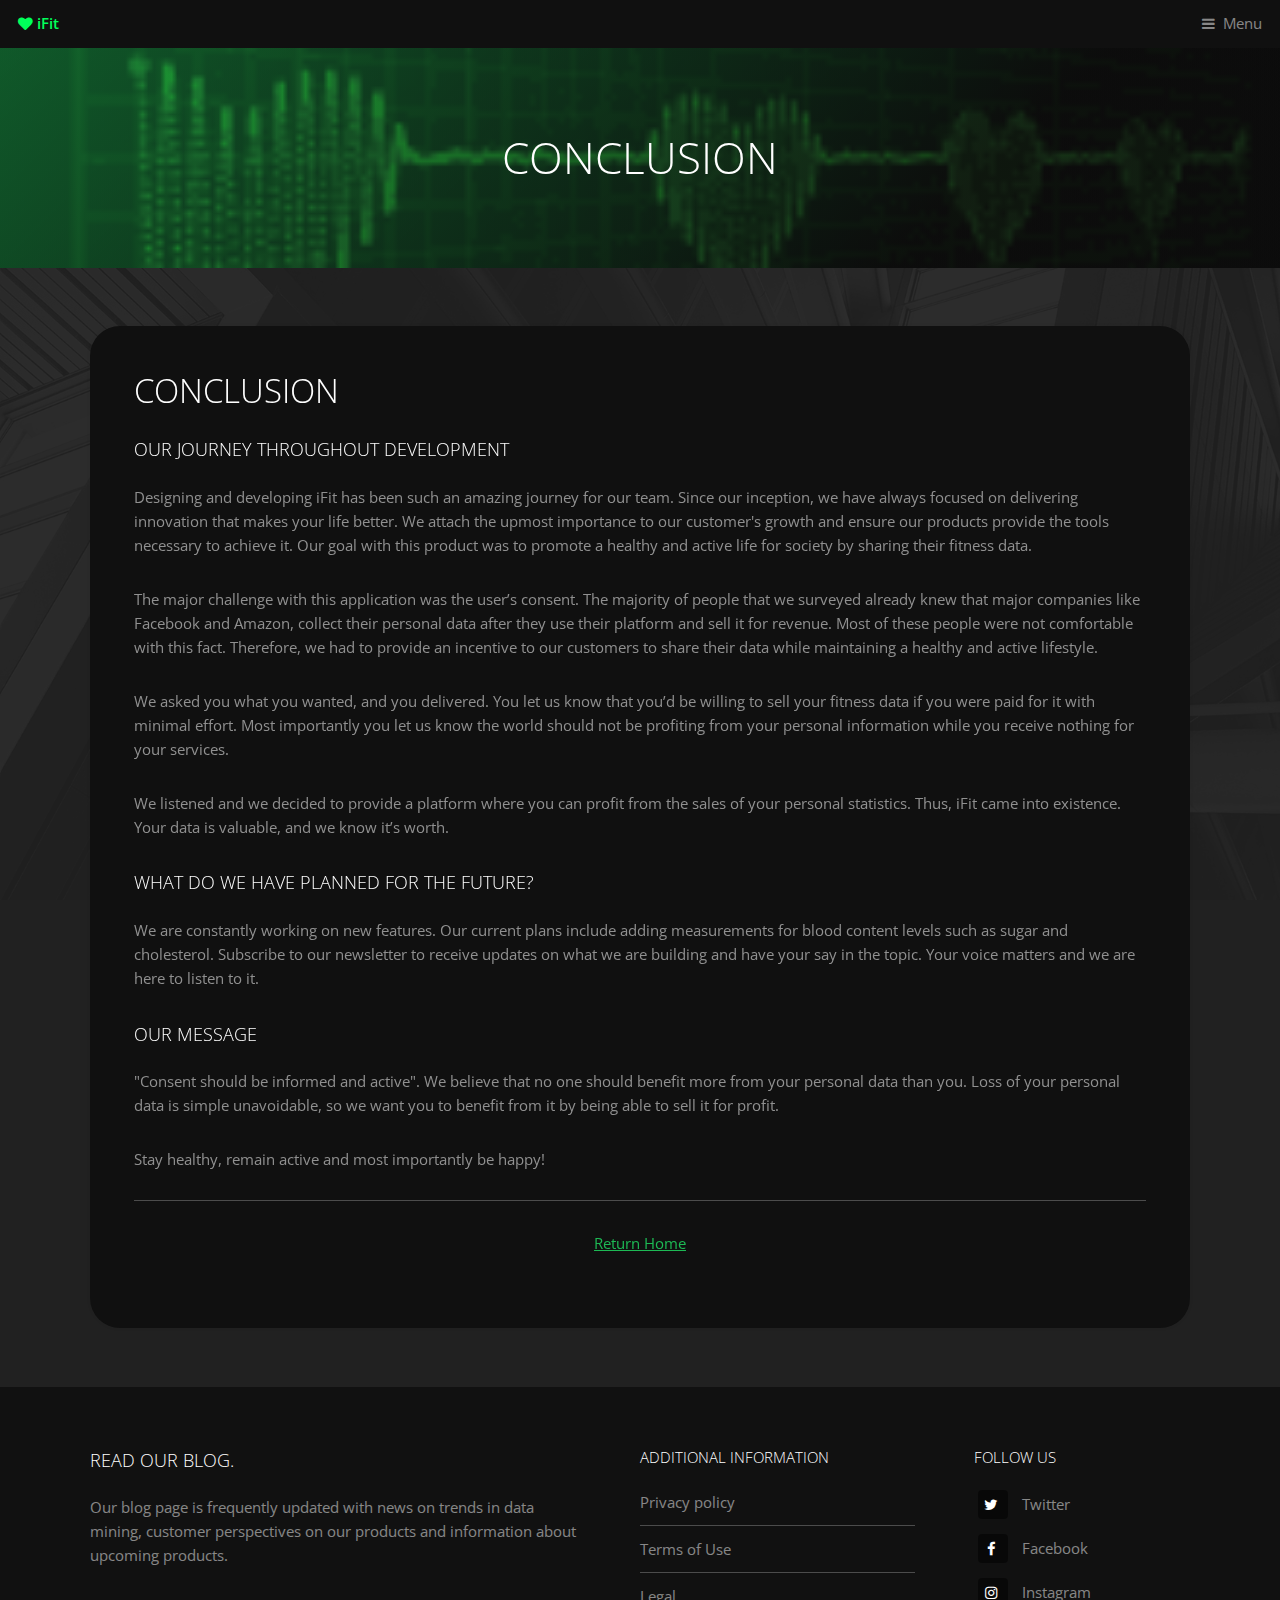
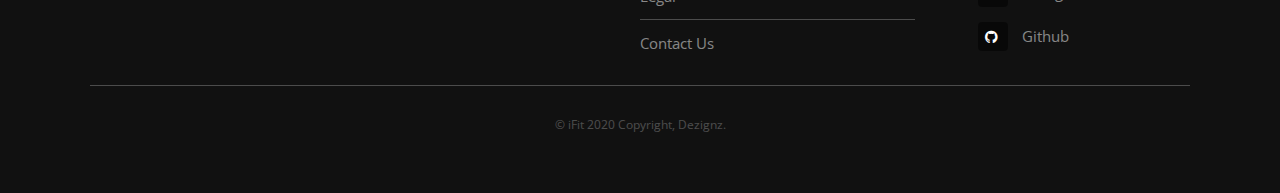
<file: conclusion.html>
<!DOCTYPE HTML>
<!--
	Industrious by TEMPLATED
	templated.co @templatedco
	Released for free under the Creative Commons Attribution 3.0 license (templated.co/license)
-->
<html>
	<head>
		<title>Conclusion</title>
		<meta charset="utf-8" />
		<meta name="viewport" content="width=device-width, initial-scale=1, user-scalable=no" />
		<meta name="description" content="" />
		<meta name="keywords" content="" />
		<link rel="stylesheet" href="assets/css/main.css" />
	</head>
	<body class="is-preload">

		<!-- Header -->
		<header id="header">
			<a class="logo" href="index.html"><i class="icon fa-heart"></i>    iFit</a>
			<nav>
				<a href="#menu">Menu</a>
			</nav>
		</header>

		<!-- Nav -->
		<nav id="menu">
			<ul class="links">
				<li><a href="index.html" class="icon fa-home">   Home</a></li>
				<li><a href="user_personas.html" class="icon fa-user">   User Personas</a></li>
				<li><a href="surveys.html" class="icon fa-pie-chart">   Surveys</a></li>
				<li><a href="user_journey.html" class="icon fa-street-view">   User Journey</a></li>
				<li><a href="user_flowchart.html" class="icon fa-bar-chart">   User Flowchart</a></li>
				<li><a href="sketches.html" class="icon fa-pencil">   Sketches</a></li>
				<li><a href="wireframe.html" class="icon fa-square-o">   Wireframes</a></li>
				<li><a href="visual_research.html" class="icon fa-eye">   Visual Research</a></li>
				<li><a href="final.html" class="icon fa-mobile">   Final Design</a></li>
				<li><a href="conclusion.html" class="icon fa-file">   Conclusion</a></li>
			</ul>
		</nav>

		<!-- Heading -->
			<div id="heading" >
				<h1>Conclusion</h1>
			</div>

		<!-- Main -->
			<section id="main" class="wrapper">
				<div class="inner">
					<div class="content">
						<header>
							<h2>Conclusion</h2>
						</header>
						<h3>Our journey throughout development</h3>
						<p>
							Designing and developing iFit has been such an amazing journey for our team. Since our inception, 
							we have always focused on delivering innovation that makes your life better. We attach the upmost 
							importance to our customer's growth and ensure our products provide the tools necessary to achieve it. 
							Our goal with this product was to promote a healthy and active life for society by sharing their fitness data.
						</p> </n>
						<p>
							The major challenge with this application was the user’s consent. The majority of people that we surveyed 
							already knew that major companies like Facebook and Amazon, collect their personal data after they use their 
							platform and sell it for revenue.  Most of these people were not comfortable with this fact. Therefore, we 
							had to provide an incentive to our customers to share their data while maintaining a healthy and active lifestyle.
						</p> </n>
						<p>
							We asked you what you wanted, and you delivered. You let us know that you’d be willing to sell your fitness data 
							if you were paid for it with minimal effort. Most importantly you let us know the world should not be profiting 
							from your personal information while you receive nothing for your services.
						</p> </n>
						<p>
							We listened and we decided to provide a platform where you can profit from the sales of your personal statistics. 
							Thus, iFit came into existence. Your data is valuable, and we know it’s worth.
						</p>
						<h3>What do we have planned for the future?</h3>
						<p>
							We are constantly working on new features. Our current plans include adding measurements for blood content levels 
							such as sugar and cholesterol. Subscribe to our newsletter to receive updates on what we are building and have 
							your say in the topic. Your voice matters and we are here to listen to it.
						</p>
						<h3>Our Message</h3>
						<p>
							"Consent should be informed and active". We believe that no one should benefit more from your personal data than you.
							Loss of your personal data is simple unavoidable, so we want you to benefit from it by being able to sell it for profit.
						</p> </n>
						
						<p> Stay healthy, remain active and most importantly be happy!</p>
						<hr />
						<p style="text-align: center;"><a href="index.html"> Return Home</a></p>
					</div>
				</div>
			</section>

		<!-- Footer -->
			<footer id="footer">
				<div class="inner">
					<div class="content">
						<section>
							<h3>Read our blog.</h3>
							<p>
								Our blog page is frequently updated with news on trends in data mining, customer perspectives on our products and information about upcoming products.
							</p>
						</section>
						<section>
							<h4>Additional Information</h4>
							<ul class="alt">
								<li><a href="#">Privacy policy</a></li>
								<li><a href="#">Terms of Use</a></li>
								<li><a href="#">Legal</a></li>
								<li><a href="#">Contact Us</a></li>
							</ul>
						</section>
						<section>
							<h4>Follow Us</h4>
							<ul class="plain">
								<li><a href="#"><i class="icon fa-twitter">&nbsp;</i>Twitter</a></li>
								<li><a href="#"><i class="icon fa-facebook">&nbsp;</i>Facebook</a></li>
								<li><a href="#"><i class="icon fa-instagram">&nbsp;</i>Instagram</a></li>
								<li><a href="#"><i class="icon fa-github">&nbsp;</i>Github</a></li>
							</ul>
						</section>
					</div>
					<div class="copyright">
						&copy; iFit 2020 Copyright, Dezignz.
					</div>
				</div>
			</footer>

		<!-- Scripts -->
			<script src="assets/js/jquery.min.js"></script>
			<script src="assets/js/browser.min.js"></script>
			<script src="assets/js/breakpoints.min.js"></script>
			<script src="assets/js/util.js"></script>
			<script src="assets/js/main.js"></script>

	</body>
</html>
</file>
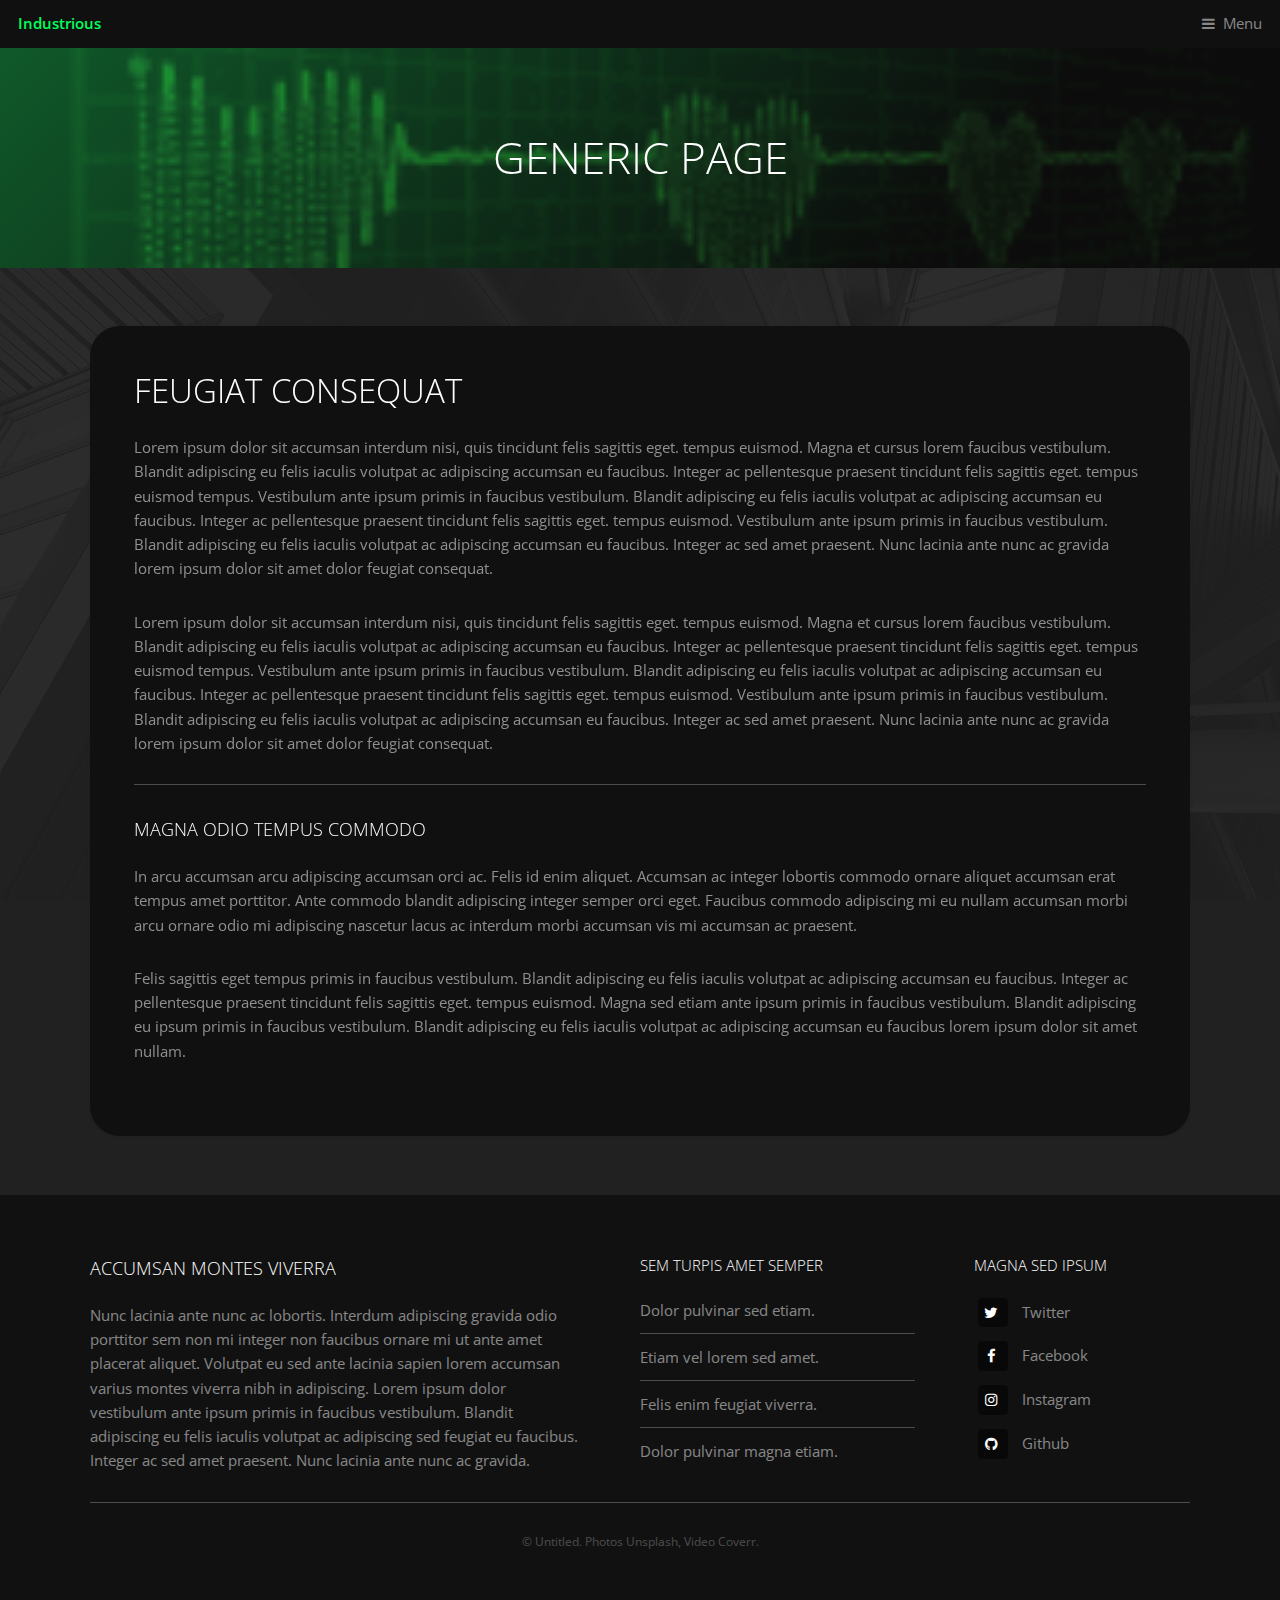
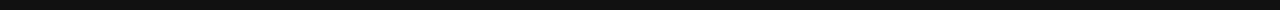
<file: generic.html>
<!DOCTYPE HTML>
<!--
	Industrious by TEMPLATED
	templated.co @templatedco
	Released for free under the Creative Commons Attribution 3.0 license (templated.co/license)
-->
<html>
	<head>
		<title>Generic Page - Industrious by TEMPLATED</title>
		<meta charset="utf-8" />
		<meta name="viewport" content="width=device-width, initial-scale=1, user-scalable=no" />
		<meta name="description" content="" />
		<meta name="keywords" content="" />
		<link rel="stylesheet" href="assets/css/main.css" />
	</head>
	<body class="is-preload">

		<!-- Header -->
			<header id="header">
				<a class="logo" href="index.html">Industrious</a>
				<nav>
					<a href="#menu">Menu</a>
				</nav>
			</header>

		<!-- Nav -->
			<nav id="menu">
				<ul class="links">
					<li><a href="index.html">Home</a></li>
					<li><a href="elements.html">Elements</a></li>
					<li><a href="generic.html">Generic</a></li>
				</ul>
			</nav>

		<!-- Heading -->
			<div id="heading" >
				<h1>Generic Page</h1>
			</div>

		<!-- Main -->
			<section id="main" class="wrapper">
				<div class="inner">
					<div class="content">
						<header>
							<h2>Feugiat consequat</h2>
						</header>
						<p>Lorem ipsum dolor sit accumsan interdum nisi, quis tincidunt felis sagittis eget. tempus euismod. Magna et cursus lorem faucibus vestibulum. Blandit adipiscing eu felis iaculis volutpat ac adipiscing accumsan eu faucibus. Integer ac pellentesque praesent tincidunt felis sagittis eget. tempus euismod tempus. Vestibulum ante ipsum primis in faucibus vestibulum. Blandit adipiscing eu felis iaculis volutpat ac adipiscing accumsan eu faucibus. Integer ac pellentesque praesent tincidunt felis sagittis eget. tempus euismod. Vestibulum ante ipsum primis in faucibus vestibulum. Blandit adipiscing eu felis iaculis volutpat ac adipiscing accumsan eu faucibus. Integer ac sed amet praesent. Nunc lacinia ante nunc ac gravida lorem ipsum dolor sit amet dolor feugiat consequat. </p>
						<p>Lorem ipsum dolor sit accumsan interdum nisi, quis tincidunt felis sagittis eget. tempus euismod. Magna et cursus lorem faucibus vestibulum. Blandit adipiscing eu felis iaculis volutpat ac adipiscing accumsan eu faucibus. Integer ac pellentesque praesent tincidunt felis sagittis eget. tempus euismod tempus. Vestibulum ante ipsum primis in faucibus vestibulum. Blandit adipiscing eu felis iaculis volutpat ac adipiscing accumsan eu faucibus. Integer ac pellentesque praesent tincidunt felis sagittis eget. tempus euismod. Vestibulum ante ipsum primis in faucibus vestibulum. Blandit adipiscing eu felis iaculis volutpat ac adipiscing accumsan eu faucibus. Integer ac sed amet praesent. Nunc lacinia ante nunc ac gravida lorem ipsum dolor sit amet dolor feugiat consequat. </p>
						<hr />
						<h3>Magna odio tempus commodo</h3>
						<p>In arcu accumsan arcu adipiscing accumsan orci ac. Felis id enim aliquet. Accumsan ac integer lobortis commodo ornare aliquet accumsan erat tempus amet porttitor. Ante commodo blandit adipiscing integer semper orci eget. Faucibus commodo adipiscing mi eu nullam accumsan morbi arcu ornare odio mi adipiscing nascetur lacus ac interdum morbi accumsan vis mi accumsan ac praesent.</p>
						<p>Felis sagittis eget tempus primis in faucibus vestibulum. Blandit adipiscing eu felis iaculis volutpat ac adipiscing accumsan eu faucibus. Integer ac pellentesque praesent tincidunt felis sagittis eget. tempus euismod. Magna sed etiam ante ipsum primis in faucibus vestibulum. Blandit adipiscing eu ipsum primis in faucibus vestibulum. Blandit adipiscing eu felis iaculis volutpat ac adipiscing accumsan eu faucibus lorem ipsum dolor sit amet nullam.</p>
					</div>
				</div>
			</section>

		<!-- Footer -->
			<footer id="footer">
				<div class="inner">
					<div class="content">
						<section>
							<h3>Accumsan montes viverra</h3>
							<p>Nunc lacinia ante nunc ac lobortis. Interdum adipiscing gravida odio porttitor sem non mi integer non faucibus ornare mi ut ante amet placerat aliquet. Volutpat eu sed ante lacinia sapien lorem accumsan varius montes viverra nibh in adipiscing. Lorem ipsum dolor vestibulum ante ipsum primis in faucibus vestibulum. Blandit adipiscing eu felis iaculis volutpat ac adipiscing sed feugiat eu faucibus. Integer ac sed amet praesent. Nunc lacinia ante nunc ac gravida.</p>
						</section>
						<section>
							<h4>Sem turpis amet semper</h4>
							<ul class="alt">
								<li><a href="#">Dolor pulvinar sed etiam.</a></li>
								<li><a href="#">Etiam vel lorem sed amet.</a></li>
								<li><a href="#">Felis enim feugiat viverra.</a></li>
								<li><a href="#">Dolor pulvinar magna etiam.</a></li>
							</ul>
						</section>
						<section>
							<h4>Magna sed ipsum</h4>
							<ul class="plain">
								<li><a href="#"><i class="icon fa-twitter">&nbsp;</i>Twitter</a></li>
								<li><a href="#"><i class="icon fa-facebook">&nbsp;</i>Facebook</a></li>
								<li><a href="#"><i class="icon fa-instagram">&nbsp;</i>Instagram</a></li>
								<li><a href="#"><i class="icon fa-github">&nbsp;</i>Github</a></li>
							</ul>
						</section>
					</div>
					<div class="copyright">
						&copy; Untitled. Photos <a href="https://unsplash.co">Unsplash</a>, Video <a href="https://coverr.co">Coverr</a>.
					</div>
				</div>
			</footer>

		<!-- Scripts -->
			<script src="assets/js/jquery.min.js"></script>
			<script src="assets/js/browser.min.js"></script>
			<script src="assets/js/breakpoints.min.js"></script>
			<script src="assets/js/util.js"></script>
			<script src="assets/js/main.js"></script>

	</body>
</html>
</file>
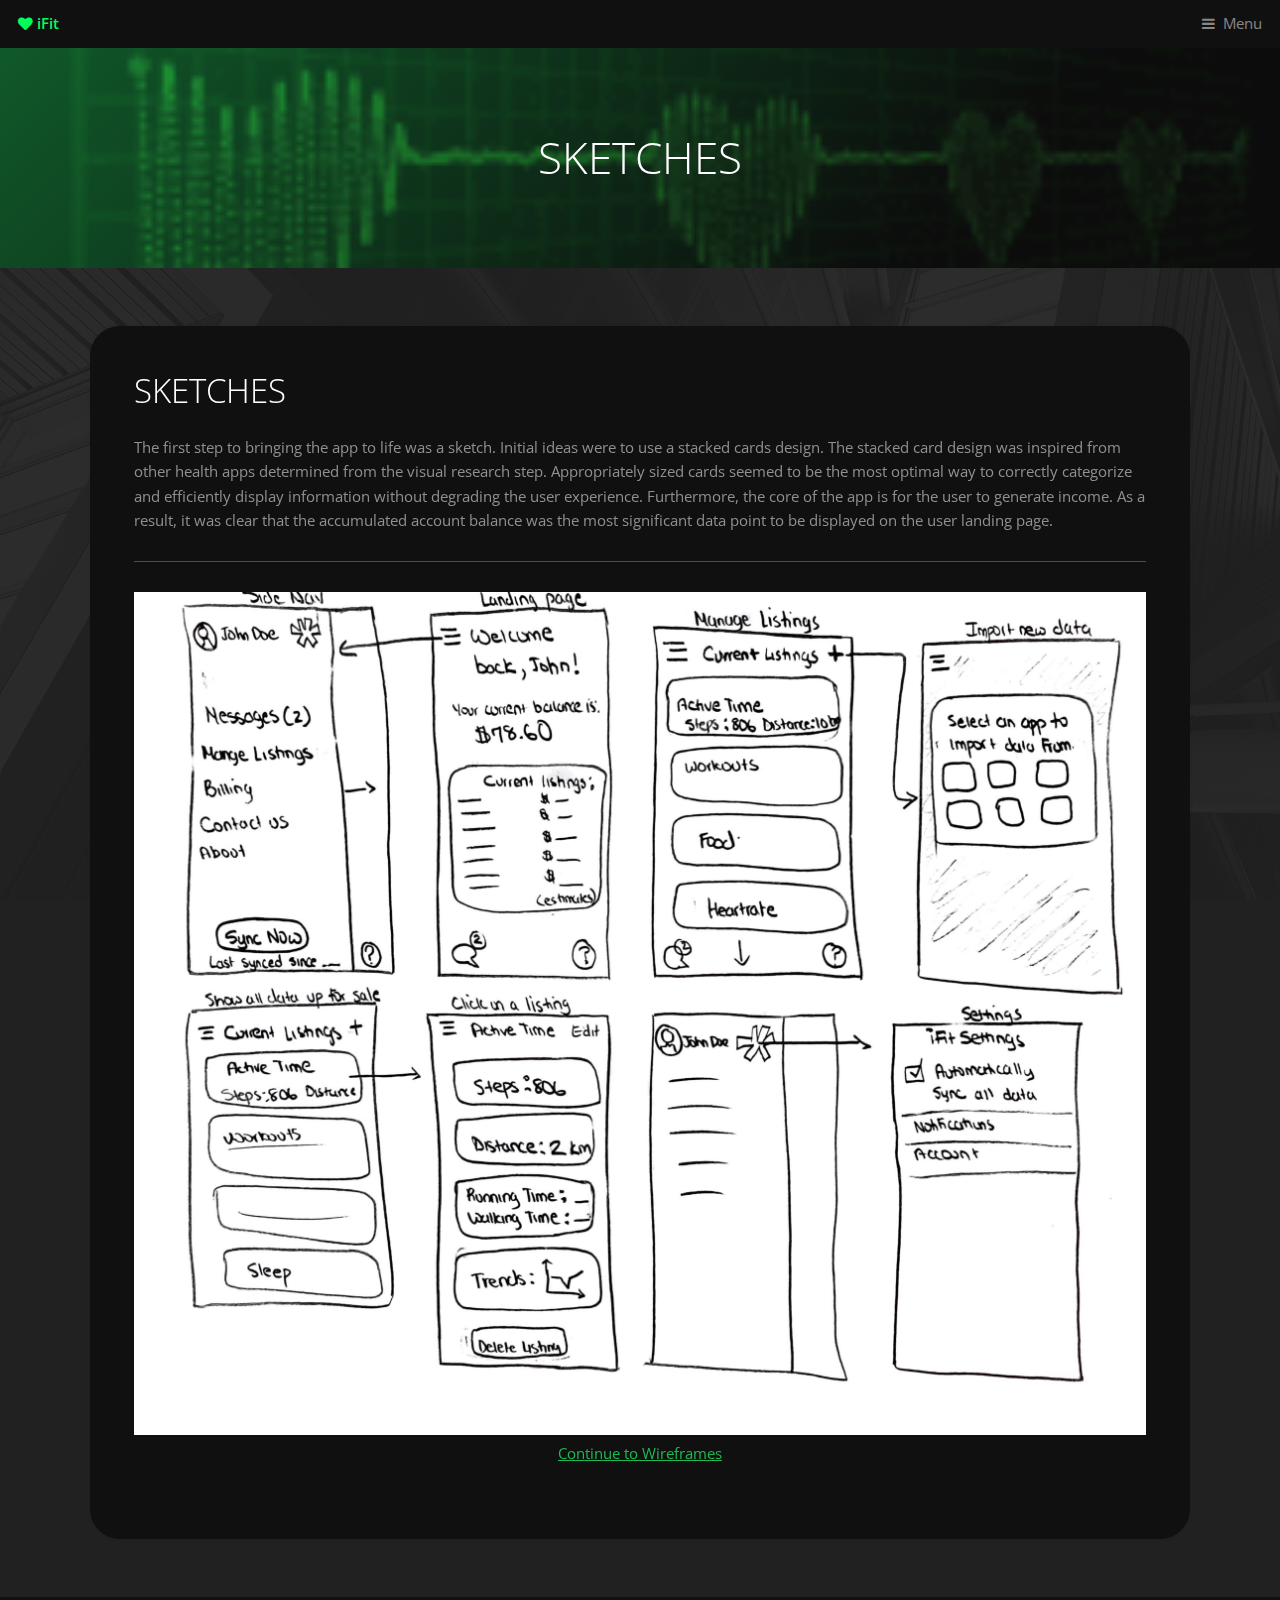
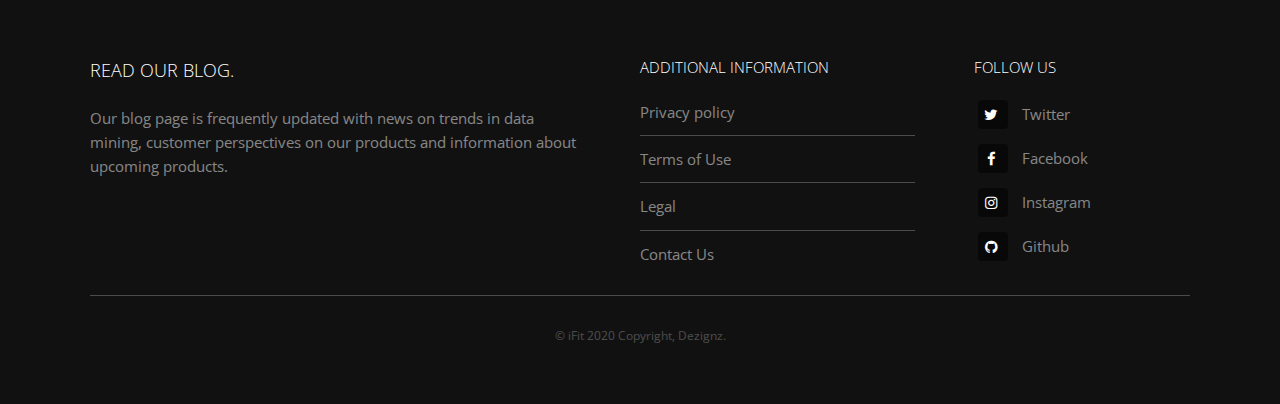
<file: sketches.html>
<!DOCTYPE HTML>
<!--
	Industrious by TEMPLATED
	templated.co @templatedco
	Released for free under the Creative Commons Attribution 3.0 license (templated.co/license)
-->
<html>
	<head>
		<title>Sketches</title>
		<meta charset="utf-8" />
		<meta name="viewport" content="width=device-width, initial-scale=1, user-scalable=no" />
		<meta name="description" content="" />
		<meta name="keywords" content="" />
		<link rel="stylesheet" href="assets/css/main.css" />
	</head>
	<body class="is-preload">

		<!-- Header -->
		<header id="header">
			<a class="logo" href="index.html"><i class="icon fa-heart"></i>    iFit</a>
			<nav>
				<a href="#menu">Menu</a>
			</nav>
		</header>

		<!-- Nav -->
		<nav id="menu">
			<ul class="links">
				<li><a href="index.html" class="icon fa-home">   Home</a></li>
				<li><a href="user_personas.html" class="icon fa-user">   User Personas</a></li>
				<li><a href="surveys.html" class="icon fa-pie-chart">   Surveys</a></li>
				<li><a href="user_journey.html" class="icon fa-street-view">   User Journey</a></li>
				<li><a href="user_flowchart.html" class="icon fa-bar-chart">   User Flowchart</a></li>
				<li><a href="sketches.html" class="icon fa-pencil">   Sketches</a></li>
				<li><a href="wireframe.html" class="icon fa-square-o">   Wireframes</a></li>
				<li><a href="visual_research.html" class="icon fa-eye">   Visual Research</a></li>
				<li><a href="final.html" class="icon fa-mobile">   Final Design</a></li>
				<li><a href="conclusion.html" class="icon fa-file">   Conclusion</a></li>
			</ul>
		</nav>

		<!-- Heading -->
			<div id="heading" >
				<h1>Sketches</h1>
			</div>

		<!-- Main -->
			<section id="main" class="wrapper">
				<div class="inner">
					<div class="content">
						<header>
							<h2>Sketches</h2>
						</header>
						<p>The first step to bringing the app to life was a sketch. Initial ideas were to use a stacked cards design. The stacked
							card design was inspired from other health apps determined from the visual research step. Appropriately sized cards seemed to be the most optimal
							way to correctly categorize and efficiently display information without degrading the user experience. Furthermore, the core of the app is for the user to generate income. As a result, it was clear
							that the accumulated account balance was the most significant data point to be displayed on the user landing page.
						</p>
						
						<hr />
						<div>
							<img class="sketch_img" src="images/sketch-1.png" alt="" />
						</div>
						<p style="text-align: center;"><a href="wireframe.html"> Continue to Wireframes</a></p>
					</div>
				</div>
			</section>

		<!-- Footer -->
			<footer id="footer">
				<div class="inner">
					<div class="content">
						<section>
							<h3>Read our blog.</h3>
							<p>Our blog page is frequently updated with news on trends in data mining, customer perspectives on our products and information about upcoming products.</p>
						</section>
						<section>
							<h4>Additional Information</h4>
							<ul class="alt">
								<li><a href="#">Privacy policy</a></li>
								<li><a href="#">Terms of Use</a></li>
								<li><a href="#">Legal</a></li>
								<li><a href="#">Contact Us</a></li>
							</ul>
						</section>
						<section>
							<h4>Follow Us</h4>
							<ul class="plain">
								<li><a href="#"><i class="icon fa-twitter">&nbsp;</i>Twitter</a></li>
								<li><a href="#"><i class="icon fa-facebook">&nbsp;</i>Facebook</a></li>
								<li><a href="#"><i class="icon fa-instagram">&nbsp;</i>Instagram</a></li>
								<li><a href="#"><i class="icon fa-github">&nbsp;</i>Github</a></li>
							</ul>
						</section>
					</div>
					<div class="copyright">
						&copy; iFit 2020 Copyright, Dezignz.
					</div>
				</div>
			</footer>

		<!-- Scripts -->
			<script src="assets/js/jquery.min.js"></script>
			<script src="assets/js/browser.min.js"></script>
			<script src="assets/js/breakpoints.min.js"></script>
			<script src="assets/js/util.js"></script>
			<script src="assets/js/main.js"></script>

	</body>
</html>
</file>
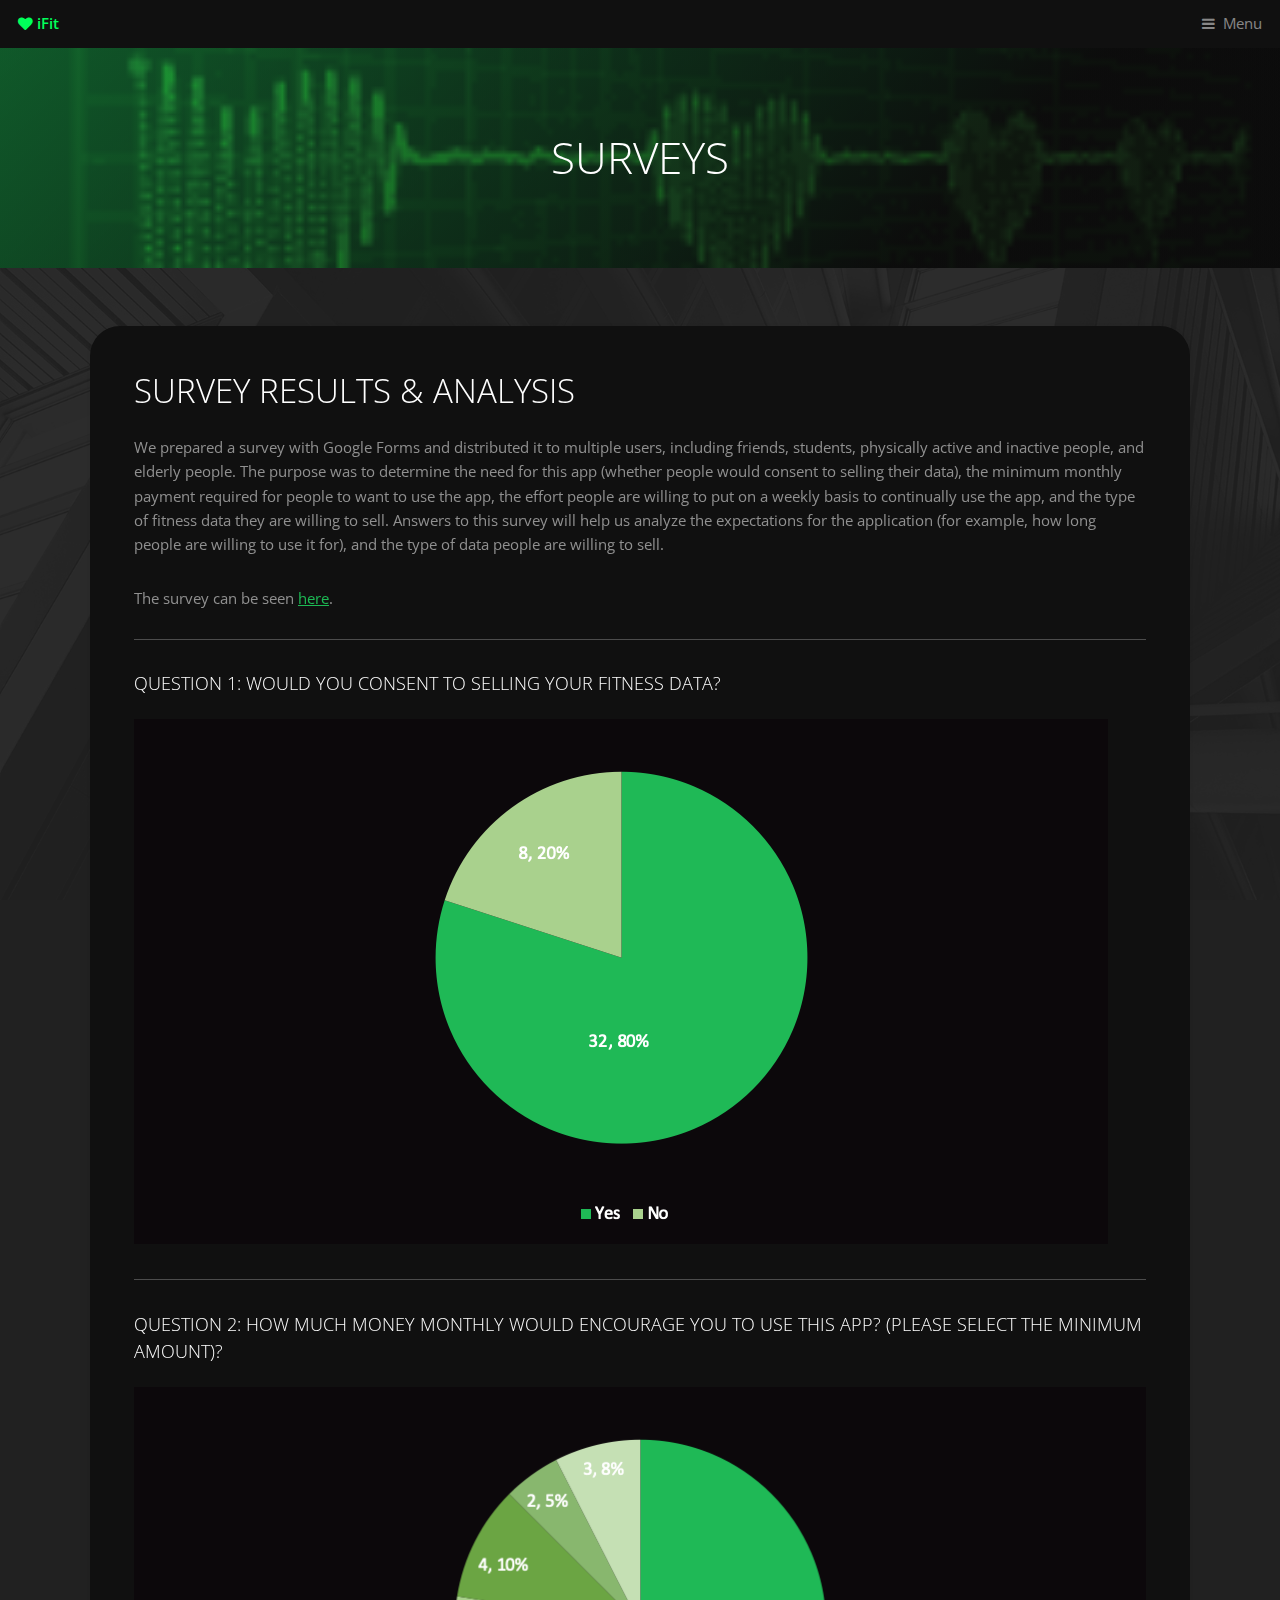
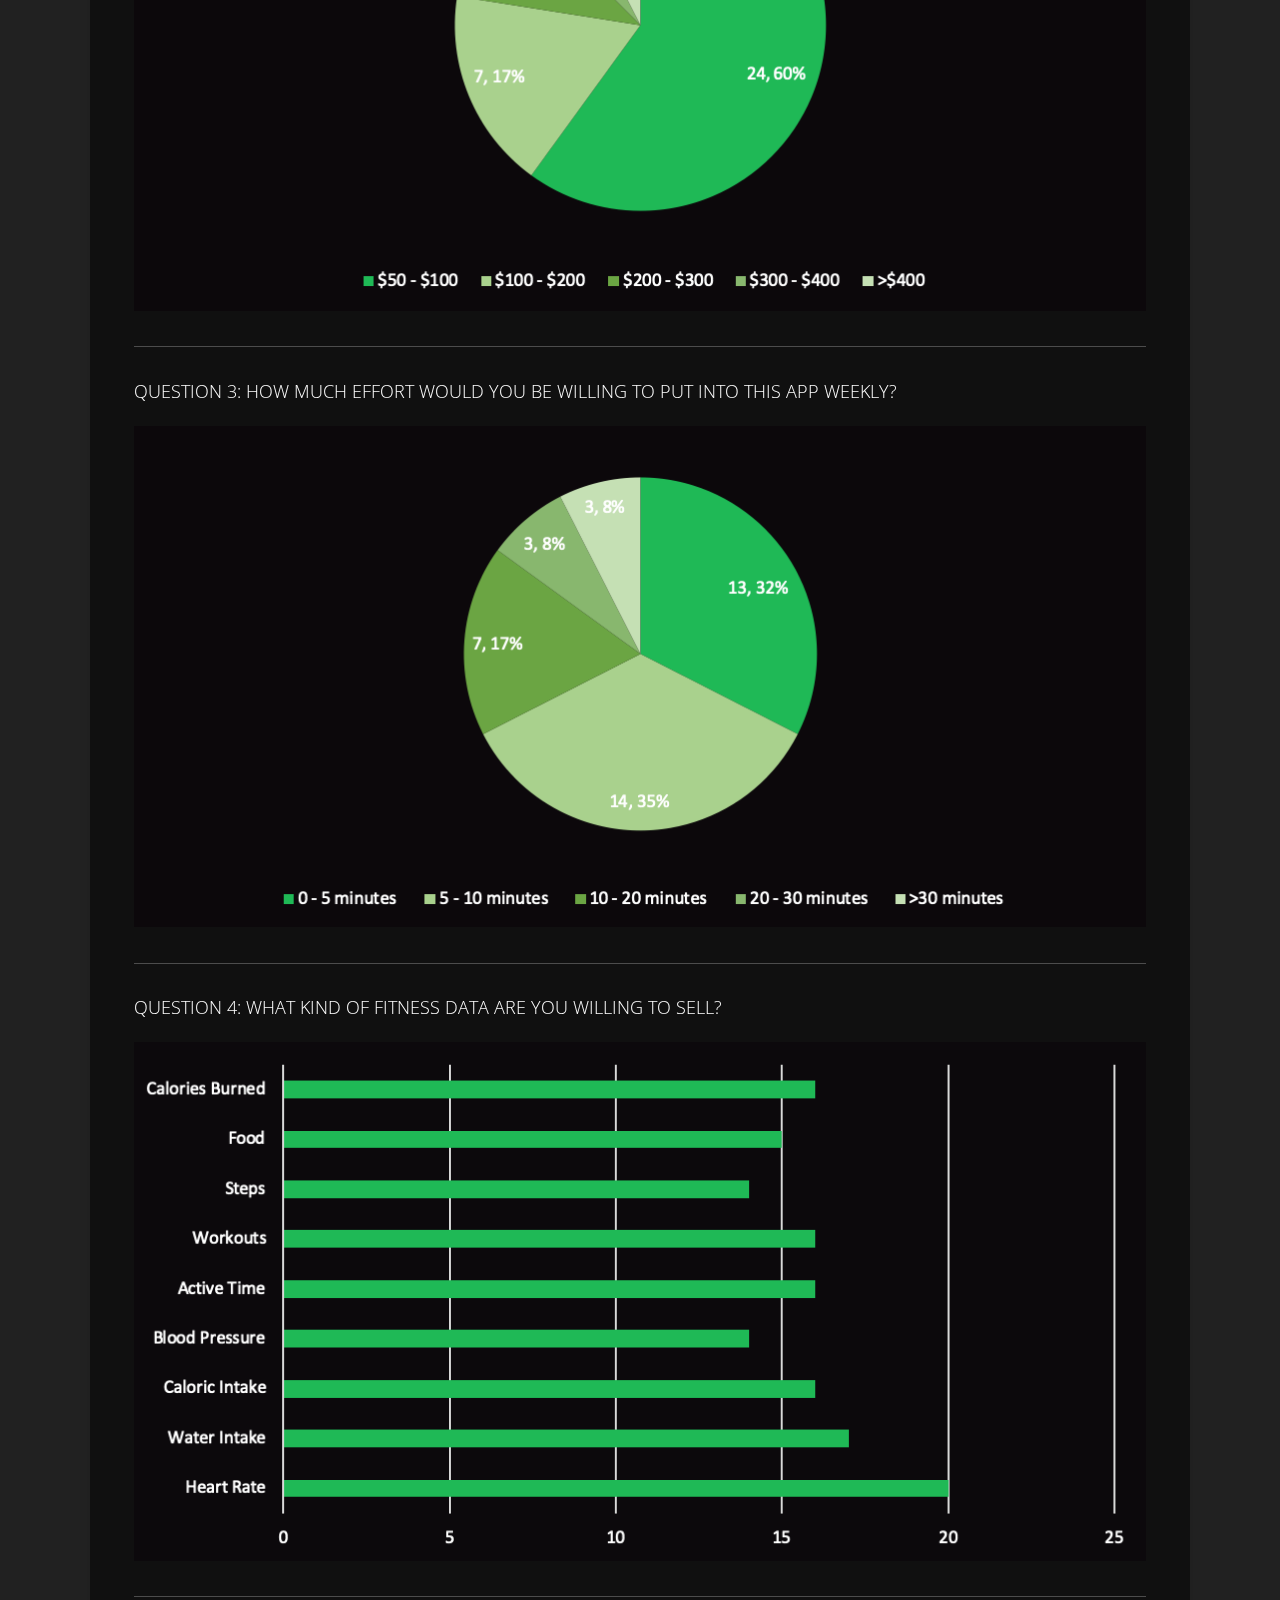
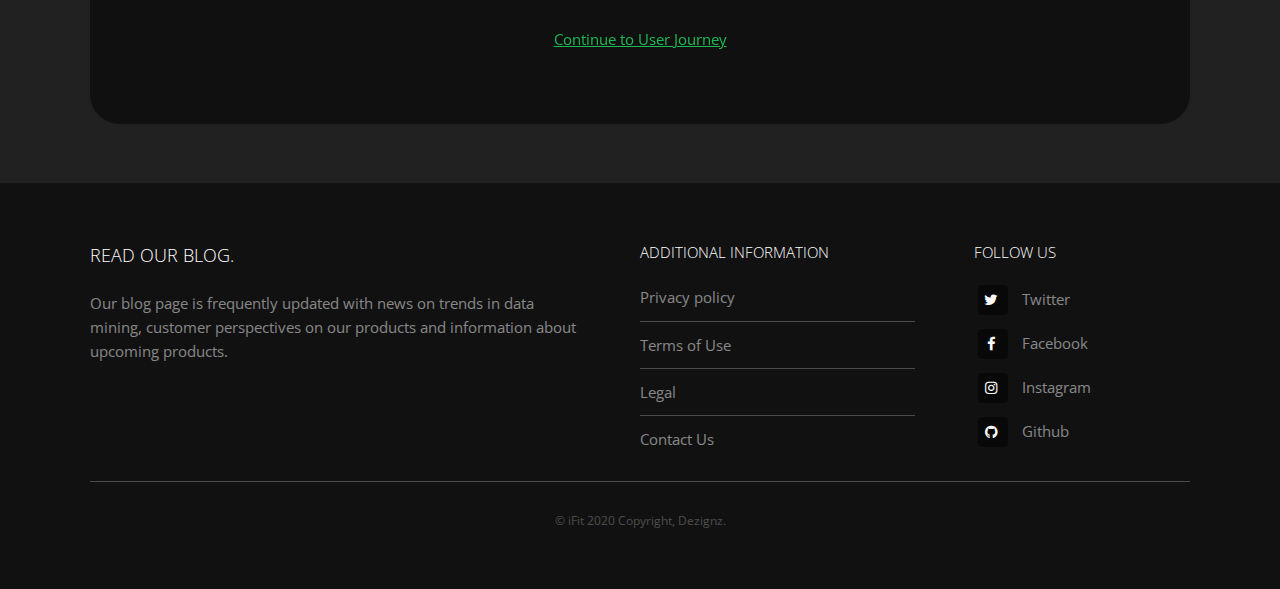
<file: surveys.html>
<!DOCTYPE HTML>
<!--
	Industrious by TEMPLATED
	templated.co @templatedco
	Released for free under the Creative Commons Attribution 3.0 license (templated.co/license)
-->
<html>
	<head>
		<title>Surveys</title>
		<meta charset="utf-8" />
		<meta name="viewport" content="width=device-width, initial-scale=1, user-scalable=no" />
		<meta name="description" content="" />
		<meta name="keywords" content="" />
		<link rel="stylesheet" href="assets/css/main.css" />
	</head>
	<body class="is-preload">

		<!-- Header -->
		<header id="header">
			<a class="logo" href="index.html"><i class="icon fa-heart"></i>    iFit</a>
			<nav>
				<a href="#menu">Menu</a>
			</nav>
		</header>

		<!-- Nav -->
		<nav id="menu">
			<ul class="links">
				<li><a href="index.html" class="icon fa-home">   Home</a></li>
				<li><a href="user_personas.html" class="icon fa-user">   User Personas</a></li>
				<li><a href="surveys.html" class="icon fa-pie-chart">   Surveys</a></li>
				<li><a href="user_journey.html" class="icon fa-street-view">   User Journey</a></li>
				<li><a href="user_flowchart.html" class="icon fa-bar-chart">   User Flowchart</a></li>
				<li><a href="sketches.html" class="icon fa-pencil">   Sketches</a></li>
				<li><a href="wireframe.html" class="icon fa-square-o">   Wireframes</a></li>
				<li><a href="visual_research.html" class="icon fa-eye">   Visual Research</a></li>
				<li><a href="final.html" class="icon fa-mobile">   Final Design</a></li>
				<li><a href="conclusion.html" class="icon fa-file">   Conclusion</a></li>
			</ul>
		</nav>

		<!-- Heading -->
			<div id="heading" >
				<h1>Surveys</h1>
			</div>

		<!-- Main -->
			<section id="main" class="wrapper">
				<div class="inner">
					<div class="content">
						<header>
							<h2>Survey Results & Analysis</h2>
						</header>
						<p>We prepared a survey with Google Forms and distributed it to multiple users, 
							including friends, students, physically active and inactive people, and elderly 
							people. The purpose was to determine the need for this app (whether people would
							 consent to selling their data), the minimum monthly payment required for people
							  to want to use the app, the effort people are willing to put on a weekly basis
							   to continually use the app, and the type of fitness data they are willing to sell. 
							   Answers to this survey will help us analyze the expectations for the application 
							   (for example, how long people are willing to use it for), and the type of data people 
							   are willing to sell.</p>
						<p>The survey can be seen 
							<a href="https://docs.google.com/forms/d/1-vrYRLugKP_QjTC05ahhqZpP-nfQa2IZWJkjfCVqx1c/edit#responses" target="_blank">
								here</a>.</p>
						<hr />
						<h3>Question 1: Would you consent to selling your fitness data?</h3>
							<div>
								<img class="persona_img" src="images/Survey/q1.png" alt="" />
							</div>
						<hr />
						<h3>Question 2: How much money monthly would encourage you to use this app? (Please select the minimum amount)?</h3>
							<div>
								<img class="persona_img" src="images/Survey/q2.png" alt="" />
							</div>
						<hr />
						<h3>Question 3: How much effort would you be willing to put into this app weekly?</h3>
						<div>
							<img class="persona_img" src="images/Survey/q3.png" alt="" />
						</div>
						<hr />
						<h3>Question 4: What kind of fitness data are you willing to sell?</h3>
						<div>
							<img class="persona_img" src="images/Survey/q4.png" alt="" />
						</div>
						<hr />
						<p style="text-align: center;"><a href="user_journey.html"> Continue to User Journey</a></p>
					</div>
				</div>
			</section>

		<!-- Footer -->
			<footer id="footer">
				<div class="inner">
					<div class="content">
						<section>
							<h3>Read our blog.</h3>
							<p>Our blog page is frequently updated with news on trends in data mining, customer perspectives on our products and information about upcoming products.</p>
						</section>
						<section>
							<h4>Additional Information</h4>
							<ul class="alt">
								<li><a href="#">Privacy policy</a></li>
								<li><a href="#">Terms of Use</a></li>
								<li><a href="#">Legal</a></li>
								<li><a href="#">Contact Us</a></li>
							</ul>
						</section>
						<section>
							<h4>Follow Us</h4>
							<ul class="plain">
								<li><a href="#"><i class="icon fa-twitter">&nbsp;</i>Twitter</a></li>
								<li><a href="#"><i class="icon fa-facebook">&nbsp;</i>Facebook</a></li>
								<li><a href="#"><i class="icon fa-instagram">&nbsp;</i>Instagram</a></li>
								<li><a href="#"><i class="icon fa-github">&nbsp;</i>Github</a></li>
							</ul>
						</section>
					</div>
					<div class="copyright">
						&copy; iFit 2020 Copyright, Dezignz.
					</div>
				</div>
			</footer>

		<!-- Scripts -->
			<script src="assets/js/jquery.min.js"></script>
			<script src="assets/js/browser.min.js"></script>
			<script src="assets/js/breakpoints.min.js"></script>
			<script src="assets/js/util.js"></script>
			<script src="assets/js/main.js"></script>

	</body>
</html>
</file>
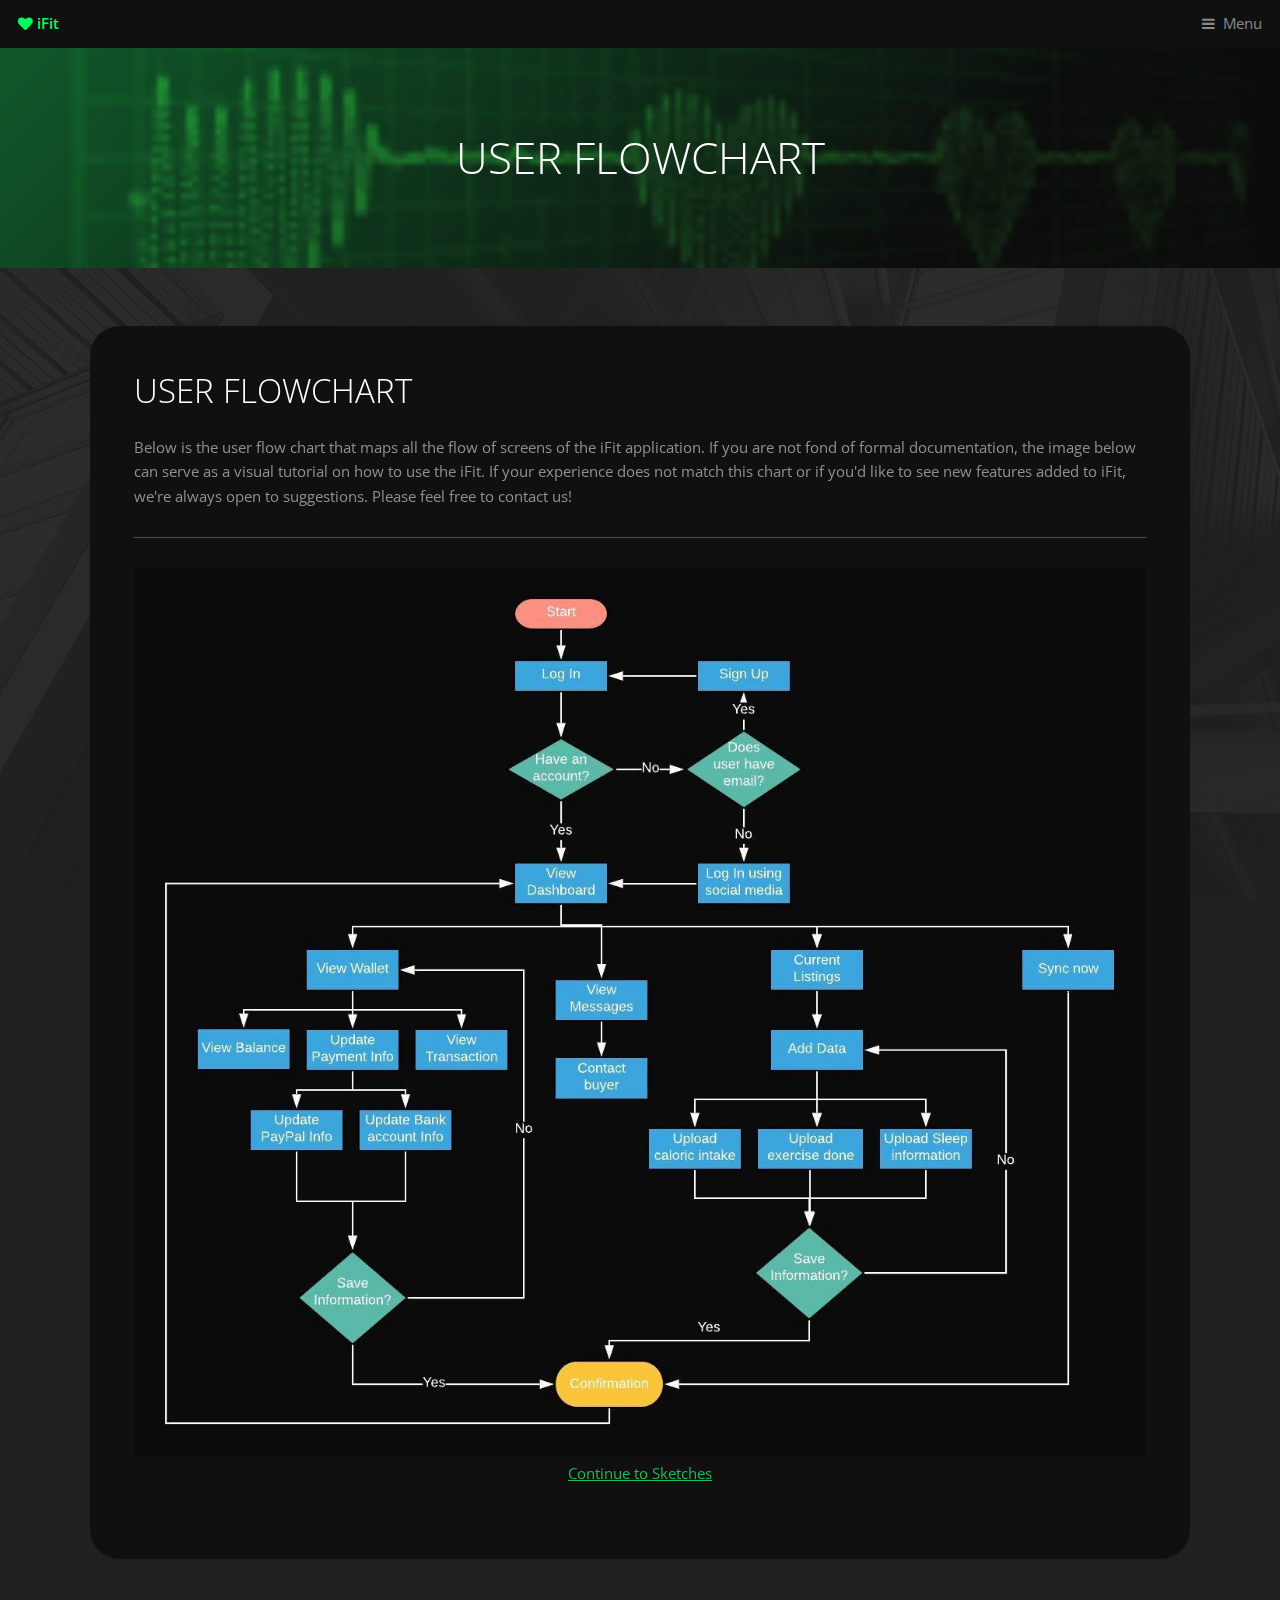
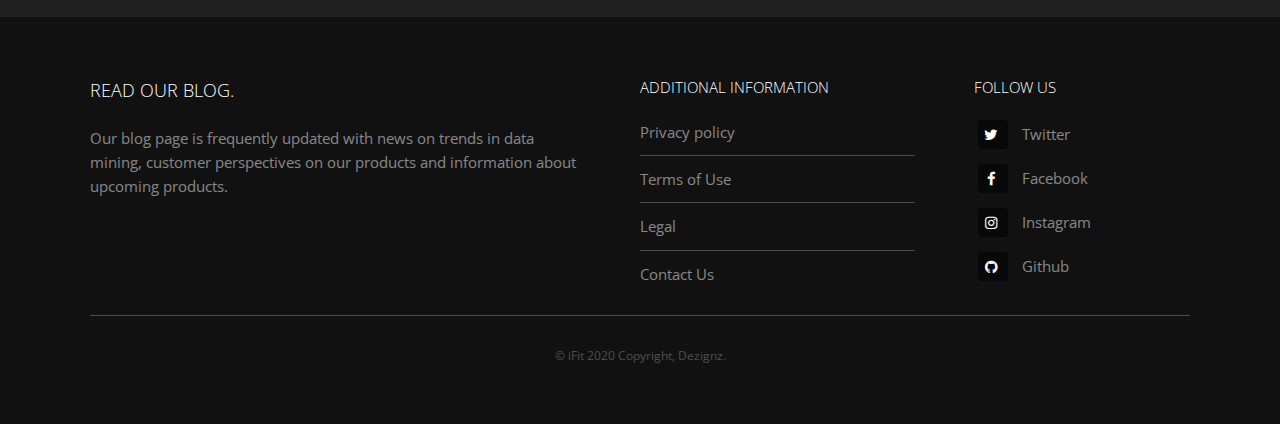
<file: user_flowchart.html>
<!DOCTYPE HTML>
<!--
	Industrious by TEMPLATED
	templated.co @templatedco
	Released for free under the Creative Commons Attribution 3.0 license (templated.co/license)
-->
<html>
	<head>
		<title>User Flowchart</title>
		<meta charset="utf-8" />
		<meta name="viewport" content="width=device-width, initial-scale=1, user-scalable=no" />
		<meta name="description" content="" />
		<meta name="keywords" content="" />
		<link rel="stylesheet" href="assets/css/main.css" />
	</head>
	<body class="is-preload">

		<!-- Header -->
		<header id="header">
			<a class="logo" href="index.html"><i class="icon fa-heart"></i>    iFit</a>
			<nav>
				<a href="#menu">Menu</a>
			</nav>
		</header>

		<!-- Nav -->
		<nav id="menu">
			<ul class="links">
				<li><a href="index.html" class="icon fa-home">   Home</a></li>
				<li><a href="user_personas.html" class="icon fa-user">   User Personas</a></li>
				<li><a href="surveys.html" class="icon fa-pie-chart">   Surveys</a></li>
				<li><a href="user_journey.html" class="icon fa-street-view">   User Journey</a></li>
				<li><a href="user_flowchart.html" class="icon fa-bar-chart">   User Flowchart</a></li>
				<li><a href="sketches.html" class="icon fa-pencil">   Sketches</a></li>
				<li><a href="wireframe.html" class="icon fa-square-o">   Wireframes</a></li>
				<li><a href="visual_research.html" class="icon fa-eye">   Visual Research</a></li>
				<li><a href="final.html" class="icon fa-mobile">   Final Design</a></li>
				<li><a href="conclusion.html" class="icon fa-file">   Conclusion</a></li>
			</ul>
		</nav>

		<!-- Heading -->
			<div id="heading" >
				<h1>User Flowchart</h1>
			</div>

		<!-- Main -->
			<section id="main" class="wrapper">
				<div class="inner">
					<div class="content">
						<header>
							<h2>User Flowchart</h2>
						</header>
						<p>
							Below is the user flow chart that maps all the flow of screens of the iFit application. If you are not fond of
							formal documentation, the image below can serve as a visual tutorial on how to use the iFit. If your experience 
							does not match this chart or if you'd like to see new features added to iFit, we're always open to suggestions.
							Please feel free to contact us!
						</p>
						<hr />
						<div>
							<img class="persona_img" src="images/flowchart.jpg" alt="" />
						</div>
						<p style="text-align: center;"><a href="sketches.html"> Continue to Sketches</a></p>
					</div>
				</div>
			</section>

		<!-- Footer -->
			<footer id="footer">
				<div class="inner">
					<div class="content">
						<section>
							<h3>Read our blog.</h3>
							<p>Our blog page is frequently updated with news on trends in data mining, customer perspectives on our products and information about upcoming products.</p>
						</section>
						<section>
							<h4>Additional Information</h4>
							<ul class="alt">
								<li><a href="#">Privacy policy</a></li>
								<li><a href="#">Terms of Use</a></li>
								<li><a href="#">Legal</a></li>
								<li><a href="#">Contact Us</a></li>
							</ul>
						</section>
						<section>
							<h4>Follow Us</h4>
							<ul class="plain">
								<li><a href="#"><i class="icon fa-twitter">&nbsp;</i>Twitter</a></li>
								<li><a href="#"><i class="icon fa-facebook">&nbsp;</i>Facebook</a></li>
								<li><a href="#"><i class="icon fa-instagram">&nbsp;</i>Instagram</a></li>
								<li><a href="#"><i class="icon fa-github">&nbsp;</i>Github</a></li>
							</ul>
						</section>
					</div>
					<div class="copyright">
						&copy; iFit 2020 Copyright, Dezignz.
					</div>
				</div>
			</footer>

		<!-- Scripts -->
			<script src="assets/js/jquery.min.js"></script>
			<script src="assets/js/browser.min.js"></script>
			<script src="assets/js/breakpoints.min.js"></script>
			<script src="assets/js/util.js"></script>
			<script src="assets/js/main.js"></script>

	</body>
</html>
</file>
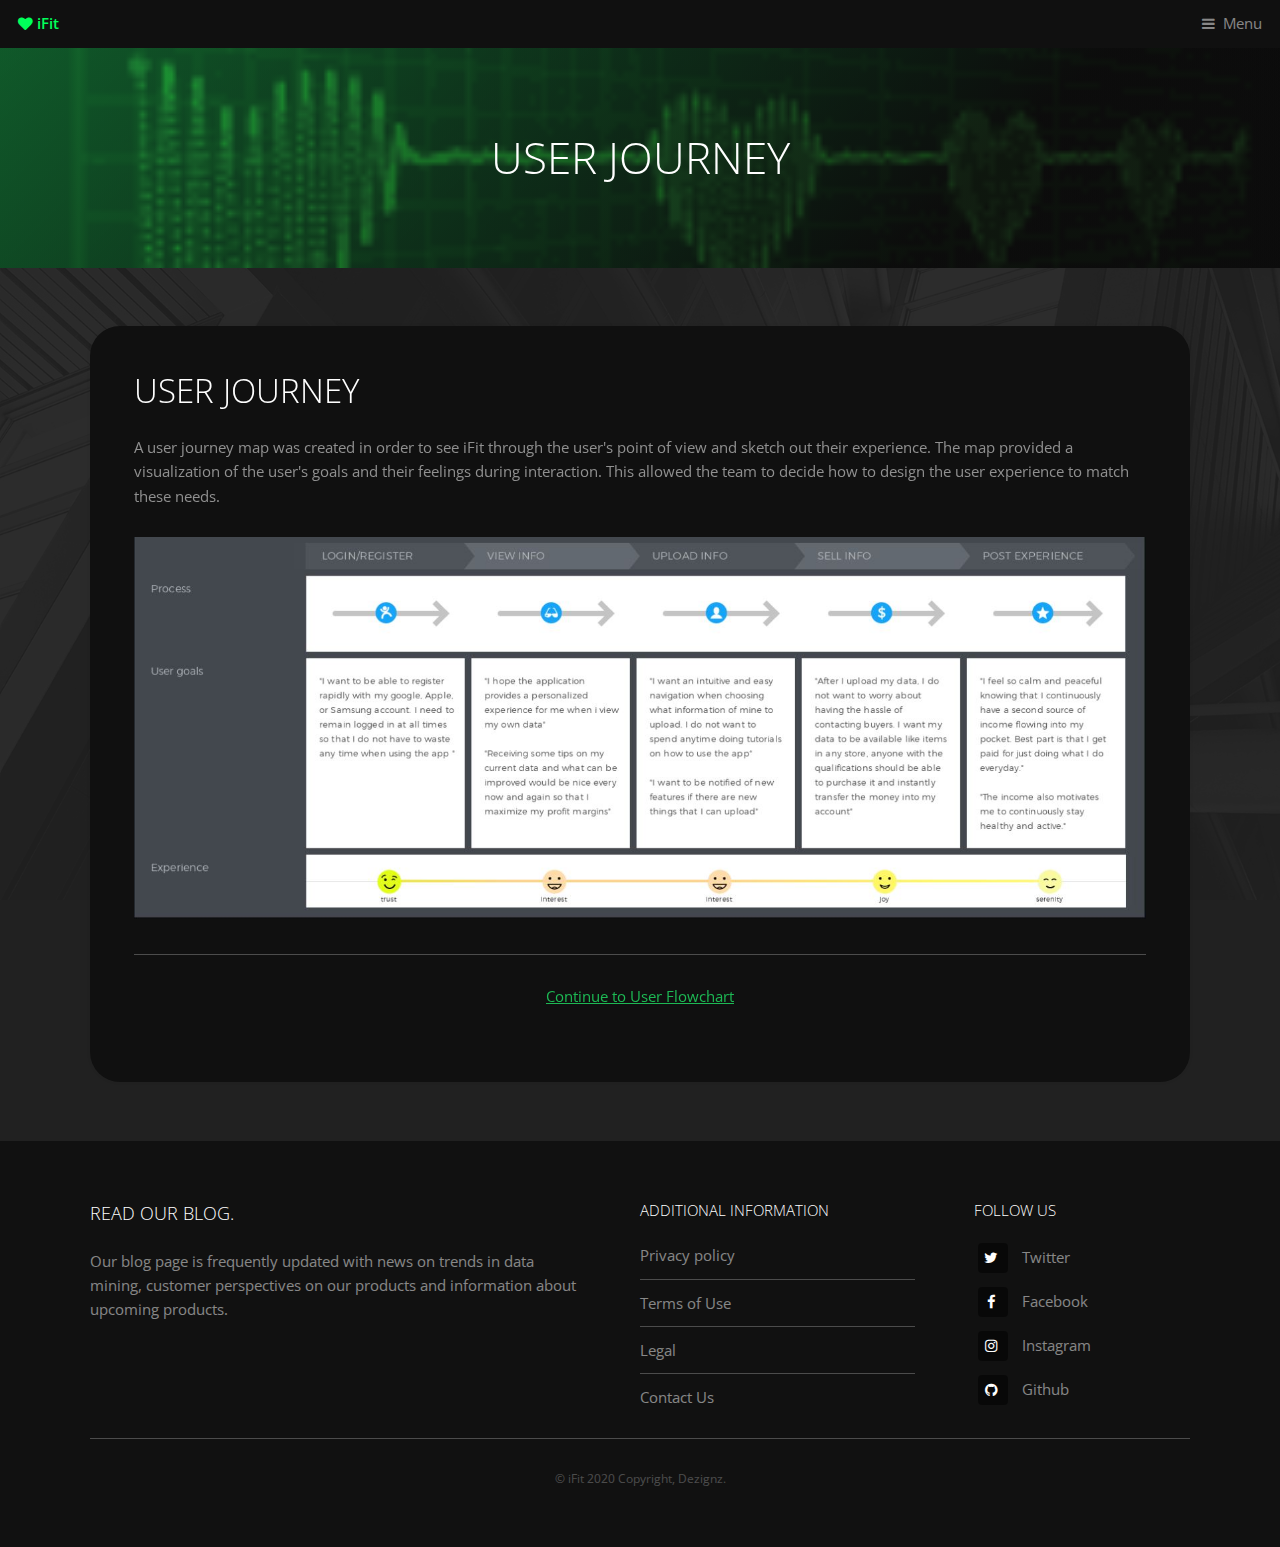
<file: user_journey.html>
<!DOCTYPE HTML>
<!--
	Industrious by TEMPLATED
	templated.co @templatedco
	Released for free under the Creative Commons Attribution 3.0 license (templated.co/license)
-->
<html>
	<head>
		<title>User Journey</title>
		<meta charset="utf-8" />
		<meta name="viewport" content="width=device-width, initial-scale=1, user-scalable=no" />
		<meta name="description" content="" />
		<meta name="keywords" content="" />
		<link rel="stylesheet" href="assets/css/main.css" />
	</head>
	<body class="is-preload">

		<!-- Header -->
		<header id="header">
			<a class="logo" href="index.html"><i class="icon fa-heart"></i>    iFit</a>
			<nav>
				<a href="#menu">Menu</a>
			</nav>
		</header>

		<!-- Nav -->
		<nav id="menu">
			<ul class="links">
				<li><a href="index.html" class="icon fa-home">   Home</a></li>
				<li><a href="user_personas.html" class="icon fa-user">   User Personas</a></li>
				<li><a href="surveys.html" class="icon fa-pie-chart">   Surveys</a></li>
				<li><a href="user_journey.html" class="icon fa-street-view">   User Journey</a></li>
				<li><a href="user_flowchart.html" class="icon fa-bar-chart">   User Flowchart</a></li>
				<li><a href="sketches.html" class="icon fa-pencil">   Sketches</a></li>
				<li><a href="wireframe.html" class="icon fa-square-o">   Wireframes</a></li>
				<li><a href="visual_research.html" class="icon fa-eye">   Visual Research</a></li>
				<li><a href="final.html" class="icon fa-mobile">   Final Design</a></li>
				<li><a href="conclusion.html" class="icon fa-file">   Conclusion</a></li>
			</ul>
		</nav>

		<!-- Heading -->
			<div id="heading" >
				<h1>User Journey</h1>
			</div>

		<!-- Main -->
			<section id="main" class="wrapper">
				<div class="inner">
					<div class="content">
						<header>
							<h2>User Journey</h2>
						</header>
						<p>  
							A user journey map was created in order to see iFit through the user's point of view and sketch out their experience.
							The map provided a visualization of the user's goals and their feelings during interaction.
							This allowed the team to decide how to design the user experience to match these needs.
						</p>
						<div>
							<img class="persona_img" src="images/Experience.JPG" alt="" />
						</div>
						<hr />
						<p style="text-align: center;"><a href="user_flowchart.html"> Continue to User Flowchart</a></p>
					</div>
				</div>
			</section>

		<!-- Footer -->
			<footer id="footer">
				<div class="inner">
					<div class="content">
						<section>
							<h3>Read our blog.</h3>
							<p>Our blog page is frequently updated with news on trends in data mining, customer perspectives on our products and information about upcoming products.</p>
						</section>
						<section>
							<h4>Additional Information</h4>
							<ul class="alt">
								<li><a href="#">Privacy policy</a></li>
								<li><a href="#">Terms of Use</a></li>
								<li><a href="#">Legal</a></li>
								<li><a href="#">Contact Us</a></li>
							</ul>
						</section>
						<section>
							<h4>Follow Us</h4>
							<ul class="plain">
								<li><a href="#"><i class="icon fa-twitter">&nbsp;</i>Twitter</a></li>
								<li><a href="#"><i class="icon fa-facebook">&nbsp;</i>Facebook</a></li>
								<li><a href="#"><i class="icon fa-instagram">&nbsp;</i>Instagram</a></li>
								<li><a href="#"><i class="icon fa-github">&nbsp;</i>Github</a></li>
							</ul>
						</section>
					</div>
					<div class="copyright">
						&copy; iFit 2020 Copyright, Dezignz.
					</div>
				</div>
			</footer>

		<!-- Scripts -->
			<script src="assets/js/jquery.min.js"></script>
			<script src="assets/js/browser.min.js"></script>
			<script src="assets/js/breakpoints.min.js"></script>
			<script src="assets/js/util.js"></script>
			<script src="assets/js/main.js"></script>

	</body>
</html>
</file>
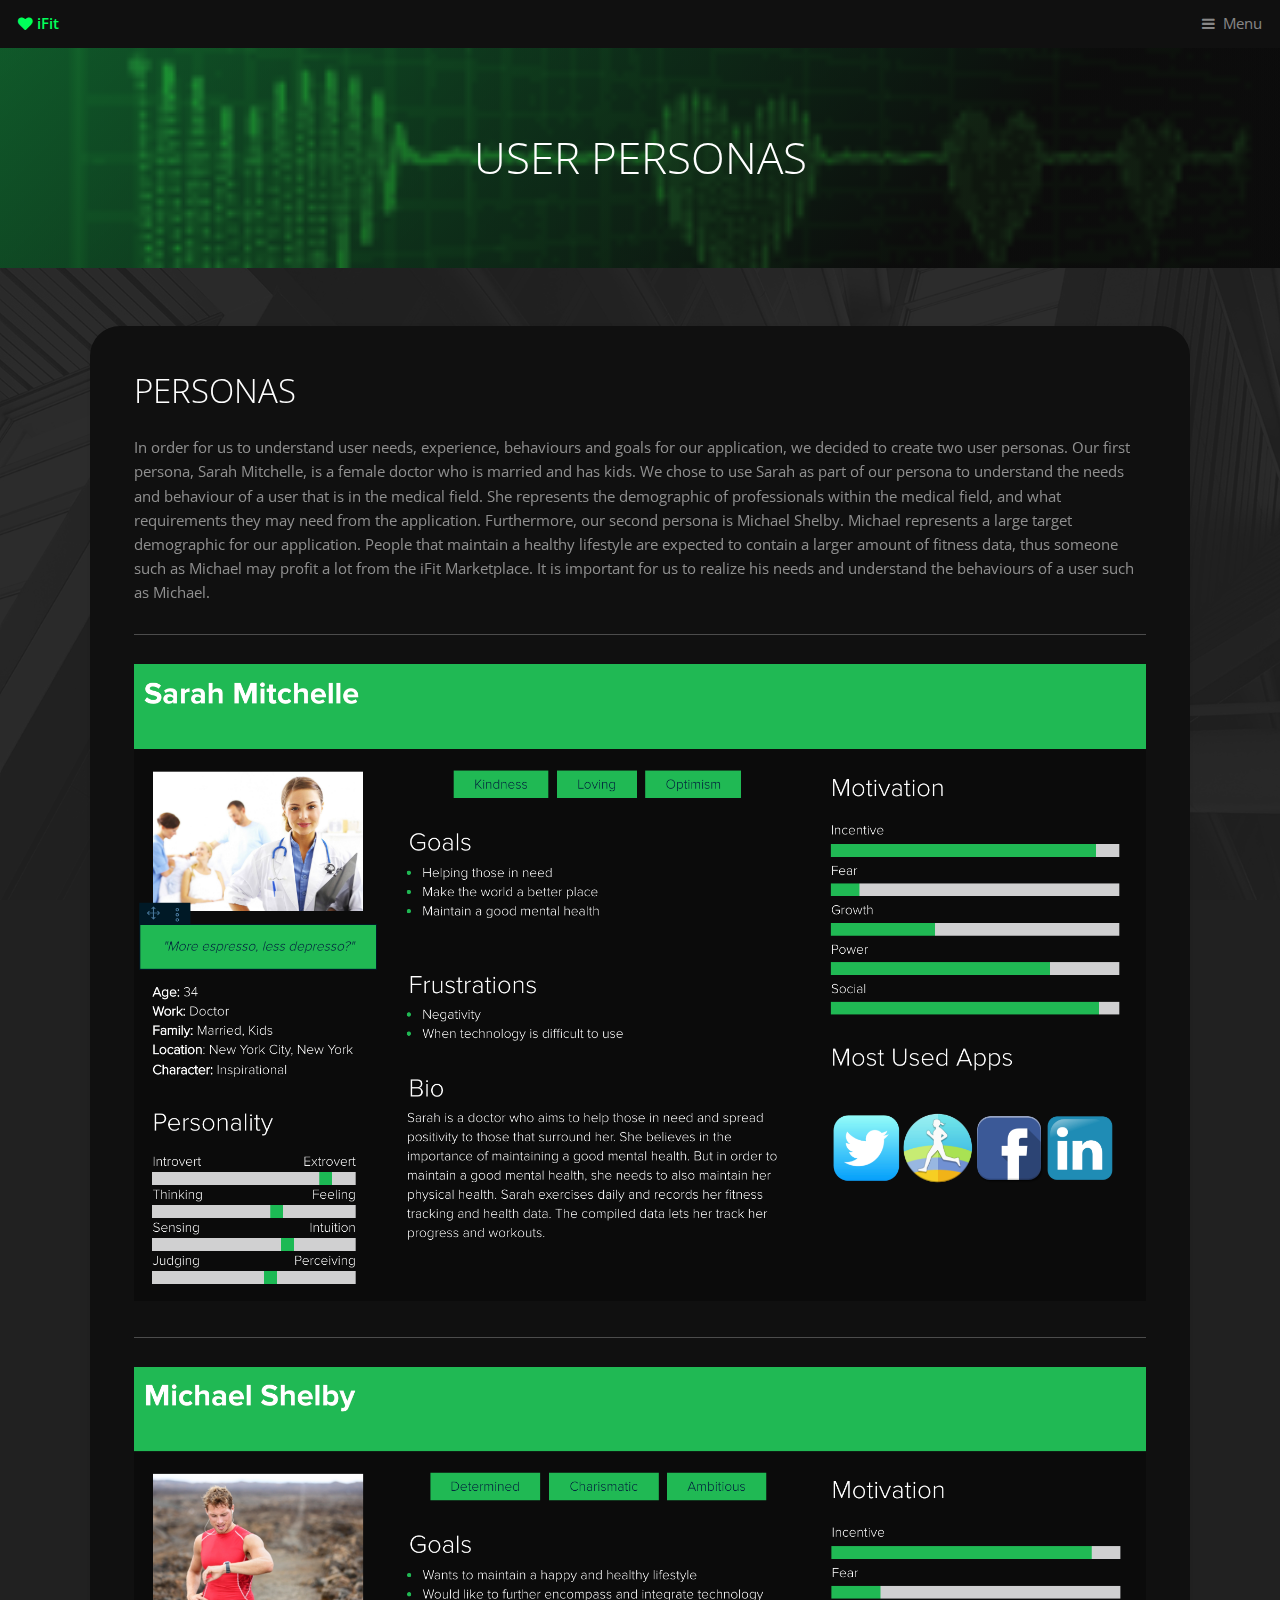
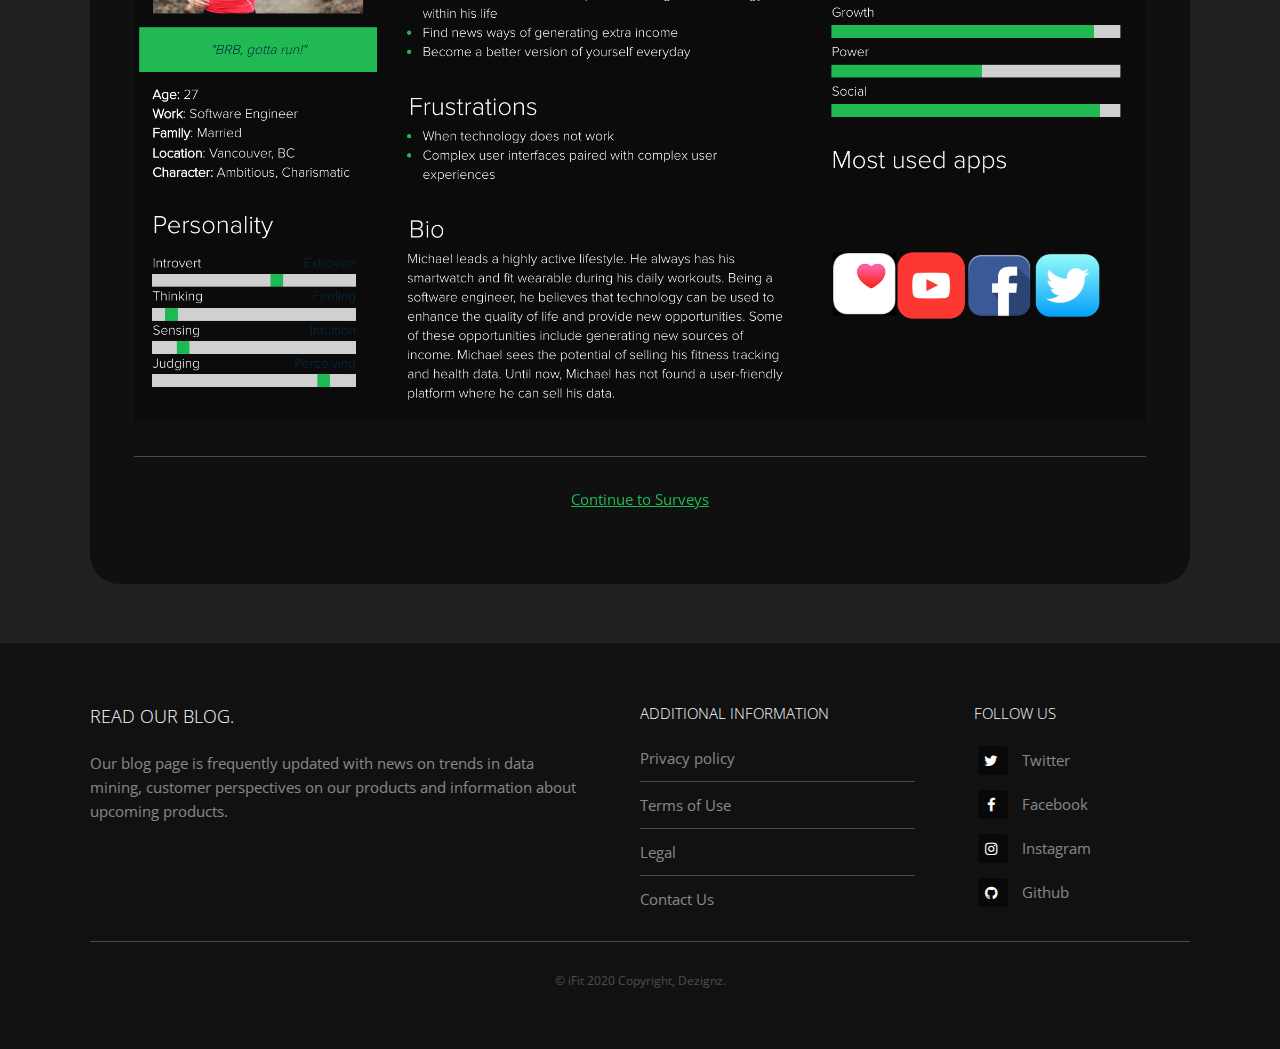
<file: user_personas.html>
<!DOCTYPE HTML>
<!--
	Industrious by TEMPLATED
	templated.co @templatedco
	Released for free under the Creative Commons Attribution 3.0 license (templated.co/license)
-->
<html>
	<head>
		<title>User Personas</title>
		<meta charset="utf-8" />
		<meta name="viewport" content="width=device-width, initial-scale=1, user-scalable=no" />
		<meta name="description" content="" />
		<meta name="keywords" content="" />
		<link rel="stylesheet" href="assets/css/main.css" />
	</head>
	<body class="is-preload">

		<!-- Header -->
		<header id="header">
			<a class="logo" href="index.html"><i class="icon fa-heart"></i>    iFit</a>
			<nav>
				<a href="#menu">Menu</a>
			</nav>
		</header>

		<!-- Nav -->
		<nav id="menu">
			<ul class="links">
				<li><a href="index.html" class="icon fa-home">   Home</a></li>
				<li><a href="user_personas.html" class="icon fa-user">   User Personas</a></li>
				<li><a href="surveys.html" class="icon fa-pie-chart">   Surveys</a></li>
				<li><a href="user_journey.html" class="icon fa-street-view">   User Journey</a></li>
				<li><a href="user_flowchart.html" class="icon fa-bar-chart">   User Flowchart</a></li>
				<li><a href="sketches.html" class="icon fa-pencil">   Sketches</a></li>
				<li><a href="wireframe.html" class="icon fa-square-o">   Wireframes</a></li>
				<li><a href="visual_research.html" class="icon fa-eye">   Visual Research</a></li>
				<li><a href="final.html" class="icon fa-mobile">   Final Design</a></li>
				<li><a href="conclusion.html" class="icon fa-file">   Conclusion</a></li>
			</ul>
		</nav>

		<!-- Heading -->
			<div id="heading" >
				<h1>User Personas</h1>
			</div>

		<!-- Main -->
			<section id="main" class="wrapper">
				<div class="inner">
					<div class="content">
						<header>
							<h2>Personas</h2>
						</header>
						<p>
							In order for us to understand user needs, experience, behaviours and goals for our application, 
							we decided to create two user personas. Our first persona, Sarah Mitchelle, is a female doctor who
							 is married and has kids. We chose to use Sarah as part of our persona to understand the needs and 
							 behaviour of a user that is in the medical field. She represents the demographic of 
							 professionals within the medical field, and what requirements they may need from the application. 
							 Furthermore, our second persona is Michael Shelby. Michael represents a large target demographic 
							 for our application. People that maintain a healthy lifestyle are expected to contain a larger amount 
							 of fitness data, thus someone such as Michael may profit a lot from the iFit Marketplace. It is 
							 important for us to realize his needs and understand the behaviours of a user such as Michael.
						</p>
						<hr />
						<div>
							<img class="persona_img" src="images/personas/sarah.png" alt="" />
						</div>

						<hr />
						<div>
							<img class="persona_img" src="images/personas/michael.png" alt="" />
						</div>
						<hr />
						<p style="text-align: center;"><a href="surveys.html"> Continue to Surveys</a></p>
					</div>
				</div>
			</section>

		<!-- Footer -->
			<footer id="footer">
				<div class="inner">
					<div class="content">
						<section>
							<h3>Read our blog.</h3>
							<p>Our blog page is frequently updated with news on trends in data mining, customer perspectives on our products and information about upcoming products.</p>
						</section>
						<section>
							<h4>Additional Information</h4>
							<ul class="alt">
								<li><a href="#">Privacy policy</a></li>
								<li><a href="#">Terms of Use</a></li>
								<li><a href="#">Legal</a></li>
								<li><a href="#">Contact Us</a></li>
							</ul>
						</section>
						<section>
							<h4>Follow Us</h4>
							<ul class="plain">
								<li><a href="#"><i class="icon fa-twitter">&nbsp;</i>Twitter</a></li>
								<li><a href="#"><i class="icon fa-facebook">&nbsp;</i>Facebook</a></li>
								<li><a href="#"><i class="icon fa-instagram">&nbsp;</i>Instagram</a></li>
								<li><a href="#"><i class="icon fa-github">&nbsp;</i>Github</a></li>
							</ul>
						</section>
					</div>
					<div class="copyright">
						&copy; iFit 2020 Copyright, Dezignz.
					</div>
				</div>
			</footer>

		<!-- Scripts -->
			<script src="assets/js/jquery.min.js"></script>
			<script src="assets/js/browser.min.js"></script>
			<script src="assets/js/breakpoints.min.js"></script>
			<script src="assets/js/util.js"></script>
			<script src="assets/js/main.js"></script>

	</body>
</html>
</file>
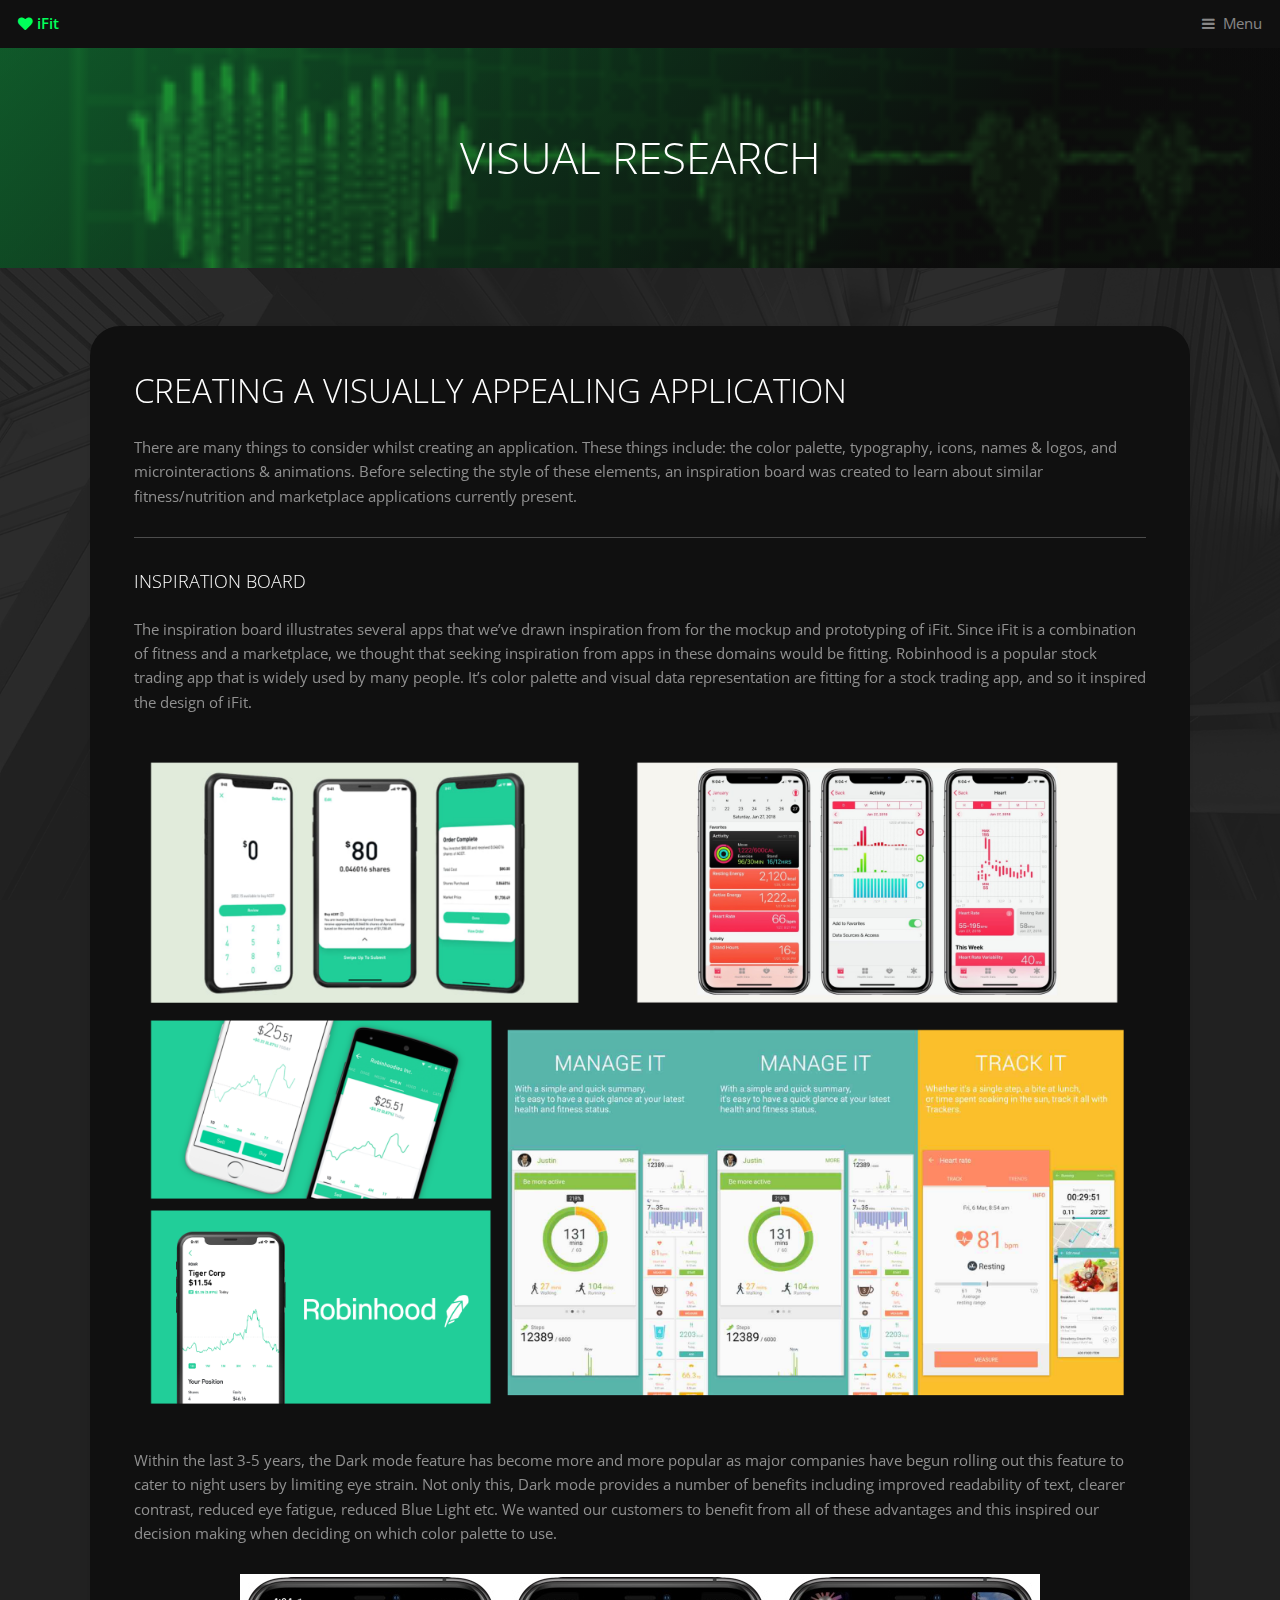
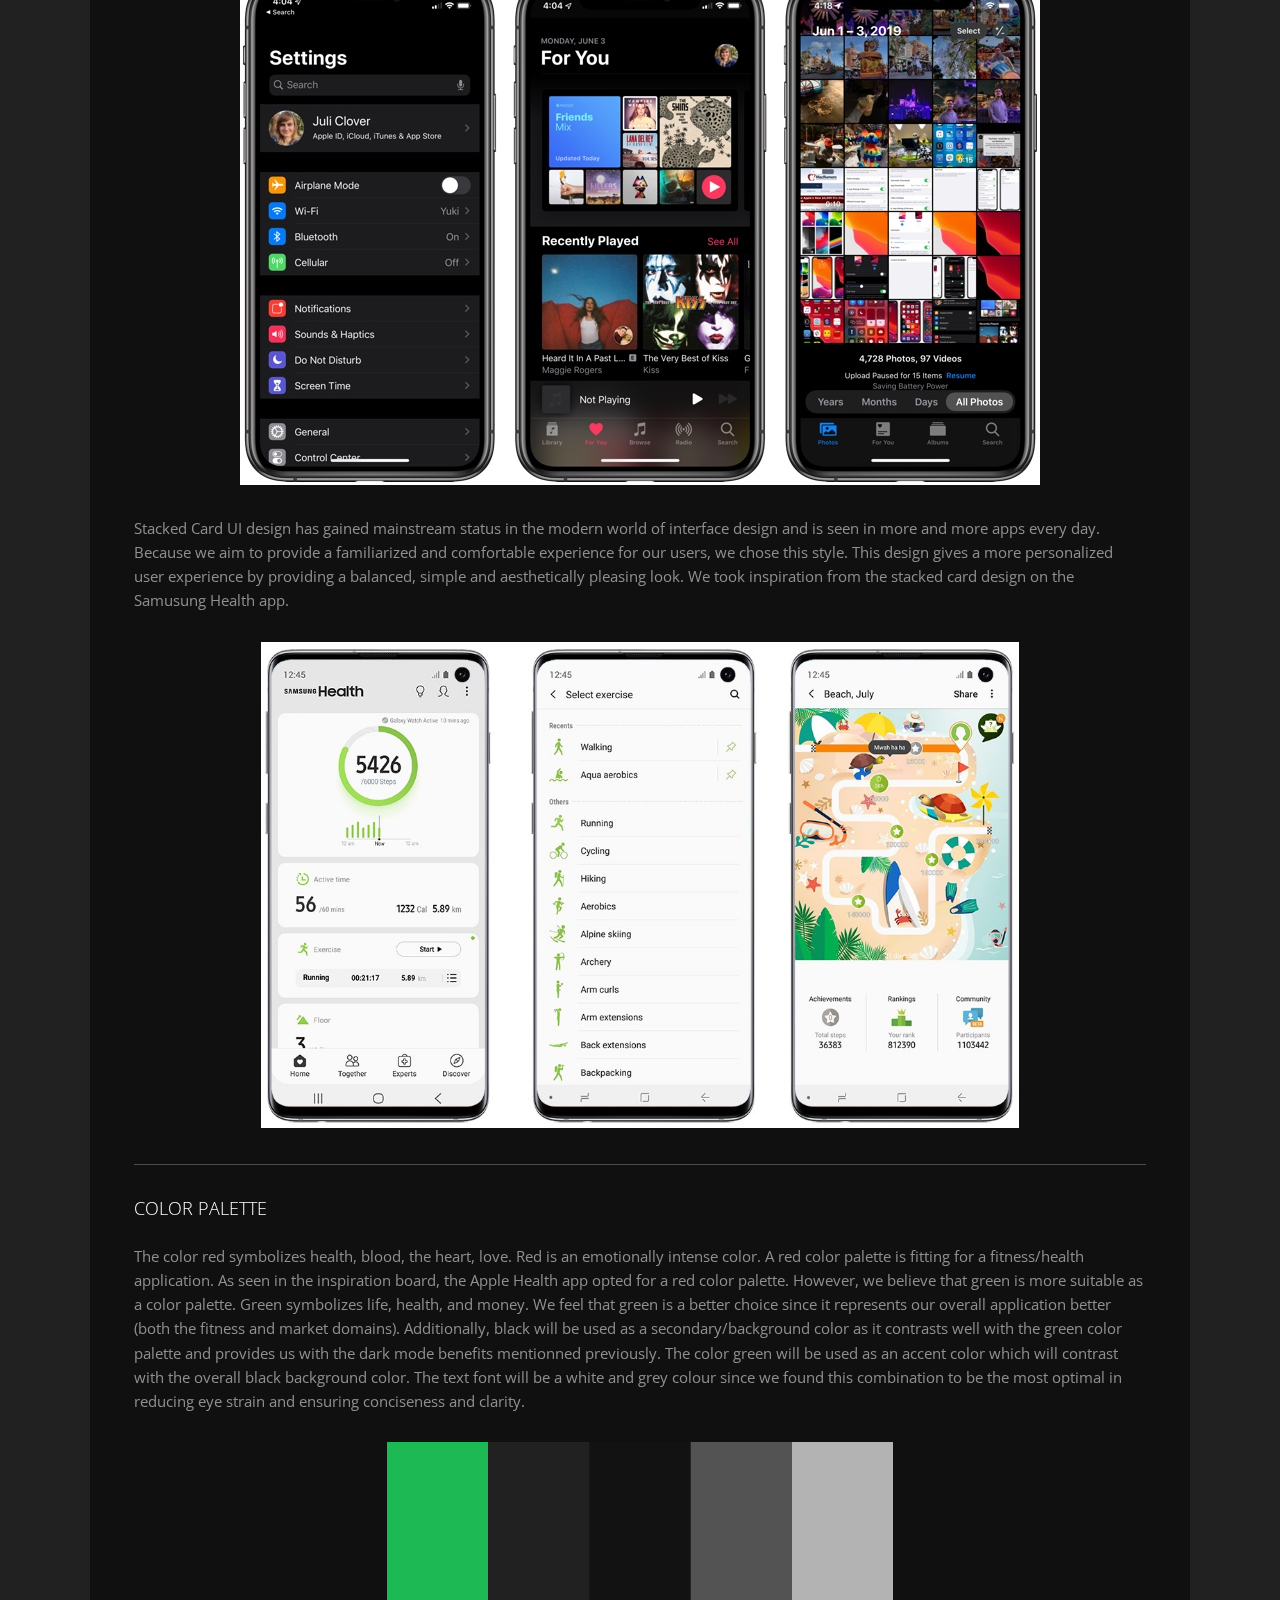
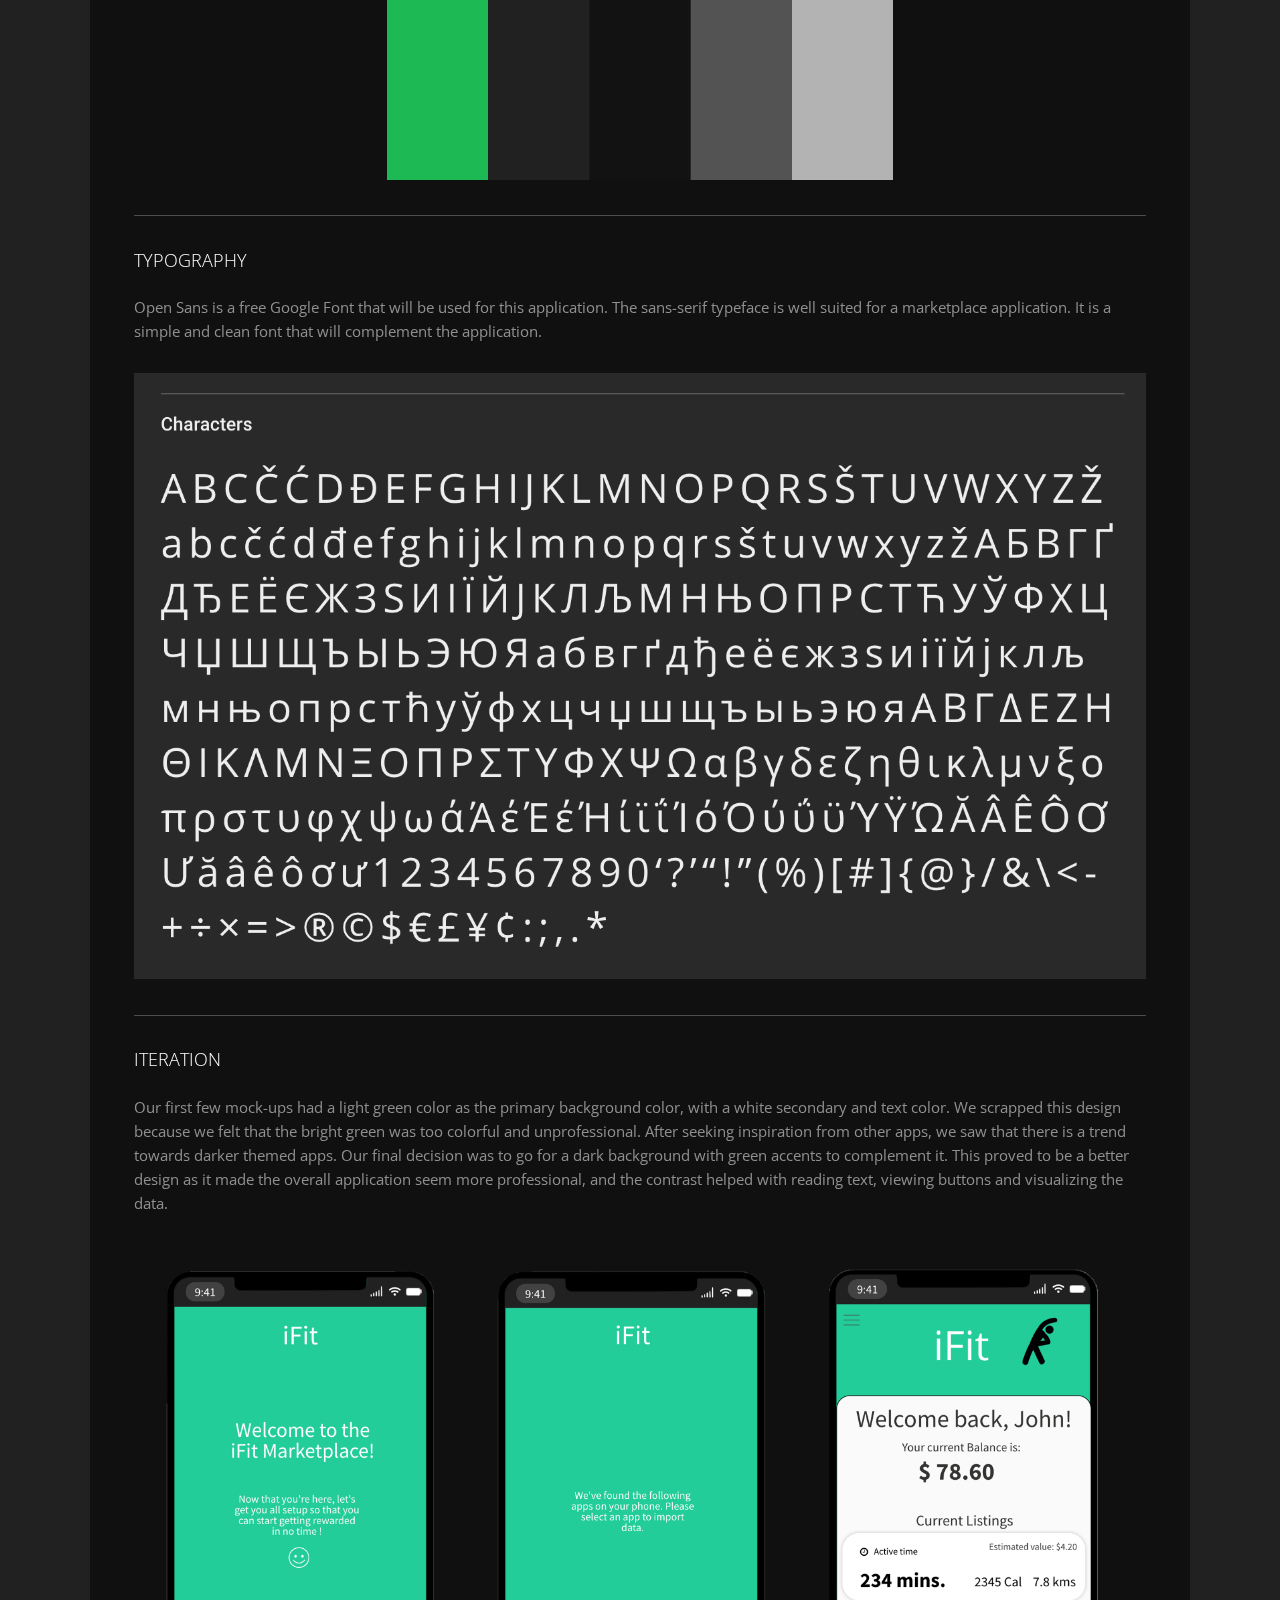
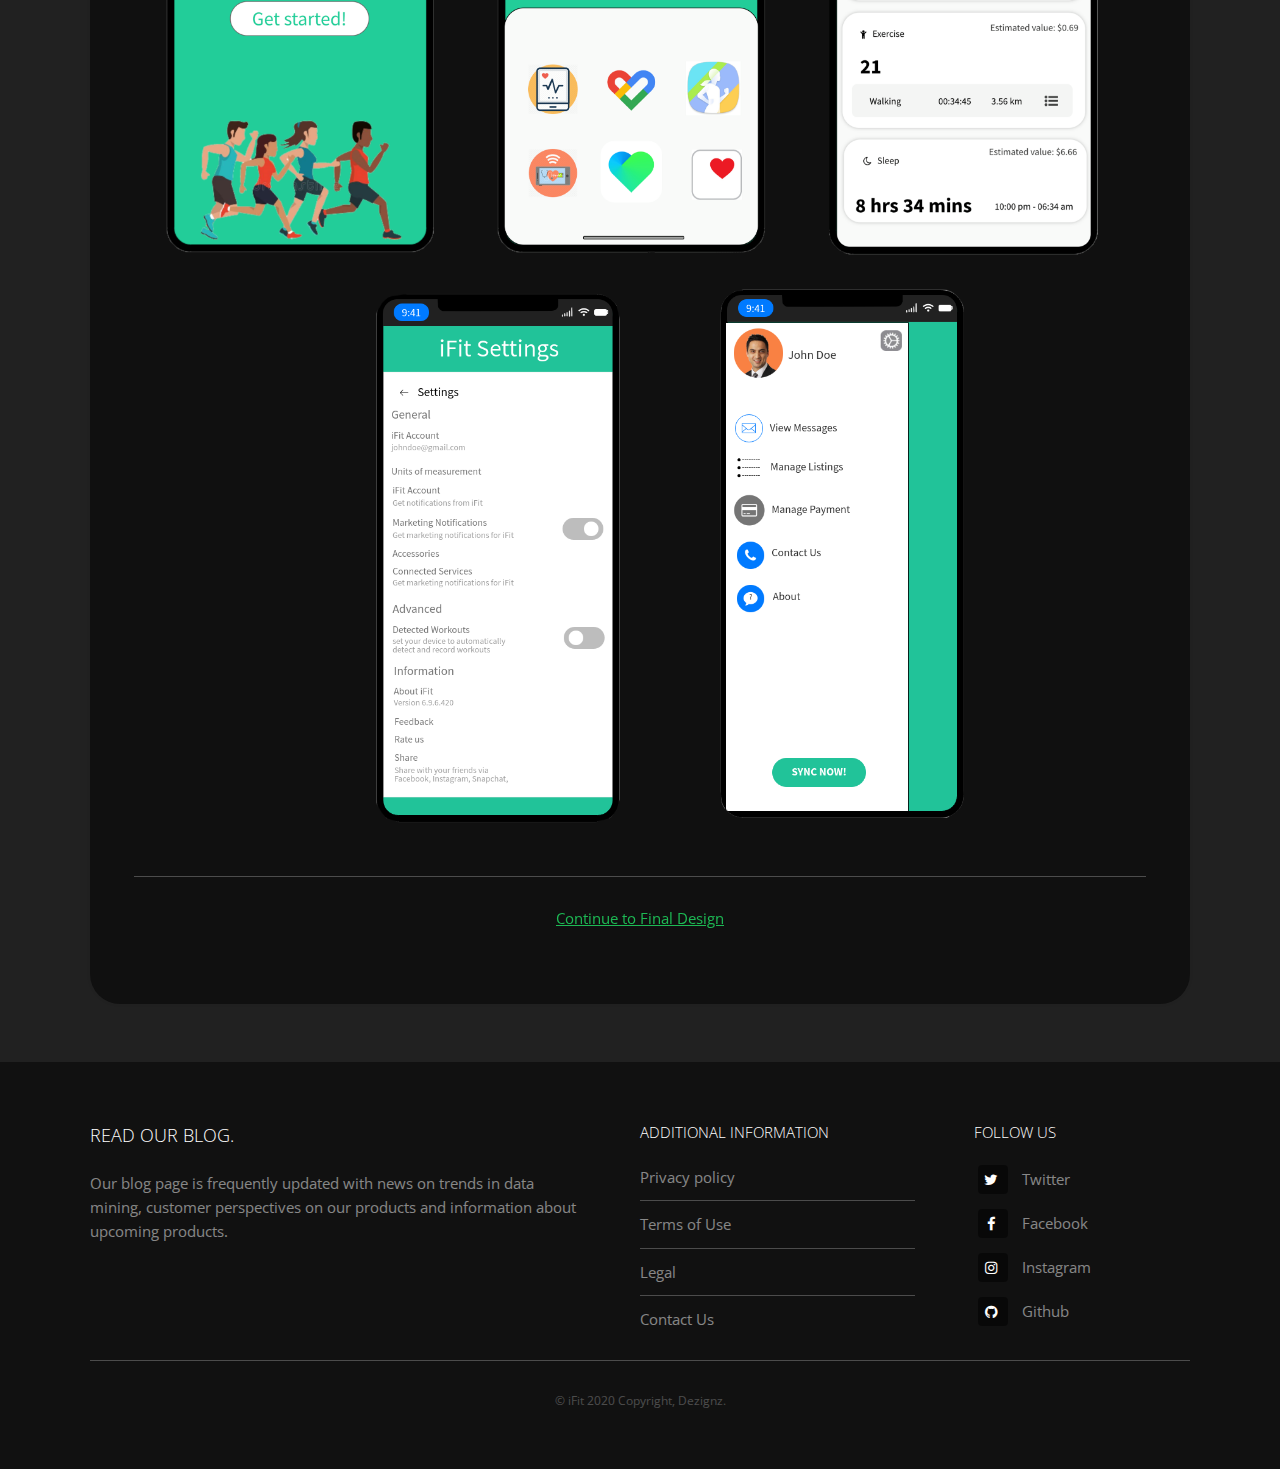
<file: visual_research.html>
<!DOCTYPE HTML>
<!--
	Industrious by TEMPLATED
	templated.co @templatedco
	Released for free under the Creative Commons Attribution 3.0 license (templated.co/license)
-->
<html>
	<head>
		<title>Visual Research</title>
		<meta charset="utf-8" />
		<meta name="viewport" content="width=device-width, initial-scale=1, user-scalable=no" />
		<meta name="description" content="" />
		<meta name="keywords" content="" />
		<link rel="stylesheet" href="assets/css/main.css" />
	</head>
	<body class="is-preload">

		<!-- Header -->
		<header id="header">
			<a class="logo" href="index.html"><i class="icon fa-heart"></i>    iFit</a>
			<nav>
				<a href="#menu">Menu</a>
			</nav>
		</header>

		<!-- Nav -->
		<nav id="menu">
			<ul class="links">
				<li><a href="index.html" class="icon fa-home">   Home</a></li>
				<li><a href="user_personas.html" class="icon fa-user">   User Personas</a></li>
				<li><a href="surveys.html" class="icon fa-pie-chart">   Surveys</a></li>
				<li><a href="user_journey.html" class="icon fa-street-view">   User Journey</a></li>
				<li><a href="user_flowchart.html" class="icon fa-bar-chart">   User Flowchart</a></li>
				<li><a href="sketches.html" class="icon fa-pencil">   Sketches</a></li>
				<li><a href="wireframe.html" class="icon fa-square-o">   Wireframes</a></li>
				<li><a href="visual_research.html" class="icon fa-eye">   Visual Research</a></li>
				<li><a href="final.html" class="icon fa-mobile">   Final Design</a></li>
				<li><a href="conclusion.html" class="icon fa-file">   Conclusion</a></li>
			</ul>
		</nav>

		<!-- Heading -->
			<div id="heading" >
				<h1>Visual Research</h1>
			</div>

		<!-- Main -->
			<section id="main" class="wrapper">
				<div class="inner">
					<div class="content">
						<header>
							<h2>Creating a Visually Appealing Application</h2>
						</header>
						<p>There are many things to consider whilst creating an application. These things include: 
							the color palette, typography, icons, names & logos, and microinteractions & animations. 
							Before selecting the style of these elements, an inspiration board was created to learn about
							 similar fitness/nutrition and marketplace applications currently present.</p>
						<hr />
						<h3>Inspiration Board</h3>
						<p>The inspiration board illustrates several apps that we’ve drawn inspiration from for the mockup and 
							prototyping of iFit. Since iFit is a combination of fitness and a marketplace, we thought that seeking
							 inspiration from apps in these domains would be fitting. Robinhood is a popular stock trading app 
							 that is widely used by many people. It’s color palette and visual data representation are fitting 
							 for a stock trading app, and so it inspired the design of iFit. 
						</p>
						<div>
							<img class="persona_img" src="images/visual_research/inspiration_board.png" alt="" />
						</div>
						<p></br>
							Within the last 3-5 years, the Dark mode feature has become more and more popular as major companies 
							have begun rolling out this feature to cater to night users by limiting eye strain. Not only this, 
							Dark mode provides a number of benefits including improved readability of text, clearer contrast, 
							reduced eye fatigue, reduced Blue Light etc. We wanted our customers to benefit from all of these 
							advantages and this inspired our decision making when deciding on which color palette to use. 
						</p>
						<div style="text-align:center">
							<img class="persona_img" src="images/dark mode.jpg" alt=""/>
						</div>
						<p></br>
							Stacked Card UI design has gained mainstream status in the modern world of interface design and is seen 
							in more and more apps every day. Because we aim to provide a familiarized and comfortable experience for 
							our users, we chose this style. This design gives a more personalized user experience by 
							providing a balanced, simple and aesthetically pleasing look. We took inspiration from the stacked card 
							design on the Samusung Health app.
						</p>
						<div style="text-align:center">
							<img class="health_img" src="images/samsung health.jpg" alt=""/>
						</div>
						<hr />
						<h3>Color Palette</h3>
						<p>
							The color red symbolizes health, blood, the heart, love. Red is an emotionally intense
							 color. A red color palette is fitting for a fitness/health application. As seen in the
							  inspiration board, the Apple Health app opted for a red color palette. However, we 
							  believe that green is more suitable as a color palette. Green symbolizes life, health,
							   and money. We feel that green is a better choice since it represents our overall 
							   application better (both the fitness and market domains). Additionally, black will 
							   be used as a secondary/background color as it contrasts well with the green color 
							   palette and provides us with the dark mode benefits mentionned previously. The color green will 
							   be used as an accent color which will contrast with the overall black background color. The text 
							   font will be a white and grey colour since we found this combination to be the most optimal in 
							   reducing eye strain and ensuring conciseness and clarity.
						</p>
						<p style="text-align:center"><img class="palette_img" src="images/visual_research/colorpalette.png" alt="" /></p>
						
						<hr />
						<h3>Typography</h3>
						<p>
							Open Sans is a free Google Font that will be used for this application. The sans-serif typeface 
							is well suited for a marketplace application. It is a simple and clean font that will 
							complement the application.
						</p>
						<div>
							<img class="persona_img" src="images/visual_research/typography.png" alt="" />
						</div>
						<hr />
						<h3>Iteration</h3>
						<p>
							Our first few mock-ups had a light green color as the primary background color, with a white
							 secondary and text color. We scrapped this design because we felt that the bright 
							 green was too colorful and unprofessional. After seeking inspiration from other apps, 
							 we saw that there is a trend towards darker themed apps. Our final decision was to go 
							 for a dark background with green accents to complement it. This proved to be a better 
							 design as it made the overall application seem more professional, and the contrast helped 
							 with reading text, viewing buttons and visualizing the data.
						</p>
						<div >
							<img class="persona_img" src="images/visual_research/iteration/onboard.png" alt="" />
							<img class="iteration_settings" style="padding-left:200px" src="images/visual_research/iteration/settings.png" alt="" />
						</div>
						<hr />
						<p style="text-align: center;"><a href="final.html"> Continue to Final Design</a></p>
					</div>
				</div>
			</section>

		<!-- Footer -->
			<footer id="footer">
				<div class="inner">
					<div class="content">
						<section>
							<h3>Read our blog.</h3>
							<p>Our blog page is frequently updated with news on trends in data mining, customer perspectives on our products and information about upcoming products.</p>
						</section>
						<section>
							<h4>Additional Information</h4>
							<ul class="alt">
								<li><a href="#">Privacy policy</a></li>
								<li><a href="#">Terms of Use</a></li>
								<li><a href="#">Legal</a></li>
								<li><a href="#">Contact Us</a></li>
							</ul>
						</section>
						<section>
							<h4>Follow Us</h4>
							<ul class="plain">
								<li><a href="#"><i class="icon fa-twitter">&nbsp;</i>Twitter</a></li>
								<li><a href="#"><i class="icon fa-facebook">&nbsp;</i>Facebook</a></li>
								<li><a href="#"><i class="icon fa-instagram">&nbsp;</i>Instagram</a></li>
								<li><a href="#"><i class="icon fa-github">&nbsp;</i>Github</a></li>
							</ul>
						</section>
					</div>
					<div class="copyright">
						&copy; iFit 2020 Copyright, Dezignz.
					</div>
				</div>
			</footer>

		<!-- Scripts -->
			<script src="assets/js/jquery.min.js"></script>
			<script src="assets/js/browser.min.js"></script>
			<script src="assets/js/breakpoints.min.js"></script>
			<script src="assets/js/util.js"></script>
			<script src="assets/js/main.js"></script>

	</body>
</html>
</file>
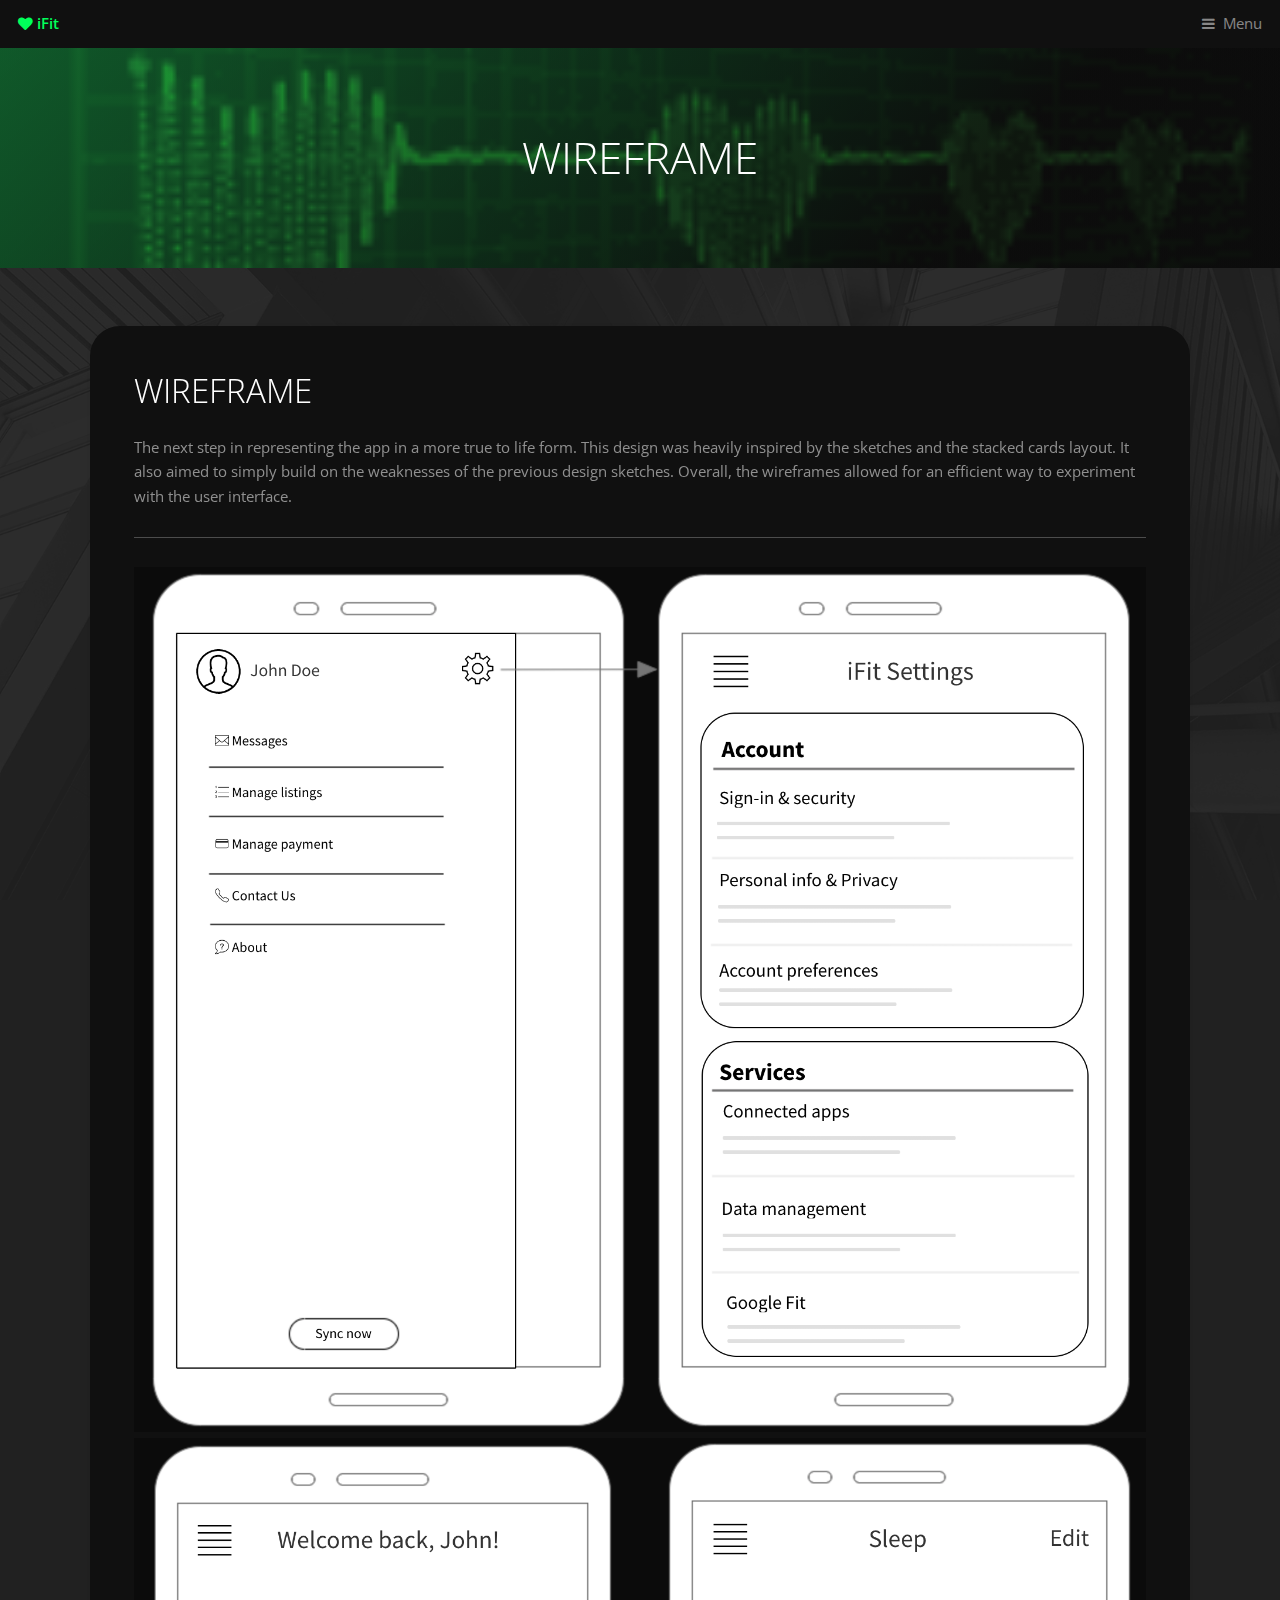
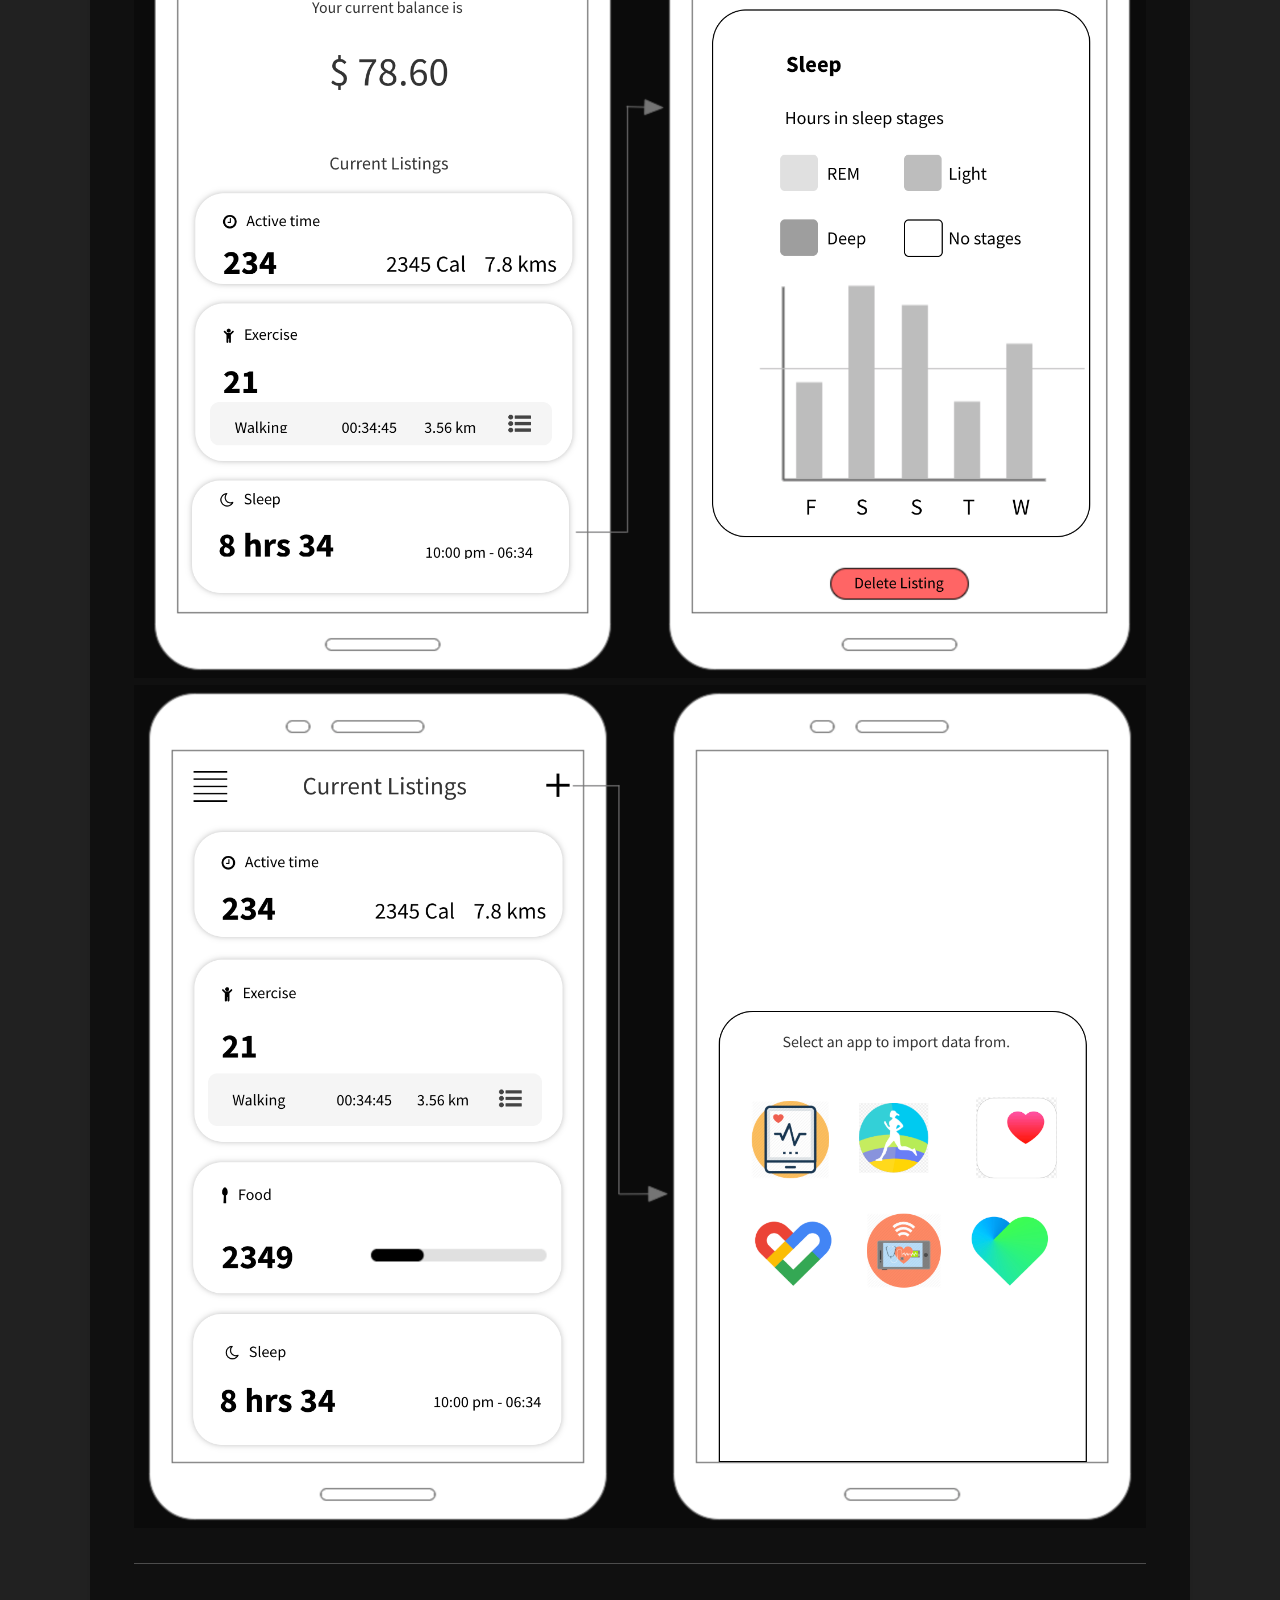
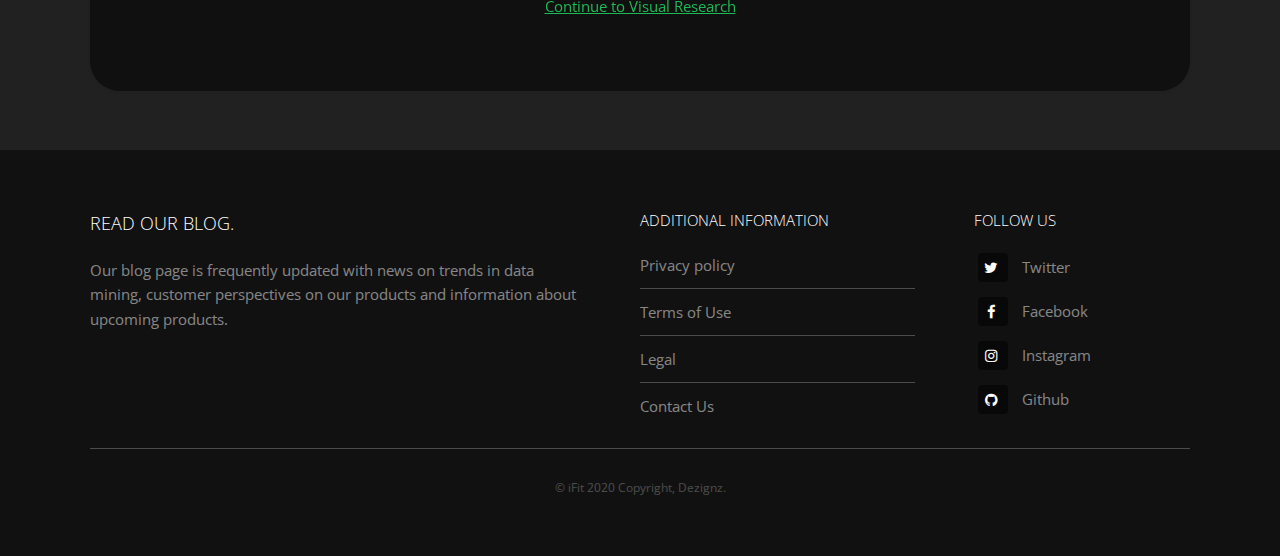
<file: wireframe.html>
<!DOCTYPE HTML>
<!--
	Industrious by TEMPLATED
	templated.co @templatedco
	Released for free under the Creative Commons Attribution 3.0 license (templated.co/license)
-->
<html>
	<head>
		<title>Wireframe</title>
		<meta charset="utf-8" />
		<meta name="viewport" content="width=device-width, initial-scale=1, user-scalable=no" />
		<meta name="description" content="" />
		<meta name="keywords" content="" />
		<link rel="stylesheet" href="assets/css/main.css" />
	</head>
	<body class="is-preload">

		<!-- Header -->
		<header id="header">
			<a class="logo" href="index.html"><i class="icon fa-heart"></i>    iFit</a>
			<nav>
				<a href="#menu">Menu</a>
			</nav>
		</header>

		<!-- Nav -->
		<nav id="menu">
			<ul class="links">
				<li><a href="index.html" class="icon fa-home">   Home</a></li>
				<li><a href="user_personas.html" class="icon fa-user">   User Personas</a></li>
				<li><a href="surveys.html" class="icon fa-pie-chart">   Surveys</a></li>
				<li><a href="user_journey.html" class="icon fa-street-view">   User Journey</a></li>
				<li><a href="user_flowchart.html" class="icon fa-bar-chart">   User Flowchart</a></li>
				<li><a href="sketches.html" class="icon fa-pencil">   Sketches</a></li>
				<li><a href="wireframe.html" class="icon fa-square-o">   Wireframes</a></li>
				<li><a href="visual_research.html" class="icon fa-eye">   Visual Research</a></li>
				<li><a href="final.html" class="icon fa-mobile">   Final Design</a></li>
				<li><a href="conclusion.html" class="icon fa-file">   Conclusion</a></li>
			</ul>
		</nav>

		<!-- Heading -->
			<div id="heading" >
				<h1>Wireframe</h1>
			</div>

		<!-- Main -->
			<section id="main" class="wrapper">
				<div class="inner">
					<div class="content">
						<header>
							<h2>Wireframe</h2>
						</header>
						<p>The next step in representing the app in a more true to life form. This design was heavily inspired by the sketches and the stacked cards layout. It also aimed to simply build on the weaknesses of
							the previous design sketches. Overall, the wireframes allowed for an efficient way to experiment with the user interface. 

						</p>
						
						<hr />
						<div>
							<img class="persona_img" src="images/wireframes/Page_1.png" alt="" />
							<img class="persona_img" src="images/wireframes/Page_2.png" alt="" />
							<img class="persona_img" src="images/wireframes/Page_3.png" alt="" />
						</div>
						<hr />
						<p style="text-align: center;"><a href="visual_research.html"> Continue to Visual Research</a></p>
					</div>
				</div>
			</section>

		<!-- Footer -->
			<footer id="footer">
				<div class="inner">
					<div class="content">
						<section>
							<h3>Read our blog.</h3>
							<p>Our blog page is frequently updated with news on trends in data mining, customer perspectives on our products and information about upcoming products.</p>
						</section>
						<section>
							<h4>Additional Information</h4>
							<ul class="alt">
								<li><a href="#">Privacy policy</a></li>
								<li><a href="#">Terms of Use</a></li>
								<li><a href="#">Legal</a></li>
								<li><a href="#">Contact Us</a></li>
							</ul>
						</section>
						<section>
							<h4>Follow Us</h4>
							<ul class="plain">
								<li><a href="#"><i class="icon fa-twitter">&nbsp;</i>Twitter</a></li>
								<li><a href="#"><i class="icon fa-facebook">&nbsp;</i>Facebook</a></li>
								<li><a href="#"><i class="icon fa-instagram">&nbsp;</i>Instagram</a></li>
								<li><a href="#"><i class="icon fa-github">&nbsp;</i>Github</a></li>
							</ul>
						</section>
					</div>
					<div class="copyright">
						&copy; iFit 2020 Copyright, Dezignz.
					</div>
				</div>
			</footer>

		<!-- Scripts -->
			<script src="assets/js/jquery.min.js"></script>
			<script src="assets/js/browser.min.js"></script>
			<script src="assets/js/breakpoints.min.js"></script>
			<script src="assets/js/util.js"></script>
			<script src="assets/js/main.js"></script>

	</body>
</html>
</file>
<file: assets/css/main.css>
@import url(font-awesome.min.css);
@import url("https://fonts.googleapis.com/css?family=Open+Sans&display=swap");
/*
	Industrious by TEMPLATED
	templated.co @templatedco
	Released for free under the Creative Commons Attribution 3.0 license (templated.co/license)
*/
/* Basic */
@-ms-viewport {
  width: device-width; }
body {
  -ms-overflow-style: scrollbar; }

@media screen and (max-width: 480px) {
  html, body {
    min-width: 320px; } }
html {
  box-sizing: border-box; }

*, *:before, *:after {
  box-sizing: inherit; }

body {
  background: #ffffff; }
  body.is-preload *, body.is-preload *:before, body.is-preload *:after {
    -moz-animation: none !important;
    -webkit-animation: none !important;
    -ms-animation: none !important;
    animation: none !important;
    -moz-transition: none !important;
    -webkit-transition: none !important;
    -ms-transition: none !important;
    transition: none !important; }

html, body, div, span, applet, object,
iframe, h1, h2, h3, h4, h5, h6, p, blockquote,
pre, a, abbr, acronym, address, big, cite,
code, del, dfn, em, img, ins, kbd, q, s, samp,
small, strike, strong, sub, sup, tt, var, b,
u, i, center, dl, dt, dd, ol, ul, li, fieldset,
form, label, legend, table, caption, tbody,
tfoot, thead, tr, th, td, article, aside,
canvas, details, embed, figure, figcaption,
footer, header, hgroup, menu, nav, output, ruby,
section, summary, time, mark, audio, video {
  margin: 0;
  padding: 0;
  border: 0;
  font-size: 100%;
  font: inherit;
  vertical-align: baseline; }

article, aside, details, figcaption, figure,
footer, header, hgroup, menu, nav, section {
  display: block; }

body {
  line-height: 1; }

ol, ul {
  list-style: none; }

blockquote, q {
  quotes: none; }
  blockquote:before, blockquote:after, q:before, q:after {
    content: '';
    content: none; }

table {
  border-collapse: collapse;
  border-spacing: 0; }

body {
  -webkit-text-size-adjust: none; }

mark {
  background-color: transparent;
  color: inherit; }

input::-moz-focus-inner {
  border: 0;
  padding: 0; }

input, select, textarea {
  -moz-appearance: none;
  -webkit-appearance: none;
  -ms-appearance: none;
  appearance: none; }

/* Typography */
html {
  font-size: 13pt; }
  @media screen and (max-width: 1680px) {
    html {
      font-size: 11pt; } }
  @media screen and (max-width: 980px) {
    html {
      font-size: 12pt; } }
  @media screen and (max-width: 480px) {
    html {
      font-size: 11pt; } }

body {
  background-color: #212121;
  color: #909090;
  }

body, input, select, textarea {
  font-family: 'Open Sans', sans-serif;
  font-weight: 400;
  font-size: 1rem;
  line-height: 1.65; }

a {
  -moz-transition: color 0.2s ease-in-out;
  -webkit-transition: color 0.2s ease-in-out;
  -ms-transition: color 0.2s ease-in-out;
  transition: color 0.2s ease-in-out;
  text-decoration: underline; }
  a:hover {
    text-decoration: none; }

strong, b {
  font-weight: 600; }

em, i {
  font-style: italic; }

p {
  margin: 0 0 2rem 0; }

header.special {
  text-align: center;
  margin-bottom: 4rem; }
  header.special p {
    max-width: 75%;
    margin-left: auto;
    margin-right: auto; }

h1, h2, h3, h4, h5, h6 {
  font-weight: 300;
  line-height: 1.5;
  text-transform: uppercase;
  margin: 0 0 1.5rem 0; }
  h1 a, h2 a, h3 a, h4 a, h5 a, h6 a {
    color: inherit;
    text-decoration: none; }

h1 {
  font-size: 3rem;
  line-height: 1.2; }

h2 {
  font-size: 2.25rem;
  line-height: 1.3; }

h3 {
  font-size: 1.25rem; }

h4 {
  font-size: 1rem; }

h5 {
  font-size: 0.9rem; }

h6 {
  font-size: 0.7rem; }

@media screen and (max-width: 736px) {
  h1 {
    font-size: 2.75rem;
    line-height: 1.3; }

  h2 {
    font-size: 1.75rem;
    line-height: 1.5; }

  h3 {
    font-size: 1.25rem; } }
sub {
  font-size: 0.8rem;
  position: relative;
  top: 0.5rem; }

sup {
  font-size: 0.8rem;
  position: relative;
  top: -0.5rem; }

blockquote {
  border-left: solid 0.5rem;
  font-style: italic;
  margin: 0 0 2rem 0;
  padding: 1rem 0 1rem 2rem; }

code {
  border-radius: 4px;
  border: solid 1px;
  font-family: "Courier New", monospace;
  font-size: 0.9rem;
  margin: 0 0.25rem;
  padding: 0.25rem 0.65rem; }

pre {
  -webkit-overflow-scrolling: touch;
  font-family: "Courier New", monospace;
  font-size: 0.9rem;
  margin: 0 0 2rem 0; }
  pre code {
    display: block;
    line-height: 1.75;
    padding: 1rem 1.5rem;
    overflow-x: auto; }

hr {
  border: 0;
  border-bottom: solid 1px;
  margin: 2rem 0; }
  hr.major {
    margin: 4rem 0; }

input, select, textarea {
  color: #555555; }

a {
  color: #1db954;
  }

strong, b {
  color: #555555; }

h1, h2, h3, h4, h5, h6 {
  color: #ffffff;
  }

blockquote {
  border-left-color: rgb(255, 255, 255);
  }

code {
  background: rgba(0, 0, 0, 0.075);
  border-color: rgba(0, 0, 0, 0.25); }

hr {
  border-bottom-color: rgba(255, 255, 255, 0.25);
 }

/* Inner */
.inner {
  margin: 0 auto;
  width: 75rem;
  max-width: calc(100% - 6rem); }
  @media screen and (max-width: 480px) {
    .inner {
      max-width: calc(100% - 3rem); } }

/* Button */
input[type="submit"],
input[type="reset"],
input[type="button"],
button,
.button {
  -moz-appearance: none;
  -webkit-appearance: none;
  -ms-appearance: none;
  appearance: none;
  -moz-transition: background-color 0.2s ease-in-out, box-shadow 0.2s ease-in-out, color 0.2s ease-in-out;
  -webkit-transition: background-color 0.2s ease-in-out, box-shadow 0.2s ease-in-out, color 0.2s ease-in-out;
  -ms-transition: background-color 0.2s ease-in-out, box-shadow 0.2s ease-in-out, color 0.2s ease-in-out;
  transition: background-color 0.2s ease-in-out, box-shadow 0.2s ease-in-out, color 0.2s ease-in-out;
  border: 0;
  border-radius: 4px;
  cursor: pointer;
  display: inline-block;
  font-weight: 600;
  height: 3.25rem;
  line-height: 3.25rem;
  padding: 0 1.75rem;
  text-align: center;
  text-decoration: none;
  white-space: nowrap; }
  input[type="submit"].small,
  input[type="reset"].small,
  input[type="button"].small,
  button.small,
  .button.small {
    font-size: 0.8rem;
    height: 2.4375rem;
    line-height: 2.4375rem;
    padding: 0 1.25rem; }
  input[type="submit"].large,
  input[type="reset"].large,
  input[type="button"].large,
  button.large,
  .button.large {
    font-size: 1.35rem;
    height: 4.0625rem;
    line-height: 4.0625rem;
    padding: 0 2rem; }
  input[type="submit"].wide,
  input[type="reset"].wide,
  input[type="button"].wide,
  button.wide,
  .button.wide {
    min-width: 13rem; }
  input[type="submit"].icon:before,
  input[type="reset"].icon:before,
  input[type="button"].icon:before,
  button.icon:before,
  .button.icon:before {
    margin-right: 0.5rem; }
  input[type="submit"].fit,
  input[type="reset"].fit,
  input[type="button"].fit,
  button.fit,
  .button.fit {
    width: 100%; }
  input[type="submit"].disabled, input[type="submit"]:disabled,
  input[type="reset"].disabled,
  input[type="reset"]:disabled,
  input[type="button"].disabled,
  input[type="button"]:disabled,
  button.disabled,
  button:disabled,
  .button.disabled,
  .button:disabled {
    pointer-events: none;
    opacity: 0.25; }

input[type="submit"],
input[type="reset"],
input[type="button"],
button,
.button {
  background-color: transparent;
  box-shadow: inset 0 0 0 1px #555555;
  color: #555555 !important; }
  input[type="submit"]:hover,
  input[type="reset"]:hover,
  input[type="button"]:hover,
  button:hover,
  .button:hover {
    box-shadow: inset 0 0 0 1px #ce1b28;
    color: #ce1b28 !important; }
    input[type="submit"]:hover:active,
    input[type="reset"]:hover:active,
    input[type="button"]:hover:active,
    button:hover:active,
    .button:hover:active {
      background-color: rgba(206, 27, 40, 0.25); }
  input[type="submit"].primary,
  input[type="reset"].primary,
  input[type="button"].primary,
  button.primary,
  .button.primary {
    box-shadow: none;
    background-color: #ce1b28;
    color: #ffffff !important; }
    input[type="submit"].primary:hover,
    input[type="reset"].primary:hover,
    input[type="button"].primary:hover,
    button.primary:hover,
    .button.primary:hover {
      background-color: #e2212f;
      box-shadow: none; }
      input[type="submit"].primary:hover:active,
      input[type="reset"].primary:hover:active,
      input[type="button"].primary:hover:active,
      button.primary:hover:active,
      .button.primary:hover:active {
        background-color: #b71824; }

/* Form */
form {
  margin: 0 0 2rem 0; }

input[type="text"],
input[type="password"],
input[type="email"],
input[type="tel"],
input[type="search"],
input[type="url"],
select,
textarea {
  -moz-appearance: none;
  -webkit-appearance: none;
  -ms-appearance: none;
  appearance: none;
  border-radius: 4px;
  border: none;
  border: solid 1px;
  color: inherit;
  display: block;
  outline: 0;
  padding: 0 1rem;
  text-decoration: none;
  width: 100%; }
  input[type="text"]:invalid,
  input[type="password"]:invalid,
  input[type="email"]:invalid,
  input[type="tel"]:invalid,
  input[type="search"]:invalid,
  input[type="url"]:invalid,
  select:invalid,
  textarea:invalid {
    box-shadow: none; }

label {
  display: block;
  font-size: 1rem;
  font-weight: 600;
  margin: 0 0 1rem 0; }

input[type="text"],
input[type="password"],
input[type="email"],
input[type="tel"],
input[type="search"],
input[type="url"] {
  height: 3.25rem; }

select {
  background-size: 1.25rem;
  background-repeat: no-repeat;
  background-position: calc(100% - 1rem) center;
  height: 3.25rem;
  padding-right: 3.25rem;
  text-overflow: ellipsis; }
  select:focus::-ms-value {
    background-color: transparent; }
  select::-ms-expand {
    display: none; }

textarea {
  padding: 0.75rem 1rem; }

input[type="checkbox"],
input[type="radio"] {
  -moz-appearance: none;
  -webkit-appearance: none;
  -ms-appearance: none;
  appearance: none;
  display: block;
  float: left;
  margin-right: -2rem;
  opacity: 0;
  width: 1rem;
  z-index: -1; }
  input[type="checkbox"] + label,
  input[type="radio"] + label {
    text-decoration: none;
    cursor: pointer;
    display: inline-block;
    font-size: 1rem;
    font-weight: 400;
    padding-left: 2.825rem;
    padding-right: 0.875rem;
    position: relative; }
    input[type="checkbox"] + label:before,
    input[type="radio"] + label:before {
      -moz-osx-font-smoothing: grayscale;
      -webkit-font-smoothing: antialiased;
      font-family: FontAwesome;
      font-style: normal;
      font-weight: normal;
      text-transform: none !important; }
    input[type="checkbox"] + label:before,
    input[type="radio"] + label:before {
      border-radius: 4px;
      border: solid 1px;
      content: '';
      display: inline-block;
      height: 1.95rem;
      left: 0;
      line-height: 1.86875rem;
      position: absolute;
      text-align: center;
      top: -0.1625rem;
      width: 1.95rem; }
  input[type="checkbox"]:checked + label:before,
  input[type="radio"]:checked + label:before {
    content: '\f00c'; }

input[type="checkbox"] + label:before {
  border-radius: 4px; }

input[type="radio"] + label:before {
  border-radius: 100%; }

::-webkit-input-placeholder {
  opacity: 1.0; }

:-moz-placeholder {
  opacity: 1.0; }

::-moz-placeholder {
  opacity: 1.0; }

:-ms-input-placeholder {
  opacity: 1.0; }

label {
  color: #555555; }

input[type="text"],
input[type="password"],
input[type="email"],
input[type="tel"],
input[type="search"],
input[type="url"],
select,
textarea {
  background-color: rgba(0, 0, 0, 0.075);
  border-color: rgba(0, 0, 0, 0.25); }
  input[type="text"]:focus,
  input[type="password"]:focus,
  input[type="email"]:focus,
  input[type="tel"]:focus,
  input[type="search"]:focus,
  input[type="url"]:focus,
  select:focus,
  textarea:focus {
    border-color: #ce1b28;
    box-shadow: 0 0 0 1px #ce1b28; }

select {
  background-image: url("data:image/svg+xml;charset=utf8,%3Csvg xmlns='http://www.w3.org/2000/svg' width='40' height='40' preserveAspectRatio='none' viewBox='0 0 40 40'%3E%3Cpath d='M9.4,12.3l10.4,10.4l10.4-10.4c0.2-0.2,0.5-0.4,0.9-0.4c0.3,0,0.6,0.1,0.9,0.4l3.3,3.3c0.2,0.2,0.4,0.5,0.4,0.9 c0,0.4-0.1,0.6-0.4,0.9L20.7,31.9c-0.2,0.2-0.5,0.4-0.9,0.4c-0.3,0-0.6-0.1-0.9-0.4L4.3,17.3c-0.2-0.2-0.4-0.5-0.4-0.9 c0-0.4,0.1-0.6,0.4-0.9l3.3-3.3c0.2-0.2,0.5-0.4,0.9-0.4S9.1,12.1,9.4,12.3z' fill='rgba(0, 0, 0, 0.25)' /%3E%3C/svg%3E"); }
  select option {
    color: #444444;
    background-color: #ffffff; }

input[type="checkbox"] + label,
input[type="radio"] + label {
  color: #444444; }
  input[type="checkbox"] + label:before,
  input[type="radio"] + label:before {
    background: rgba(0, 0, 0, 0.075);
    border-color: rgba(0, 0, 0, 0.25); }
input[type="checkbox"]:checked + label:before,
input[type="radio"]:checked + label:before {
  background-color: #ce1b28;
  border-color: #ce1b28;
  color: #ffffff; }
input[type="checkbox"]:focus + label:before,
input[type="radio"]:focus + label:before {
  border-color: #ce1b28;
  box-shadow: 0 0 0 1px #ce1b28; }

::-webkit-input-placeholder {
  color: #bbbbbb !important; }

:-moz-placeholder {
  color: #bbbbbb !important; }

::-moz-placeholder {
  color: #bbbbbb !important; }

:-ms-input-placeholder {
  color: #bbbbbb !important; }

/* List */
ol {
  list-style: decimal;
  margin: 0 0 2rem 0;
  padding-left: 1.25rem; }
  ol li {
    padding-left: 0.25rem; }

ul {
  list-style: disc;
  margin: 0 0 2rem 0;
  padding-left: 1rem; }
  ul li {
    padding-left: 0.325rem; }
  ul.plain {
    list-style: none;
    padding-left: 0; }
    ul.plain li {
      margin-bottom: 1rem; }
      ul.plain li .icon {
        border-radius: 4px;
        color: #ffffff;
        display: inline-block;
        margin-right: 1rem;
        text-align: center;
        width: 2rem;
        height: 2rem;
        line-height: 2rem;
        background: rgba(0, 0, 0, 0.5); }
  ul.alt {
    list-style: none;
    padding-left: 0; }
    ul.alt li {
      border-top: solid 1px;
      padding: 0.75rem 0; }
      ul.alt li:first-child {
        border-top: 0;
        padding-top: 0; }
      ul.alt li:last-child {
        padding-bottom: 0; }

dl {
  margin: 0 0 2rem 0; }
  dl dt {
    display: block;
    font-weight: 600;
    margin: 0 0 1rem 0; }
  dl dd {
    margin-left: 1.5rem; }

ul.alt li {
  border-top-color: rgba(0, 0, 0, 0.25); }

/* Table */
.table-wrapper {
  -webkit-overflow-scrolling: touch;
  overflow-x: auto; }

table {
  margin: 0 0 2rem 0;
  width: 100%; }
  table tbody tr {
    border: solid 1px;
    border-left: 0;
    border-right: 0; }
  table td {
    padding: 0.75rem 0.75rem; }
  table th {
    font-size: 0.9rem;
    font-weight: 600;
    padding: 0 0.75rem 0.75rem 0.75rem;
    text-align: left; }
  table thead {
    border-bottom: solid 2px; }
  table tfoot {
    border-top: solid 2px; }
  table.alt {
    border-collapse: separate; }
    table.alt tbody tr td {
      border: solid 1px;
      border-left-width: 0;
      border-top-width: 0; }
      table.alt tbody tr td:first-child {
        border-left-width: 1px; }
    table.alt tbody tr:first-child td {
      border-top-width: 1px; }
    table.alt thead {
      border-bottom: 0; }
    table.alt tfoot {
      border-top: 0; }

table tbody tr {
  border-color: rgba(0, 0, 0, 0.25); }
  table tbody tr:nth-child(2n + 1) {
    background-color: rgba(0, 0, 0, 0.075); }
table th {
  color: #555555; }
table thead {
  border-bottom-color: rgba(0, 0, 0, 0.25); }
table tfoot {
  border-top-color: rgba(0, 0, 0, 0.25); }
table.alt tbody tr td {
  border-color: rgba(0, 0, 0, 0.25); }

/* Highlights */
.highlights {
  width: 100%;
  margin: 2.5rem 0;
  display: -moz-flex;
  display: -webkit-flex;
  display: -ms-flex;
  display: flex;
  -moz-flex-wrap: wrap;
  -webkit-flex-wrap: wrap;
  -ms-flex-wrap: wrap;
  flex-wrap: wrap;
  -moz-align-items: -moz-stretch;
  -webkit-align-items: -webkit-stretch;
  -ms-align-items: -ms-stretch;
  align-items: stretch; }
  .highlights > * {
    -moz-flex-shrink: 1;
    -webkit-flex-shrink: 1;
    -ms-flex-shrink: 1;
    flex-shrink: 1;
    -moz-flex-grow: 0;
    -webkit-flex-grow: 0;
    -ms-flex-grow: 0;
    flex-grow: 0; }
  .highlights > * {
    width: 33.3333333333%; }
  .highlights > * {
    padding: 1.5rem;
    width: calc(33.3333333333% + 1rem); }
  .highlights > :nth-child(-n + 3) {
    padding-top: 0; }
  .highlights > :nth-last-child(-n + 3) {
    padding-bottom: 0; }
  .highlights > :nth-child(3n + 1) {
    padding-left: 0; }
  .highlights > :nth-child(3n) {
    padding-right: 0; }
  .highlights > :nth-child(3n + 1),
  .highlights > :nth-child(3n) {
    width: calc(33.3333333333% + -0.5rem); }
  .highlights .content {
    border-radius: 30px;
    height: 100%;
    padding: 3rem;
    text-align: center;
    }
    .highlights .content .icon {
      font-size: 5rem; }
  .highlights > div > :last-child {
    margin-bottom: 0; }
  @media screen and (max-width: 980px) {
    .highlights > * {
      width: 50%; }
    .highlights > * {
      padding: 1rem;
      width: calc(33.3333333333% + 0.6666666667rem); }
    .highlights > :nth-child(-n + 3) {
      padding-top: 1rem; }
    .highlights > :nth-last-child(-n + 3) {
      padding-bottom: 1rem; }
    .highlights > :nth-child(3n + 1) {
      padding-left: 1rem; }
    .highlights > :nth-child(3n) {
      padding-right: 1rem; }
    .highlights > :nth-child(3n + 1),
    .highlights > :nth-child(3n) {
      padding: 1rem;
      width: calc(50% + 1rem); }
    .highlights > * {
      padding: 1rem;
      width: calc(50% + 1rem); }
    .highlights > :nth-child(-n + 2) {
      padding-top: 0; }
    .highlights > :nth-last-child(-n + 2) {
      padding-bottom: 0; }
    .highlights > :nth-child(2n + 1) {
      padding-left: 0; }
    .highlights > :nth-child(2n) {
      padding-right: 0; }
    .highlights > :nth-child(2n + 1),
    .highlights > :nth-child(2n) {
      width: calc(50% + 0rem); }
    .highlights .content {
      padding: 2rem; } }
  @media screen and (max-width: 736px) {
    .highlights > * {
      width: 100%; }
    .highlights > * {
      padding: 1rem;
      width: calc(33.3333333333% + 0.6666666667rem); }
    .highlights > :nth-child(-n + 3) {
      padding-top: 1rem; }
    .highlights > :nth-last-child(-n + 3) {
      padding-bottom: 1rem; }
    .highlights > :nth-child(3n + 1) {
      padding-left: 1rem; }
    .highlights > :nth-child(3n) {
      padding-right: 1rem; }
    .highlights > :nth-child(3n + 1),
    .highlights > :nth-child(3n) {
      padding: 1rem;
      width: calc(100% + 2rem); }
    .highlights > * {
      padding: 1rem;
      width: calc(50% + 1rem); }
    .highlights > :nth-child(-n + 2) {
      padding-top: 1rem; }
    .highlights > :nth-last-child(-n + 2) {
      padding-bottom: 1rem; }
    .highlights > :nth-child(2n + 1) {
      padding-left: 1rem; }
    .highlights > :nth-child(2n) {
      padding-right: 1rem; }
    .highlights > :nth-child(2n + 1),
    .highlights > :nth-child(2n) {
      padding: 1rem;
      width: calc(100% + 2rem); }
    .highlights > * {
      padding: 1rem;
      width: calc(100% + 2rem); }
    .highlights > :nth-child(-n + 1) {
      padding-top: 0; }
    .highlights > :nth-last-child(-n + 1) {
      padding-bottom: 0; }
    .highlights > :nth-child(1n + 1) {
      padding-left: 0; }
    .highlights > :nth-child(1n) {
      padding-right: 0; }
    .highlights > :nth-child(1n + 1),
    .highlights > :nth-child(1n) {
      width: calc(100% + 1rem); } }

.highlights .content {
  background: #101010;
  box-shadow: 0px 0px 4px 1px rgba(0, 0, 0, 0.025);
  }

  .mainparagraphs {
    color: #888888;
  }

/* Testimonials */
.testimonials {
  margin: 2.5rem 0;
  width: 100%;
  display: -moz-flex;
  display: -webkit-flex;
  display: -ms-flex;
  display: flex;
  -moz-flex-wrap: wrap;
  -webkit-flex-wrap: wrap;
  -ms-flex-wrap: wrap;
  flex-wrap: wrap;
  -moz-align-items: -moz-stretch;
  -webkit-align-items: -webkit-stretch;
  -ms-align-items: -ms-stretch;
  align-items: stretch; }
  .testimonials > * {
    -moz-flex-shrink: 1;
    -webkit-flex-shrink: 1;
    -ms-flex-shrink: 1;
    flex-shrink: 1;
    -moz-flex-grow: 0;
    -webkit-flex-grow: 0;
    -ms-flex-grow: 0;
    flex-grow: 0; }
  .testimonials > * {
    width: 33.3333333333%; }
  .testimonials > * {
    padding: 1.5rem;
    width: calc(33.3333333333% + 1rem); }
  .testimonials > :nth-child(-n + 3) {
    padding-top: 0; }
  .testimonials > :nth-last-child(-n + 3) {
    padding-bottom: 0; }
  .testimonials > :nth-child(3n + 1) {
    padding-left: 0; }
  .testimonials > :nth-child(3n) {
    padding-right: 0; }
  .testimonials > :nth-child(3n + 1),
  .testimonials > :nth-child(3n) {
    width: calc(33.3333333333% + -0.5rem); }
  .testimonials .content {
    border-radius: 30px;
    height: 100%;
    padding: 3rem;
    }
    .testimonials .content .author {
      display: -moz-flex;
      display: -webkit-flex;
      display: -ms-flex;
      display: flex;
      -moz-align-items: center;
      -webkit-align-items: center;
      -ms-align-items: center;
      align-items: center; }
      .testimonials .content .author blockquote {
        margin: 0; }
      .testimonials .content .author .image {
        margin-right: 2rem;
        width: 20%; }
        .testimonials .content .author .image img {
          border-radius: 100%;
          max-width: 100%; }
    .testimonials .content .credit {
      font-size: 0.75rem; }
    .testimonials .content p:last-child {
      margin: 0; }
  .testimonials > div > :last-child {
    margin-bottom: 0; }
  @media screen and (max-width: 980px) {
    .testimonials > * {
      width: 50%; }
    .testimonials > * {
      padding: 1rem;
      width: calc(33.3333333333% + 0.6666666667rem); }
    .testimonials > :nth-child(-n + 3) {
      padding-top: 1rem; }
    .testimonials > :nth-last-child(-n + 3) {
      padding-bottom: 1rem; }
    .testimonials > :nth-child(3n + 1) {
      padding-left: 1rem; }
    .testimonials > :nth-child(3n) {
      padding-right: 1rem; }
    .testimonials > :nth-child(3n + 1),
    .testimonials > :nth-child(3n) {
      padding: 1rem;
      width: calc(50% + 1rem); }
    .testimonials > * {
      padding: 1rem;
      width: calc(50% + 1rem); }
    .testimonials > :nth-child(-n + 2) {
      padding-top: 0; }
    .testimonials > :nth-last-child(-n + 2) {
      padding-bottom: 0; }
    .testimonials > :nth-child(2n + 1) {
      padding-left: 0; }
    .testimonials > :nth-child(2n) {
      padding-right: 0; }
    .testimonials > :nth-child(2n + 1),
    .testimonials > :nth-child(2n) {
      width: calc(50% + 0rem); }
    .testimonials .content {
      padding: 2rem; } }
  @media screen and (max-width: 736px) {
    .testimonials > * {
      width: 100%; }
    .testimonials > * {
      padding: 1rem;
      width: calc(33.3333333333% + 0.6666666667rem); }
    .testimonials > :nth-child(-n + 3) {
      padding-top: 1rem; }
    .testimonials > :nth-last-child(-n + 3) {
      padding-bottom: 1rem; }
    .testimonials > :nth-child(3n + 1) {
      padding-left: 1rem; }
    .testimonials > :nth-child(3n) {
      padding-right: 1rem; }
    .testimonials > :nth-child(3n + 1),
    .testimonials > :nth-child(3n) {
      padding: 1rem;
      width: calc(100% + 2rem); }
    .testimonials > * {
      padding: 1rem;
      width: calc(50% + 1rem); }
    .testimonials > :nth-child(-n + 2) {
      padding-top: 1rem; }
    .testimonials > :nth-last-child(-n + 2) {
      padding-bottom: 1rem; }
    .testimonials > :nth-child(2n + 1) {
      padding-left: 1rem; }
    .testimonials > :nth-child(2n) {
      padding-right: 1rem; }
    .testimonials > :nth-child(2n + 1),
    .testimonials > :nth-child(2n) {
      padding: 1rem;
      width: calc(100% + 2rem); }
    .testimonials > * {
      padding: 1rem;
      width: calc(100% + 2rem); }
    .testimonials > :nth-child(-n + 1) {
      padding-top: 0; }
    .testimonials > :nth-last-child(-n + 1) {
      padding-bottom: 0; }
    .testimonials > :nth-child(1n + 1) {
      padding-left: 0; }
    .testimonials > :nth-child(1n) {
      padding-right: 0; }
    .testimonials > :nth-child(1n + 1),
    .testimonials > :nth-child(1n) {
      width: calc(100% + 1rem); } }

.testimonials .content {
  background: #101010;
  box-shadow: 0px 0px 4px 1px rgba(0, 0, 0, 0.025);
  }
  .testimonials .content .credit strong {
    color: #1db954;
    }

/* Actions */
ul.actions {
  display: -moz-flex;
  display: -webkit-flex;
  display: -ms-flex;
  display: flex;
  cursor: default;
  list-style: none;
  margin-left: -1rem;
  padding-left: 0; }
  ul.actions li {
    padding: 0 0 0 1rem;
    vertical-align: middle; }
  ul.actions.special {
    -moz-justify-content: center;
    -webkit-justify-content: center;
    -ms-justify-content: center;
    justify-content: center;
    width: calc(100% + 1rem); }
  ul.actions.stacked {
    -moz-flex-direction: column;
    -webkit-flex-direction: column;
    -ms-flex-direction: column;
    flex-direction: column;
    margin-left: 0; }
    ul.actions.stacked li {
      padding: 1.3rem 0 0 0; }
      ul.actions.stacked li:first-child {
        padding-top: 0; }
  ul.actions.fit {
    width: calc(100% + 1rem); }
    ul.actions.fit li {
      -moz-flex-grow: 1;
      -webkit-flex-grow: 1;
      -ms-flex-grow: 1;
      flex-grow: 1;
      -moz-flex-shrink: 1;
      -webkit-flex-shrink: 1;
      -ms-flex-shrink: 1;
      flex-shrink: 1;
      width: 100%; }
      ul.actions.fit li > * {
        width: 100%; }
    ul.actions.fit.stacked {
      width: 100%; }
  @media screen and (max-width: 480px) {
    ul.actions:not(.fixed) {
      -moz-flex-direction: column;
      -webkit-flex-direction: column;
      -ms-flex-direction: column;
      flex-direction: column;
      margin-left: 0;
      width: 100% !important; }
      ul.actions:not(.fixed) li {
        -moz-flex-grow: 1;
        -webkit-flex-grow: 1;
        -ms-flex-grow: 1;
        flex-grow: 1;
        -moz-flex-shrink: 1;
        -webkit-flex-shrink: 1;
        -ms-flex-shrink: 1;
        flex-shrink: 1;
        padding: 1rem 0 0 0;
        text-align: center;
        width: 100%; }
        ul.actions:not(.fixed) li > * {
          width: 100%; }
        ul.actions:not(.fixed) li:first-child {
          padding-top: 0; }
        ul.actions:not(.fixed) li input[type="submit"],
        ul.actions:not(.fixed) li input[type="reset"],
        ul.actions:not(.fixed) li input[type="button"],
        ul.actions:not(.fixed) li button,
        ul.actions:not(.fixed) li .button {
          width: 100%; }
          ul.actions:not(.fixed) li input[type="submit"].icon:before,
          ul.actions:not(.fixed) li input[type="reset"].icon:before,
          ul.actions:not(.fixed) li input[type="button"].icon:before,
          ul.actions:not(.fixed) li button.icon:before,
          ul.actions:not(.fixed) li .button.icon:before {
            margin-left: -0.5rem; } }

/* Grid */
.row {
  display: flex;
  flex-wrap: wrap;
  box-sizing: border-box; }
  .row > * {
    box-sizing: border-box; }
  .row.gtr-uniform > * > :last-child {
    margin-bottom: 0; }

.row > .imp {
  order: -1; }
.row > .col-1 {
  width: 8.3333333333%; }
.row > .off-1 {
  margin-left: 8.3333333333%; }
.row > .col-2 {
  width: 16.6666666667%; }
.row > .off-2 {
  margin-left: 16.6666666667%; }
.row > .col-3 {
  width: 25%; }
.row > .off-3 {
  margin-left: 25%; }
.row > .col-4 {
  width: 33.3333333333%; }
.row > .off-4 {
  margin-left: 33.3333333333%; }
.row > .col-5 {
  width: 41.6666666667%; }
.row > .off-5 {
  margin-left: 41.6666666667%; }
.row > .col-6 {
  width: 50%; }
.row > .off-6 {
  margin-left: 50%; }
.row > .col-7 {
  width: 58.3333333333%; }
.row > .off-7 {
  margin-left: 58.3333333333%; }
.row > .col-8 {
  width: 66.6666666667%; }
.row > .off-8 {
  margin-left: 66.6666666667%; }
.row > .col-9 {
  width: 75%; }
.row > .off-9 {
  margin-left: 75%; }
.row > .col-10 {
  width: 83.3333333333%; }
.row > .off-10 {
  margin-left: 83.3333333333%; }
.row > .col-11 {
  width: 91.6666666667%; }
.row > .off-11 {
  margin-left: 91.6666666667%; }
.row > .col-12 {
  width: 100%; }
.row > .off-12 {
  margin-left: 100%; }
.row.gtr-0 {
  margin-top: 0;
  margin-left: 0rem; }
  .row.gtr-0 > * {
    padding: 0 0 0 0rem; }
  .row.gtr-0.gtr-uniform {
    margin-top: 0rem; }
    .row.gtr-0.gtr-uniform > * {
      padding-top: 0rem; }
.row.gtr-25 {
  margin-top: 0;
  margin-left: -0.75rem; }
  .row.gtr-25 > * {
    padding: 0 0 0 0.75rem; }
  .row.gtr-25.gtr-uniform {
    margin-top: -0.75rem; }
    .row.gtr-25.gtr-uniform > * {
      padding-top: 0.75rem; }
.row.gtr-50 {
  margin-top: 0;
  margin-left: -1.5rem; }
  .row.gtr-50 > * {
    padding: 0 0 0 1.5rem; }
  .row.gtr-50.gtr-uniform {
    margin-top: -1.5rem; }
    .row.gtr-50.gtr-uniform > * {
      padding-top: 1.5rem; }
.row {
  margin-top: 0;
  margin-left: -3rem; }
  .row > * {
    padding: 0 0 0 3rem; }
  .row.gtr-uniform {
    margin-top: -3rem; }
    .row.gtr-uniform > * {
      padding-top: 3rem; }
.row.gtr-150 {
  margin-top: 0;
  margin-left: -4.5rem; }
  .row.gtr-150 > * {
    padding: 0 0 0 4.5rem; }
  .row.gtr-150.gtr-uniform {
    margin-top: -4.5rem; }
    .row.gtr-150.gtr-uniform > * {
      padding-top: 4.5rem; }
.row.gtr-200 {
  margin-top: 0;
  margin-left: -6rem; }
  .row.gtr-200 > * {
    padding: 0 0 0 6rem; }
  .row.gtr-200.gtr-uniform {
    margin-top: -6rem; }
    .row.gtr-200.gtr-uniform > * {
      padding-top: 6rem; }

@media screen and (max-width: 1680px) {
  .row {
    display: flex;
    flex-wrap: wrap;
    box-sizing: border-box; }
    .row > * {
      box-sizing: border-box; }
    .row.gtr-uniform > * > :last-child {
      margin-bottom: 0; }

  .row > .imp-xlarge {
    order: -1; }
  .row > .col-1-xlarge {
    width: 8.3333333333%; }
  .row > .off-1-xlarge {
    margin-left: 8.3333333333%; }
  .row > .col-2-xlarge {
    width: 16.6666666667%; }
  .row > .off-2-xlarge {
    margin-left: 16.6666666667%; }
  .row > .col-3-xlarge {
    width: 25%; }
  .row > .off-3-xlarge {
    margin-left: 25%; }
  .row > .col-4-xlarge {
    width: 33.3333333333%; }
  .row > .off-4-xlarge {
    margin-left: 33.3333333333%; }
  .row > .col-5-xlarge {
    width: 41.6666666667%; }
  .row > .off-5-xlarge {
    margin-left: 41.6666666667%; }
  .row > .col-6-xlarge {
    width: 50%; }
  .row > .off-6-xlarge {
    margin-left: 50%; }
  .row > .col-7-xlarge {
    width: 58.3333333333%; }
  .row > .off-7-xlarge {
    margin-left: 58.3333333333%; }
  .row > .col-8-xlarge {
    width: 66.6666666667%; }
  .row > .off-8-xlarge {
    margin-left: 66.6666666667%; }
  .row > .col-9-xlarge {
    width: 75%; }
  .row > .off-9-xlarge {
    margin-left: 75%; }
  .row > .col-10-xlarge {
    width: 83.3333333333%; }
  .row > .off-10-xlarge {
    margin-left: 83.3333333333%; }
  .row > .col-11-xlarge {
    width: 91.6666666667%; }
  .row > .off-11-xlarge {
    margin-left: 91.6666666667%; }
  .row > .col-12-xlarge {
    width: 100%; }
  .row > .off-12-xlarge {
    margin-left: 100%; }
  .row.gtr-0 {
    margin-top: 0;
    margin-left: 0rem; }
    .row.gtr-0 > * {
      padding: 0 0 0 0rem; }
    .row.gtr-0.gtr-uniform {
      margin-top: 0rem; }
      .row.gtr-0.gtr-uniform > * {
        padding-top: 0rem; }
  .row.gtr-25 {
    margin-top: 0;
    margin-left: -0.75rem; }
    .row.gtr-25 > * {
      padding: 0 0 0 0.75rem; }
    .row.gtr-25.gtr-uniform {
      margin-top: -0.75rem; }
      .row.gtr-25.gtr-uniform > * {
        padding-top: 0.75rem; }
  .row.gtr-50 {
    margin-top: 0;
    margin-left: -1.5rem; }
    .row.gtr-50 > * {
      padding: 0 0 0 1.5rem; }
    .row.gtr-50.gtr-uniform {
      margin-top: -1.5rem; }
      .row.gtr-50.gtr-uniform > * {
        padding-top: 1.5rem; }
  .row {
    margin-top: 0;
    margin-left: -3rem; }
    .row > * {
      padding: 0 0 0 3rem; }
    .row.gtr-uniform {
      margin-top: -3rem; }
      .row.gtr-uniform > * {
        padding-top: 3rem; }
  .row.gtr-150 {
    margin-top: 0;
    margin-left: -4.5rem; }
    .row.gtr-150 > * {
      padding: 0 0 0 4.5rem; }
    .row.gtr-150.gtr-uniform {
      margin-top: -4.5rem; }
      .row.gtr-150.gtr-uniform > * {
        padding-top: 4.5rem; }
  .row.gtr-200 {
    margin-top: 0;
    margin-left: -6rem; }
    .row.gtr-200 > * {
      padding: 0 0 0 6rem; }
    .row.gtr-200.gtr-uniform {
      margin-top: -6rem; }
      .row.gtr-200.gtr-uniform > * {
        padding-top: 6rem; } }
@media screen and (max-width: 1280px) {
  .row {
    display: flex;
    flex-wrap: wrap;
    box-sizing: border-box; }
    .row > * {
      box-sizing: border-box; }
    .row.gtr-uniform > * > :last-child {
      margin-bottom: 0; }

  .row > .imp-large {
    order: -1; }
  .row > .col-1-large {
    width: 8.3333333333%; }
  .row > .off-1-large {
    margin-left: 8.3333333333%; }
  .row > .col-2-large {
    width: 16.6666666667%; }
  .row > .off-2-large {
    margin-left: 16.6666666667%; }
  .row > .col-3-large {
    width: 25%; }
  .row > .off-3-large {
    margin-left: 25%; }
  .row > .col-4-large {
    width: 33.3333333333%; }
  .row > .off-4-large {
    margin-left: 33.3333333333%; }
  .row > .col-5-large {
    width: 41.6666666667%; }
  .row > .off-5-large {
    margin-left: 41.6666666667%; }
  .row > .col-6-large {
    width: 50%; }
  .row > .off-6-large {
    margin-left: 50%; }
  .row > .col-7-large {
    width: 58.3333333333%; }
  .row > .off-7-large {
    margin-left: 58.3333333333%; }
  .row > .col-8-large {
    width: 66.6666666667%; }
  .row > .off-8-large {
    margin-left: 66.6666666667%; }
  .row > .col-9-large {
    width: 75%; }
  .row > .off-9-large {
    margin-left: 75%; }
  .row > .col-10-large {
    width: 83.3333333333%; }
  .row > .off-10-large {
    margin-left: 83.3333333333%; }
  .row > .col-11-large {
    width: 91.6666666667%; }
  .row > .off-11-large {
    margin-left: 91.6666666667%; }
  .row > .col-12-large {
    width: 100%; }
  .row > .off-12-large {
    margin-left: 100%; }
  .row.gtr-0 {
    margin-top: 0;
    margin-left: 0rem; }
    .row.gtr-0 > * {
      padding: 0 0 0 0rem; }
    .row.gtr-0.gtr-uniform {
      margin-top: 0rem; }
      .row.gtr-0.gtr-uniform > * {
        padding-top: 0rem; }
  .row.gtr-25 {
    margin-top: 0;
    margin-left: -0.375rem; }
    .row.gtr-25 > * {
      padding: 0 0 0 0.375rem; }
    .row.gtr-25.gtr-uniform {
      margin-top: -0.375rem; }
      .row.gtr-25.gtr-uniform > * {
        padding-top: 0.375rem; }
  .row.gtr-50 {
    margin-top: 0;
    margin-left: -0.75rem; }
    .row.gtr-50 > * {
      padding: 0 0 0 0.75rem; }
    .row.gtr-50.gtr-uniform {
      margin-top: -0.75rem; }
      .row.gtr-50.gtr-uniform > * {
        padding-top: 0.75rem; }
  .row {
    margin-top: 0;
    margin-left: -1.5rem; }
    .row > * {
      padding: 0 0 0 1.5rem; }
    .row.gtr-uniform {
      margin-top: -1.5rem; }
      .row.gtr-uniform > * {
        padding-top: 1.5rem; }
  .row.gtr-150 {
    margin-top: 0;
    margin-left: -2.25rem; }
    .row.gtr-150 > * {
      padding: 0 0 0 2.25rem; }
    .row.gtr-150.gtr-uniform {
      margin-top: -2.25rem; }
      .row.gtr-150.gtr-uniform > * {
        padding-top: 2.25rem; }
  .row.gtr-200 {
    margin-top: 0;
    margin-left: -3rem; }
    .row.gtr-200 > * {
      padding: 0 0 0 3rem; }
    .row.gtr-200.gtr-uniform {
      margin-top: -3rem; }
      .row.gtr-200.gtr-uniform > * {
        padding-top: 3rem; } }
@media screen and (max-width: 980px) {
  .row {
    display: flex;
    flex-wrap: wrap;
    box-sizing: border-box; }
    .row > * {
      box-sizing: border-box; }
    .row.gtr-uniform > * > :last-child {
      margin-bottom: 0; }

  .row > .imp-medium {
    order: -1; }
  .row > .col-1-medium {
    width: 8.3333333333%; }
  .row > .off-1-medium {
    margin-left: 8.3333333333%; }
  .row > .col-2-medium {
    width: 16.6666666667%; }
  .row > .off-2-medium {
    margin-left: 16.6666666667%; }
  .row > .col-3-medium {
    width: 25%; }
  .row > .off-3-medium {
    margin-left: 25%; }
  .row > .col-4-medium {
    width: 33.3333333333%; }
  .row > .off-4-medium {
    margin-left: 33.3333333333%; }
  .row > .col-5-medium {
    width: 41.6666666667%; }
  .row > .off-5-medium {
    margin-left: 41.6666666667%; }
  .row > .col-6-medium {
    width: 50%; }
  .row > .off-6-medium {
    margin-left: 50%; }
  .row > .col-7-medium {
    width: 58.3333333333%; }
  .row > .off-7-medium {
    margin-left: 58.3333333333%; }
  .row > .col-8-medium {
    width: 66.6666666667%; }
  .row > .off-8-medium {
    margin-left: 66.6666666667%; }
  .row > .col-9-medium {
    width: 75%; }
  .row > .off-9-medium {
    margin-left: 75%; }
  .row > .col-10-medium {
    width: 83.3333333333%; }
  .row > .off-10-medium {
    margin-left: 83.3333333333%; }
  .row > .col-11-medium {
    width: 91.6666666667%; }
  .row > .off-11-medium {
    margin-left: 91.6666666667%; }
  .row > .col-12-medium {
    width: 100%; }
  .row > .off-12-medium {
    margin-left: 100%; }
  .row.gtr-0 {
    margin-top: 0;
    margin-left: 0rem; }
    .row.gtr-0 > * {
      padding: 0 0 0 0rem; }
    .row.gtr-0.gtr-uniform {
      margin-top: 0rem; }
      .row.gtr-0.gtr-uniform > * {
        padding-top: 0rem; }
  .row.gtr-25 {
    margin-top: 0;
    margin-left: -0.375rem; }
    .row.gtr-25 > * {
      padding: 0 0 0 0.375rem; }
    .row.gtr-25.gtr-uniform {
      margin-top: -0.375rem; }
      .row.gtr-25.gtr-uniform > * {
        padding-top: 0.375rem; }
  .row.gtr-50 {
    margin-top: 0;
    margin-left: -0.75rem; }
    .row.gtr-50 > * {
      padding: 0 0 0 0.75rem; }
    .row.gtr-50.gtr-uniform {
      margin-top: -0.75rem; }
      .row.gtr-50.gtr-uniform > * {
        padding-top: 0.75rem; }
  .row {
    margin-top: 0;
    margin-left: -1.5rem; }
    .row > * {
      padding: 0 0 0 1.5rem; }
    .row.gtr-uniform {
      margin-top: -1.5rem; }
      .row.gtr-uniform > * {
        padding-top: 1.5rem; }
  .row.gtr-150 {
    margin-top: 0;
    margin-left: -2.25rem; }
    .row.gtr-150 > * {
      padding: 0 0 0 2.25rem; }
    .row.gtr-150.gtr-uniform {
      margin-top: -2.25rem; }
      .row.gtr-150.gtr-uniform > * {
        padding-top: 2.25rem; }
  .row.gtr-200 {
    margin-top: 0;
    margin-left: -3rem; }
    .row.gtr-200 > * {
      padding: 0 0 0 3rem; }
    .row.gtr-200.gtr-uniform {
      margin-top: -3rem; }
      .row.gtr-200.gtr-uniform > * {
        padding-top: 3rem; } }
@media screen and (max-width: 736px) {
  .row {
    display: flex;
    flex-wrap: wrap;
    box-sizing: border-box; }
    .row > * {
      box-sizing: border-box; }
    .row.gtr-uniform > * > :last-child {
      margin-bottom: 0; }

  .row > .imp-small {
    order: -1; }
  .row > .col-1-small {
    width: 8.3333333333%; }
  .row > .off-1-small {
    margin-left: 8.3333333333%; }
  .row > .col-2-small {
    width: 16.6666666667%; }
  .row > .off-2-small {
    margin-left: 16.6666666667%; }
  .row > .col-3-small {
    width: 25%; }
  .row > .off-3-small {
    margin-left: 25%; }
  .row > .col-4-small {
    width: 33.3333333333%; }
  .row > .off-4-small {
    margin-left: 33.3333333333%; }
  .row > .col-5-small {
    width: 41.6666666667%; }
  .row > .off-5-small {
    margin-left: 41.6666666667%; }
  .row > .col-6-small {
    width: 50%; }
  .row > .off-6-small {
    margin-left: 50%; }
  .row > .col-7-small {
    width: 58.3333333333%; }
  .row > .off-7-small {
    margin-left: 58.3333333333%; }
  .row > .col-8-small {
    width: 66.6666666667%; }
  .row > .off-8-small {
    margin-left: 66.6666666667%; }
  .row > .col-9-small {
    width: 75%; }
  .row > .off-9-small {
    margin-left: 75%; }
  .row > .col-10-small {
    width: 83.3333333333%; }
  .row > .off-10-small {
    margin-left: 83.3333333333%; }
  .row > .col-11-small {
    width: 91.6666666667%; }
  .row > .off-11-small {
    margin-left: 91.6666666667%; }
  .row > .col-12-small {
    width: 100%; }
  .row > .off-12-small {
    margin-left: 100%; }
  .row.gtr-0 {
    margin-top: 0;
    margin-left: 0rem; }
    .row.gtr-0 > * {
      padding: 0 0 0 0rem; }
    .row.gtr-0.gtr-uniform {
      margin-top: 0rem; }
      .row.gtr-0.gtr-uniform > * {
        padding-top: 0rem; }
  .row.gtr-25 {
    margin-top: 0;
    margin-left: -0.3125rem; }
    .row.gtr-25 > * {
      padding: 0 0 0 0.3125rem; }
    .row.gtr-25.gtr-uniform {
      margin-top: -0.3125rem; }
      .row.gtr-25.gtr-uniform > * {
        padding-top: 0.3125rem; }
  .row.gtr-50 {
    margin-top: 0;
    margin-left: -0.625rem; }
    .row.gtr-50 > * {
      padding: 0 0 0 0.625rem; }
    .row.gtr-50.gtr-uniform {
      margin-top: -0.625rem; }
      .row.gtr-50.gtr-uniform > * {
        padding-top: 0.625rem; }
  .row {
    margin-top: 0;
    margin-left: -1.25rem; }
    .row > * {
      padding: 0 0 0 1.25rem; }
    .row.gtr-uniform {
      margin-top: -1.25rem; }
      .row.gtr-uniform > * {
        padding-top: 1.25rem; }
  .row.gtr-150 {
    margin-top: 0;
    margin-left: -1.875rem; }
    .row.gtr-150 > * {
      padding: 0 0 0 1.875rem; }
    .row.gtr-150.gtr-uniform {
      margin-top: -1.875rem; }
      .row.gtr-150.gtr-uniform > * {
        padding-top: 1.875rem; }
  .row.gtr-200 {
    margin-top: 0;
    margin-left: -2.5rem; }
    .row.gtr-200 > * {
      padding: 0 0 0 2.5rem; }
    .row.gtr-200.gtr-uniform {
      margin-top: -2.5rem; }
      .row.gtr-200.gtr-uniform > * {
        padding-top: 2.5rem; } }
@media screen and (max-width: 480px) {
  .row {
    display: flex;
    flex-wrap: wrap;
    box-sizing: border-box; }
    .row > * {
      box-sizing: border-box; }
    .row.gtr-uniform > * > :last-child {
      margin-bottom: 0; }

  .row > .imp-xsmall {
    order: -1; }
  .row > .col-1-xsmall {
    width: 8.3333333333%; }
  .row > .off-1-xsmall {
    margin-left: 8.3333333333%; }
  .row > .col-2-xsmall {
    width: 16.6666666667%; }
  .row > .off-2-xsmall {
    margin-left: 16.6666666667%; }
  .row > .col-3-xsmall {
    width: 25%; }
  .row > .off-3-xsmall {
    margin-left: 25%; }
  .row > .col-4-xsmall {
    width: 33.3333333333%; }
  .row > .off-4-xsmall {
    margin-left: 33.3333333333%; }
  .row > .col-5-xsmall {
    width: 41.6666666667%; }
  .row > .off-5-xsmall {
    margin-left: 41.6666666667%; }
  .row > .col-6-xsmall {
    width: 50%; }
  .row > .off-6-xsmall {
    margin-left: 50%; }
  .row > .col-7-xsmall {
    width: 58.3333333333%; }
  .row > .off-7-xsmall {
    margin-left: 58.3333333333%; }
  .row > .col-8-xsmall {
    width: 66.6666666667%; }
  .row > .off-8-xsmall {
    margin-left: 66.6666666667%; }
  .row > .col-9-xsmall {
    width: 75%; }
  .row > .off-9-xsmall {
    margin-left: 75%; }
  .row > .col-10-xsmall {
    width: 83.3333333333%; }
  .row > .off-10-xsmall {
    margin-left: 83.3333333333%; }
  .row > .col-11-xsmall {
    width: 91.6666666667%; }
  .row > .off-11-xsmall {
    margin-left: 91.6666666667%; }
  .row > .col-12-xsmall {
    width: 100%; }
  .row > .off-12-xsmall {
    margin-left: 100%; }
  .row.gtr-0 {
    margin-top: 0;
    margin-left: 0rem; }
    .row.gtr-0 > * {
      padding: 0 0 0 0rem; }
    .row.gtr-0.gtr-uniform {
      margin-top: 0rem; }
      .row.gtr-0.gtr-uniform > * {
        padding-top: 0rem; }
  .row.gtr-25 {
    margin-top: 0;
    margin-left: -0.3125rem; }
    .row.gtr-25 > * {
      padding: 0 0 0 0.3125rem; }
    .row.gtr-25.gtr-uniform {
      margin-top: -0.3125rem; }
      .row.gtr-25.gtr-uniform > * {
        padding-top: 0.3125rem; }
  .row.gtr-50 {
    margin-top: 0;
    margin-left: -0.625rem; }
    .row.gtr-50 > * {
      padding: 0 0 0 0.625rem; }
    .row.gtr-50.gtr-uniform {
      margin-top: -0.625rem; }
      .row.gtr-50.gtr-uniform > * {
        padding-top: 0.625rem; }
  .row {
    margin-top: 0;
    margin-left: -1.25rem; }
    .row > * {
      padding: 0 0 0 1.25rem; }
    .row.gtr-uniform {
      margin-top: -1.25rem; }
      .row.gtr-uniform > * {
        padding-top: 1.25rem; }
  .row.gtr-150 {
    margin-top: 0;
    margin-left: -1.875rem; }
    .row.gtr-150 > * {
      padding: 0 0 0 1.875rem; }
    .row.gtr-150.gtr-uniform {
      margin-top: -1.875rem; }
      .row.gtr-150.gtr-uniform > * {
        padding-top: 1.875rem; }
  .row.gtr-200 {
    margin-top: 0;
    margin-left: -2.5rem; }
    .row.gtr-200 > * {
      padding: 0 0 0 2.5rem; }
    .row.gtr-200.gtr-uniform {
      margin-top: -2.5rem; }
      .row.gtr-200.gtr-uniform > * {
        padding-top: 2.5rem; } }
/* Icon */
.icon {
  text-decoration: none;
  border-bottom: none;
  position: relative; }
  .icon:before {
    -moz-osx-font-smoothing: grayscale;
    -webkit-font-smoothing: antialiased;
    font-family: FontAwesome;
    font-style: normal;
    font-weight: normal;
    text-transform: none !important; }
  .icon > .label {
    display: none; }

/* Icons */
ul.icons {
  cursor: default;
  list-style: none;
  padding-left: 0; }
  ul.icons li {
    display: inline-block;
    padding: 0 1rem 0 0; }
    ul.icons li:last-child {
      padding-right: 0; }
    ul.icons li .icon:before {
      font-size: 2rem; }

/* Image */
.image {
  border-radius: 50%;
  border: 0;
  display: inline-block;
  position: relative; }
  .image img {
    border-radius: 4px;
    display: block; }
  .image.left, .image.right {
    max-width: 40%; }
    .image.left img, .image.right img {
      width: 100%; }
  .image.left {
    float: left;
    margin: 0 2rem 2rem 0;
    top: 0.25rem; }
  .image.right {
    float: right;
    margin: 0 0 2rem 2rem;
    top: 0.25rem; }
  .image.fit {
    display: block;
    margin: 0 0 2rem 0;
    width: 100%; }
    .image.fit img {
      width: 100%; }
  .image.main {
    display: block;
    margin: 0 0 3rem 0;
    width: 100%; }
    .image.main img {
      width: 100%; }

/* Wrapper */
.wrapper {
  padding: 8rem 0 6rem 0 ;
  position: relative;
  z-index: 1; }
  @media screen and (max-width: 1280px) {
    .wrapper {
      padding: 4rem 0 2rem 0 ; } }
  @media screen and (max-width: 736px) {
    .wrapper {
      padding: 3rem 0 1rem 0 ; } }
  @media screen and (max-width: 480px) {
    .wrapper {
      padding: 2rem 0 0.1rem 0 ; } }

/* Banner */
#banner {
  -ms-flex-align: center;
  -ms-flex-pack: center;
  background-color: #111111;
  color: rgba(255, 255, 255, 0.5);
  -moz-align-items: center;
  -webkit-align-items: center;
  -ms-align-items: center;
  align-items: center;
  display: -moz-flex;
  display: -webkit-flex;
  display: -ms-flex;
  display: flex;
  -moz-justify-content: center;
  -webkit-justify-content: center;
  -ms-justify-content: center;
  justify-content: center;
  background-image: url("../../images/banner.gif");
  background-position: center;
  background-repeat: no-repeat;
  background-size: cover;
  border-top: 0;
  display: -ms-flexbox;
  height: 35rem !important;
  min-height: 35rem;
  overflow: hidden;
  position: relative;
  text-align: center;
  width: 100%; }
  #banner input, #banner select, #banner textarea {
    color: #ffffff; }
  #banner a {
    color: #ce1b28; }
  #banner strong, #banner b {
    color: #ffffff; }
  #banner h1, #banner h2, #banner h3, #banner h4, #banner h5, #banner h6 {
    color: #ffffff; }
  #banner blockquote {
    border-left-color: rgba(255, 255, 255, 0.25); }
  #banner code {
    background: rgba(255, 255, 255, 0.075);
    border-color: rgba(255, 255, 255, 0.25); }
  #banner hr {
    border-bottom-color: rgba(255, 255, 255, 0.25); }
  #banner input[type="submit"],
  #banner input[type="reset"],
  #banner input[type="button"],
  #banner button,
  #banner .button {
    background-color: transparent;
    box-shadow: inset 0 0 0 1px #ffffff;
    color: #ffffff !important; }
    #banner input[type="submit"]:hover,
    #banner input[type="reset"]:hover,
    #banner input[type="button"]:hover,
    #banner button:hover,
    #banner .button:hover {
      box-shadow: inset 0 0 0 1px #ce1b28;
      color: #ce1b28 !important; }
      #banner input[type="submit"]:hover:active,
      #banner input[type="reset"]:hover:active,
      #banner input[type="button"]:hover:active,
      #banner button:hover:active,
      #banner .button:hover:active {
        background-color: rgba(206, 27, 40, 0.25); }
    #banner input[type="submit"].primary,
    #banner input[type="reset"].primary,
    #banner input[type="button"].primary,
    #banner button.primary,
    #banner .button.primary {
      box-shadow: none;
      background-color: #ce1b28;
      color: #ffffff !important; }
      #banner input[type="submit"].primary:hover,
      #banner input[type="reset"].primary:hover,
      #banner input[type="button"].primary:hover,
      #banner button.primary:hover,
      #banner .button.primary:hover {
        background-color: #e2212f;
        box-shadow: none; }
        #banner input[type="submit"].primary:hover:active,
        #banner input[type="reset"].primary:hover:active,
        #banner input[type="button"].primary:hover:active,
        #banner button.primary:hover:active,
        #banner .button.primary:hover:active {
          background-color: #b71824; }
  #banner label {
    color: #ffffff; }
  #banner input[type="text"],
  #banner input[type="password"],
  #banner input[type="email"],
  #banner input[type="tel"],
  #banner input[type="search"],
  #banner input[type="url"],
  #banner select,
  #banner textarea {
    background-color: rgba(255, 255, 255, 0.075);
    border-color: rgba(255, 255, 255, 0.25); }
    #banner input[type="text"]:focus,
    #banner input[type="password"]:focus,
    #banner input[type="email"]:focus,
    #banner input[type="tel"]:focus,
    #banner input[type="search"]:focus,
    #banner input[type="url"]:focus,
    #banner select:focus,
    #banner textarea:focus {
      border-color: #ce1b28;
      box-shadow: 0 0 0 1px #ce1b28; }
  #banner select {
    background-image: url("data:image/svg+xml;charset=utf8,%3Csvg xmlns='http://www.w3.org/2000/svg' width='40' height='40' preserveAspectRatio='none' viewBox='0 0 40 40'%3E%3Cpath d='M9.4,12.3l10.4,10.4l10.4-10.4c0.2-0.2,0.5-0.4,0.9-0.4c0.3,0,0.6,0.1,0.9,0.4l3.3,3.3c0.2,0.2,0.4,0.5,0.4,0.9 c0,0.4-0.1,0.6-0.4,0.9L20.7,31.9c-0.2,0.2-0.5,0.4-0.9,0.4c-0.3,0-0.6-0.1-0.9-0.4L4.3,17.3c-0.2-0.2-0.4-0.5-0.4-0.9 c0-0.4,0.1-0.6,0.4-0.9l3.3-3.3c0.2-0.2,0.5-0.4,0.9-0.4S9.1,12.1,9.4,12.3z' fill='rgba(255, 255, 255, 0.25)' /%3E%3C/svg%3E"); }
    #banner select option {
      color: rgba(255, 255, 255, 0.5);
      background-color: #111111; }
  #banner input[type="checkbox"] + label,
  #banner input[type="radio"] + label {
    color: rgba(255, 255, 255, 0.5); }
    #banner input[type="checkbox"] + label:before,
    #banner input[type="radio"] + label:before {
      background: rgba(255, 255, 255, 0.075);
      border-color: rgba(255, 255, 255, 0.25); }
  #banner input[type="checkbox"]:checked + label:before,
  #banner input[type="radio"]:checked + label:before {
    background-color: #ce1b28;
    border-color: #ce1b28;
    color: #ffffff; }
  #banner input[type="checkbox"]:focus + label:before,
  #banner input[type="radio"]:focus + label:before {
    border-color: #ce1b28;
    box-shadow: 0 0 0 1px #ce1b28; }
  #banner ::-webkit-input-placeholder {
    color: rgba(255, 255, 255, 0.4) !important; }
  #banner :-moz-placeholder {
    color: rgba(255, 255, 255, 0.4) !important; }
  #banner ::-moz-placeholder {
    color: rgba(255, 255, 255, 0.4) !important; }
  #banner :-ms-input-placeholder {
    color: rgba(255, 255, 255, 0.4) !important; }
  #banner ul.alt li {
    border-top-color: rgba(255, 255, 255, 0.25); }
  #banner table tbody tr {
    border-color: rgba(255, 255, 255, 0.25); }
    #banner table tbody tr:nth-child(2n + 1) {
      background-color: rgba(255, 255, 255, 0.075); }
  #banner table th {
    color: #ffffff; }
  #banner table thead {
    border-bottom-color: rgba(255, 255, 255, 0.25); }
  #banner table tfoot {
    border-top-color: rgba(255, 255, 255, 0.25); }
  #banner table.alt tbody tr td {
    border-color: rgba(255, 255, 255, 0.25); }
  #banner .highlights .content {
    background: #111111;
    box-shadow: 0px 0px 4px 1px rgba(255, 255, 255, 0.025); }
  #banner .testimonials .content {
    background: #111111;
    box-shadow: 0px 0px 4px 1px rgba(255, 255, 255, 0.025); }
    #banner .testimonials .content .credit strong {
      color: #ce1b28; }
  #banner > .inner {
    -moz-transform: scale(1.0);
    -webkit-transform: scale(1.0);
    -ms-transform: scale(1.0);
    transform: scale(1.0);
    -moz-transition: opacity 1s ease, -moz-transform 1s ease;
    -webkit-transition: opacity 1s ease, -webkit-transform 1s ease;
    -ms-transition: opacity 1s ease, -ms-transform 1s ease;
    transition: opacity 1s ease, transform 1s ease;
    opacity: 1;
    position: relative;
    z-index: 3; }
    #banner > .inner > :last-child {
      margin-bottom: 0; }
  #banner h1 {
    font-size: 4rem;
    margin-bottom: 1rem; }
  #banner p {
    font-size: 1.5rem; }
  #banner a {
    color: rgba(255, 255, 255, 0.5);
    text-decoration: none; }
    #banner a:hover {
      color: #ffffff; }
  #banner video {
    -moz-transform: translateX(50%) translateY(50%);
    -webkit-transform: translateX(50%) translateY(50%);
    -ms-transform: translateX(50%) translateY(50%);
    transform: translateX(50%) translateY(50%);
    bottom: 50%;
    height: auto;
    min-height: 100%;
    min-width: 100%;
    overflow: hidden;
    position: absolute;
    right: 50%;
    width: auto; }
  #banner:before {
    -moz-transition: opacity 3s ease;
    -webkit-transition: opacity 3s ease;
    -ms-transition: opacity 3s ease;
    transition: opacity 3s ease;
    -moz-transition-delay: 1.25s;
    -webkit-transition-delay: 1.25s;
    -ms-transition-delay: 1.25s;
    transition-delay: 1.25s;
    background: #111111;
    content: '';
    display: block;
    height: 100%;
    left: 0;
    opacity: 0.45;
    position: absolute;
    top: 0;
    width: 100%;
    z-index: 1; }
  #banner:after {
    background: linear-gradient(135deg, #ffffff 0%, #1db954 74%);
    content: ' ';
    display: block;
    height: 100%;
    left: 0;
    opacity: 0.6;
    position: absolute;
    top: 0;
    webkit-linear-gradientidth: 100%;
    width: 100%;
    z-index: 1;
    }
  #banner.small {
    height: 30vh !important;
    min-height: 30vh; }
  @media screen and (max-width: 1280px) {
    #banner video {
      display: none; } }
  @media screen and (max-width: 736px) {
    #banner {
      height: auto !important;
      min-height: 0;
      padding: 4rem 2rem 4rem 2rem; }
      #banner .inner {
        width: 100%; }
      #banner h1 {
        font-size: 1.75rem;
        margin-bottom: 0.5rem;
        padding-bottom: 0; }
      #banner p {
        font-size: 1.25rem; }
      #banner br {
        display: none; }
      #banner .button {
        width: 100%; } }
  @media screen and (max-width: 480px) {
    #banner p {
      font-size: 1rem; } }
  body.is-preload #banner .inner {
    -moz-transform: scale(0.99);
    -webkit-transform: scale(0.99);
    -ms-transform: scale(0.99);
    transform: scale(0.99);
    opacity: 0; }
  body.is-preload #banner:before {
    opacity: 1; }

/* CTA */
#cta {
  background-color: #1db954;
  color: rgba(255, 255, 255, 0.75);
  background-attachment: fixed;
  background-image: linear-gradient(#1db95459, #fdfdfd), url(../../images/cta01.jpg);
  background-position: bottom;
  background-repeat: no-repeat;
  background-size: cover;
  position: relative;
  text-align: center;
  z-index: 1;
  }
  #cta input, #cta select, #cta textarea {
    color: #ffffff; }
  #cta a {
    color: #ffffff; }
  #cta strong, #cta b {
    color: #ffffff; }
  #cta h1, #cta h2, #cta h3, #cta h4, #cta h5, #cta h6 {
    color: #ffffff; }
  #cta blockquote {
    border-left-color: rgba(255, 255, 255, 0.25); }
  #cta code {
    background: rgba(255, 255, 255, 0.075);
    border-color: rgba(255, 255, 255, 0.25); }
  #cta hr {
    border-bottom-color: rgba(255, 255, 255, 0.25); }
  #cta input[type="submit"],
  #cta input[type="reset"],
  #cta input[type="button"],
  #cta button,
  #cta .button {
    background-color: transparent;
    box-shadow: inset 0 0 0 1px #ffffff;
    color: #ffffff !important; }
    #cta input[type="submit"]:hover,
    #cta input[type="reset"]:hover,
    #cta input[type="button"]:hover,
    #cta button:hover,
    #cta .button:hover {
      background-color: rgba(255, 255, 255, 0.1); }
      #cta input[type="submit"]:hover:active,
      #cta input[type="reset"]:hover:active,
      #cta input[type="button"]:hover:active,
      #cta button:hover:active,
      #cta .button:hover:active {
        background-color: rgba(255, 255, 255, 0.25); }
    #cta input[type="submit"].primary,
    #cta input[type="reset"].primary,
    #cta input[type="button"].primary,
    #cta button.primary,
    #cta .button.primary {
      box-shadow: none;
      background-color: #ffffff;
      color: #ce1b28 !important; }
      #cta input[type="submit"].primary:hover,
      #cta input[type="reset"].primary:hover,
      #cta input[type="button"].primary:hover,
      #cta button.primary:hover,
      #cta .button.primary:hover {
        background-color: rgba(255, 255, 255, 0.875);
        box-shadow: none; }
        #cta input[type="submit"].primary:hover:active,
        #cta input[type="reset"].primary:hover:active,
        #cta input[type="button"].primary:hover:active,
        #cta button.primary:hover:active,
        #cta .button.primary:hover:active {
          background-color: rgba(255, 255, 255, 0.5); }
  #cta label {
    color: #ffffff; }
  #cta input[type="text"],
  #cta input[type="password"],
  #cta input[type="email"],
  #cta input[type="tel"],
  #cta input[type="search"],
  #cta input[type="url"],
  #cta select,
  #cta textarea {
    background-color: rgba(255, 255, 255, 0.075);
    border-color: rgba(255, 255, 255, 0.25); }
    #cta input[type="text"]:focus,
    #cta input[type="password"]:focus,
    #cta input[type="email"]:focus,
    #cta input[type="tel"]:focus,
    #cta input[type="search"]:focus,
    #cta input[type="url"]:focus,
    #cta select:focus,
    #cta textarea:focus {
      border-color: #ffffff;
      box-shadow: 0 0 0 1px #ffffff; }
  #cta select {
    background-image: url("data:image/svg+xml;charset=utf8,%3Csvg xmlns='http://www.w3.org/2000/svg' width='40' height='40' preserveAspectRatio='none' viewBox='0 0 40 40'%3E%3Cpath d='M9.4,12.3l10.4,10.4l10.4-10.4c0.2-0.2,0.5-0.4,0.9-0.4c0.3,0,0.6,0.1,0.9,0.4l3.3,3.3c0.2,0.2,0.4,0.5,0.4,0.9 c0,0.4-0.1,0.6-0.4,0.9L20.7,31.9c-0.2,0.2-0.5,0.4-0.9,0.4c-0.3,0-0.6-0.1-0.9-0.4L4.3,17.3c-0.2-0.2-0.4-0.5-0.4-0.9 c0-0.4,0.1-0.6,0.4-0.9l3.3-3.3c0.2-0.2,0.5-0.4,0.9-0.4S9.1,12.1,9.4,12.3z' fill='rgba(255, 255, 255, 0.25)' /%3E%3C/svg%3E"); }
    #cta select option {
      color: rgba(255, 255, 255, 0.75);
      background-color: #ce1b28; }
  #cta input[type="checkbox"] + label,
  #cta input[type="radio"] + label {
    color: rgba(255, 255, 255, 0.75); }
    #cta input[type="checkbox"] + label:before,
    #cta input[type="radio"] + label:before {
      background: rgba(255, 255, 255, 0.075);
      border-color: rgba(255, 255, 255, 0.25); }
  #cta input[type="checkbox"]:checked + label:before,
  #cta input[type="radio"]:checked + label:before {
    background-color: #ffffff;
    border-color: #ffffff;
    color: #ce1b28; }
  #cta input[type="checkbox"]:focus + label:before,
  #cta input[type="radio"]:focus + label:before {
    border-color: #ffffff;
    box-shadow: 0 0 0 1px #ffffff; }
  #cta ::-webkit-input-placeholder {
    color: rgba(255, 255, 255, 0.4) !important; }
  #cta :-moz-placeholder {
    color: rgba(255, 255, 255, 0.4) !important; }
  #cta ::-moz-placeholder {
    color: rgba(255, 255, 255, 0.4) !important; }
  #cta :-ms-input-placeholder {
    color: rgba(255, 255, 255, 0.4) !important; }
  #cta ul.alt li {
    border-top-color: rgba(255, 255, 255, 0.25); }
  #cta table tbody tr {
    border-color: rgba(255, 255, 255, 0.25); }
    #cta table tbody tr:nth-child(2n + 1) {
      background-color: rgba(255, 255, 255, 0.075); }
  #cta table th {
    color: #ffffff; }
  #cta table thead {
    border-bottom-color: rgba(255, 255, 255, 0.25); }
  #cta table tfoot {
    border-top-color: rgba(255, 255, 255, 0.25); }
  #cta table.alt tbody tr td {
    border-color: rgba(255, 255, 255, 0.25); }
  #cta .highlights .content {
    background: #ce1b28;
    box-shadow: 0px 0px 4px 1px rgba(255, 255, 255, 0.025); }
  #cta .testimonials .content {
    background: #ce1b28;
    box-shadow: 0px 0px 4px 1px rgba(255, 255, 255, 0.025); }
    #cta .testimonials .content .credit strong {
      color: #ce1b28; }
  #cta .inner {
    position: relative;
    z-index: 3; }
  @media screen and (max-width: 980px) {
    #cta {
      background-attachment: scroll; } }

/* Footer */
#footer {
  background-color: #111111;
  color: rgba(255, 255, 255, 0.5);
  padding: 8rem 0 6rem 0 ; }
  #footer input, #footer select, #footer textarea {
    color: #ffffff; }
  #footer a {
    color: #ce1b28; }
  #footer strong, #footer b {
    color: #ffffff; }
  #footer h1, #footer h2, #footer h3, #footer h4, #footer h5, #footer h6 {
    color: #ffffff; }
  #footer blockquote {
    border-left-color: rgba(255, 255, 255, 0.25); }
  #footer code {
    background: rgba(255, 255, 255, 0.075);
    border-color: rgba(255, 255, 255, 0.25); }
  #footer hr {
    border-bottom-color: rgba(255, 255, 255, 0.25); }
  #footer input[type="submit"],
  #footer input[type="reset"],
  #footer input[type="button"],
  #footer button,
  #footer .button {
    background-color: transparent;
    box-shadow: inset 0 0 0 1px #ffffff;
    color: #ffffff !important; }
    #footer input[type="submit"]:hover,
    #footer input[type="reset"]:hover,
    #footer input[type="button"]:hover,
    #footer button:hover,
    #footer .button:hover {
      box-shadow: inset 0 0 0 1px #ce1b28;
      color: #ce1b28 !important; }
      #footer input[type="submit"]:hover:active,
      #footer input[type="reset"]:hover:active,
      #footer input[type="button"]:hover:active,
      #footer button:hover:active,
      #footer .button:hover:active {
        background-color: rgba(206, 27, 40, 0.25); }
    #footer input[type="submit"].primary,
    #footer input[type="reset"].primary,
    #footer input[type="button"].primary,
    #footer button.primary,
    #footer .button.primary {
      box-shadow: none;
      background-color: #ce1b28;
      color: #ffffff !important; }
      #footer input[type="submit"].primary:hover,
      #footer input[type="reset"].primary:hover,
      #footer input[type="button"].primary:hover,
      #footer button.primary:hover,
      #footer .button.primary:hover {
        background-color: #e2212f;
        box-shadow: none; }
        #footer input[type="submit"].primary:hover:active,
        #footer input[type="reset"].primary:hover:active,
        #footer input[type="button"].primary:hover:active,
        #footer button.primary:hover:active,
        #footer .button.primary:hover:active {
          background-color: #b71824; }
  #footer label {
    color: #ffffff; }
  #footer input[type="text"],
  #footer input[type="password"],
  #footer input[type="email"],
  #footer input[type="tel"],
  #footer input[type="search"],
  #footer input[type="url"],
  #footer select,
  #footer textarea {
    background-color: rgba(255, 255, 255, 0.075);
    border-color: rgba(255, 255, 255, 0.25); }
    #footer input[type="text"]:focus,
    #footer input[type="password"]:focus,
    #footer input[type="email"]:focus,
    #footer input[type="tel"]:focus,
    #footer input[type="search"]:focus,
    #footer input[type="url"]:focus,
    #footer select:focus,
    #footer textarea:focus {
      border-color: #ce1b28;
      box-shadow: 0 0 0 1px #ce1b28; }
  #footer select {
    background-image: url("data:image/svg+xml;charset=utf8,%3Csvg xmlns='http://www.w3.org/2000/svg' width='40' height='40' preserveAspectRatio='none' viewBox='0 0 40 40'%3E%3Cpath d='M9.4,12.3l10.4,10.4l10.4-10.4c0.2-0.2,0.5-0.4,0.9-0.4c0.3,0,0.6,0.1,0.9,0.4l3.3,3.3c0.2,0.2,0.4,0.5,0.4,0.9 c0,0.4-0.1,0.6-0.4,0.9L20.7,31.9c-0.2,0.2-0.5,0.4-0.9,0.4c-0.3,0-0.6-0.1-0.9-0.4L4.3,17.3c-0.2-0.2-0.4-0.5-0.4-0.9 c0-0.4,0.1-0.6,0.4-0.9l3.3-3.3c0.2-0.2,0.5-0.4,0.9-0.4S9.1,12.1,9.4,12.3z' fill='rgba(255, 255, 255, 0.25)' /%3E%3C/svg%3E"); }
    #footer select option {
      color: rgba(255, 255, 255, 0.5);
      background-color: #111111; }
  #footer input[type="checkbox"] + label,
  #footer input[type="radio"] + label {
    color: rgba(255, 255, 255, 0.5); }
    #footer input[type="checkbox"] + label:before,
    #footer input[type="radio"] + label:before {
      background: rgba(255, 255, 255, 0.075);
      border-color: rgba(255, 255, 255, 0.25); }
  #footer input[type="checkbox"]:checked + label:before,
  #footer input[type="radio"]:checked + label:before {
    background-color: #ce1b28;
    border-color: #ce1b28;
    color: #ffffff; }
  #footer input[type="checkbox"]:focus + label:before,
  #footer input[type="radio"]:focus + label:before {
    border-color: #ce1b28;
    box-shadow: 0 0 0 1px #ce1b28; }
  #footer ::-webkit-input-placeholder {
    color: rgba(255, 255, 255, 0.4) !important; }
  #footer :-moz-placeholder {
    color: rgba(255, 255, 255, 0.4) !important; }
  #footer ::-moz-placeholder {
    color: rgba(255, 255, 255, 0.4) !important; }
  #footer :-ms-input-placeholder {
    color: rgba(255, 255, 255, 0.4) !important; }
  #footer ul.alt li {
    border-top-color: rgba(255, 255, 255, 0.25); }
  #footer table tbody tr {
    border-color: rgba(255, 255, 255, 0.25); }
    #footer table tbody tr:nth-child(2n + 1) {
      background-color: rgba(255, 255, 255, 0.075); }
  #footer table th {
    color: #ffffff; }
  #footer table thead {
    border-bottom-color: rgba(255, 255, 255, 0.25); }
  #footer table tfoot {
    border-top-color: rgba(255, 255, 255, 0.25); }
  #footer table.alt tbody tr td {
    border-color: rgba(255, 255, 255, 0.25); }
  #footer .highlights .content {
    background: #111111;
    box-shadow: 0px 0px 4px 1px rgba(255, 255, 255, 0.025); }
  #footer .testimonials .content {
    background: #111111;
    box-shadow: 0px 0px 4px 1px rgba(255, 255, 255, 0.025); }
    #footer .testimonials .content .credit strong {
      color: #ce1b28; }
  #footer a {
    color: rgba(255, 255, 255, 0.5);
    text-decoration: none; }
    #footer a:hover {
      color: #ce1b28; }
  #footer .content {
    display: -moz-flex;
    display: -webkit-flex;
    display: -ms-flex;
    display: flex; }
    #footer .content section {
      width: 25%; }
      #footer .content section:first-child {
        width: 50%;
        padding-right: 4rem; }
      #footer .content section:last-child {
        padding-left: 4rem; }
  #footer .copyright {
    border-top: 1px solid;
    font-size: 0.8rem;
    opacity: 0.5;
    padding: 2rem 0;
    text-align: center; }
  @media screen and (max-width: 1280px) {
    #footer {
      padding: 4rem 0 2rem 0 ; } }
  @media screen and (max-width: 980px) {
    #footer .content {
      -moz-flex-wrap: wrap;
      -webkit-flex-wrap: wrap;
      -ms-flex-wrap: wrap;
      flex-wrap: wrap; }
      #footer .content section {
        width: 50%; }
        #footer .content section:first-child {
          width: 100%;
          padding-right: 0; } }
  @media screen and (max-width: 736px) {
    #footer {
      padding: 3rem 0 1rem 0 ; }
      #footer .content section {
        width: 100%; }
        #footer .content section:last-child {
          padding-left: 0; } }
  @media screen and (max-width: 480px) {
    #footer {
      padding: 2rem 0 0.1rem 0 ; } }

/* Header */
body {
  padding-top: 3.25rem; }
  body:before {
    content: ' ';
    background-image: url(../../images/bg.jpg);
    background-size: cover;
    background-repeat: no-repeat;
    background-attachment: fixed;
    display: block;
    position: fixed;
    left: 0;
    top: 0;
    width: 100%;
    height: 100%;
    z-index: -1;
    opacity: 0.05; }

#header {
  -moz-align-items: center;
  -webkit-align-items: center;
  -ms-align-items: center;
  align-items: center;
  display: -moz-flex;
  display: -webkit-flex;
  display: -ms-flex;
  display: flex;
  -moz-justify-content: space-between;
  -webkit-justify-content: space-between;
  -ms-justify-content: space-between;
  justify-content: space-between;
  background: #101010;
  color: rgba(255, 255, 255, 0.5);
  cursor: default;
  height: 3.25rem;
  left: 0;
  line-height: 3.25rem;
  position: fixed;
  top: 0;
  width: 100%;
  z-index: 10001;
  }
  #header > .logo {
    color: #00ff5a;
    font-size: 1rem;
    font-weight: 600;
    height: inherit;
    line-height: inherit;
    padding: 0 1.25rem;
    text-decoration: none; }
  #header > nav > a {
    color: inherit;
    display: inline-block;
    padding: 0 0.75rem;
    text-decoration: none; }
    #header > nav > a:hover {
      color: #ffffff; }
    #header > nav > a[href="#menu"] {
      text-decoration: none;
      -webkit-tap-highlight-color: rgba(0, 0, 0, 0); }
      #header > nav > a[href="#menu"]:before {
        -moz-osx-font-smoothing: grayscale;
        -webkit-font-smoothing: antialiased;
        font-family: FontAwesome;
        font-style: normal;
        font-weight: normal;
        text-transform: none !important; }
      #header > nav > a[href="#menu"]:before {
        content: '\f0c9';
        margin: 0 0.5rem 0 0; }
    #header > nav > a + a[href="#menu"]:last-child {
      border-left: solid 1px rgba(255, 255, 255, 0.25);
      margin-left: 0.5rem;
      padding-left: 1.25rem; }
    #header > nav > a:last-child {
      padding-right: 1.25rem; }
    @media screen and (max-width: 736px) {
      #header > nav > a {
        padding: 0 0.5rem; }
        #header > nav > a + a[href="#menu"]:last-child {
          margin-left: 0.25rem;
          padding-left: 1rem; }
        #header > nav > a:last-child {
          padding-right: 1rem; } }

@media screen and (max-width: 980px) {
  body {
    padding-top: 44px; }

  #header {
    height: 44px;
    line-height: 44px; } }
@media screen and (max-width: 480px) {
  #header {
    min-width: 320px; } }
/* Heading */
#heading {
  -ms-flex-align: center;
  -ms-flex-pack: center;
  background-color: #111111;
  color: rgba(255, 255, 255, 0.5);
  -moz-align-items: center;
  -webkit-align-items: center;
  -ms-align-items: center;
  align-items: center;
  display: -moz-flex;
  display: -webkit-flex;
  display: -ms-flex;
  display: flex;
  -moz-justify-content: center;
  -webkit-justify-content: center;
  -ms-justify-content: center;
  justify-content: center;
  background-image: linear-gradient(rgba(17, 17, 17, 0.25), rgba(17, 17, 17, 0.25)), url("../../images/banner.gif");
  background-position: center;
  background-repeat: no-repeat;
  background-size: cover;
  border-top: 0;
  display: -ms-flexbox;
  height: 15rem !important;
  min-height: 15rem;
  overflow: hidden;
  position: relative;
  text-align: center;
  width: 100%; }
  #heading input, #heading select, #heading textarea {
    color: #ffffff; }
  #heading a {
    color: #ce1b28; }
  #heading strong, #heading b {
    color: #ffffff; }
  #heading h1, #heading h2, #heading h3, #heading h4, #heading h5, #heading h6 {
    color: #ffffff; }
  #heading blockquote {
    border-left-color: rgba(255, 255, 255, 0.25); }
  #heading code {
    background: rgba(255, 255, 255, 0.075);
    border-color: rgba(255, 255, 255, 0.25); }
  #heading hr {
    border-bottom-color: rgba(255, 255, 255, 0.25); }
  #heading input[type="submit"],
  #heading input[type="reset"],
  #heading input[type="button"],
  #heading button,
  #heading .button {
    background-color: transparent;
    box-shadow: inset 0 0 0 1px #ffffff;
    color: #ffffff !important; }
    #heading input[type="submit"]:hover,
    #heading input[type="reset"]:hover,
    #heading input[type="button"]:hover,
    #heading button:hover,
    #heading .button:hover {
      box-shadow: inset 0 0 0 1px #ce1b28;
      color: #ce1b28 !important; }
      #heading input[type="submit"]:hover:active,
      #heading input[type="reset"]:hover:active,
      #heading input[type="button"]:hover:active,
      #heading button:hover:active,
      #heading .button:hover:active {
        background-color: rgba(206, 27, 40, 0.25); }
    #heading input[type="submit"].primary,
    #heading input[type="reset"].primary,
    #heading input[type="button"].primary,
    #heading button.primary,
    #heading .button.primary {
      box-shadow: none;
      background-color: #ce1b28;
      color: #ffffff !important; }
      #heading input[type="submit"].primary:hover,
      #heading input[type="reset"].primary:hover,
      #heading input[type="button"].primary:hover,
      #heading button.primary:hover,
      #heading .button.primary:hover {
        background-color: #e2212f;
        box-shadow: none; }
        #heading input[type="submit"].primary:hover:active,
        #heading input[type="reset"].primary:hover:active,
        #heading input[type="button"].primary:hover:active,
        #heading button.primary:hover:active,
        #heading .button.primary:hover:active {
          background-color: #b71824; }
  #heading label {
    color: #ffffff; }
  #heading input[type="text"],
  #heading input[type="password"],
  #heading input[type="email"],
  #heading input[type="tel"],
  #heading input[type="search"],
  #heading input[type="url"],
  #heading select,
  #heading textarea {
    background-color: rgba(255, 255, 255, 0.075);
    border-color: rgba(255, 255, 255, 0.25); }
    #heading input[type="text"]:focus,
    #heading input[type="password"]:focus,
    #heading input[type="email"]:focus,
    #heading input[type="tel"]:focus,
    #heading input[type="search"]:focus,
    #heading input[type="url"]:focus,
    #heading select:focus,
    #heading textarea:focus {
      border-color: #ce1b28;
      box-shadow: 0 0 0 1px #ce1b28; }
  #heading select {
    background-image: url("data:image/svg+xml;charset=utf8,%3Csvg xmlns='http://www.w3.org/2000/svg' width='40' height='40' preserveAspectRatio='none' viewBox='0 0 40 40'%3E%3Cpath d='M9.4,12.3l10.4,10.4l10.4-10.4c0.2-0.2,0.5-0.4,0.9-0.4c0.3,0,0.6,0.1,0.9,0.4l3.3,3.3c0.2,0.2,0.4,0.5,0.4,0.9 c0,0.4-0.1,0.6-0.4,0.9L20.7,31.9c-0.2,0.2-0.5,0.4-0.9,0.4c-0.3,0-0.6-0.1-0.9-0.4L4.3,17.3c-0.2-0.2-0.4-0.5-0.4-0.9 c0-0.4,0.1-0.6,0.4-0.9l3.3-3.3c0.2-0.2,0.5-0.4,0.9-0.4S9.1,12.1,9.4,12.3z' fill='rgba(255, 255, 255, 0.25)' /%3E%3C/svg%3E"); }
    #heading select option {
      color: rgba(255, 255, 255, 0.5);
      background-color: #111111; }
  #heading input[type="checkbox"] + label,
  #heading input[type="radio"] + label {
    color: rgba(255, 255, 255, 0.5); }
    #heading input[type="checkbox"] + label:before,
    #heading input[type="radio"] + label:before {
      background: rgba(255, 255, 255, 0.075);
      border-color: rgba(255, 255, 255, 0.25); }
  #heading input[type="checkbox"]:checked + label:before,
  #heading input[type="radio"]:checked + label:before {
    background-color: #ce1b28;
    border-color: #ce1b28;
    color: #ffffff; }
  #heading input[type="checkbox"]:focus + label:before,
  #heading input[type="radio"]:focus + label:before {
    border-color: #ce1b28;
    box-shadow: 0 0 0 1px #ce1b28; }
  #heading ::-webkit-input-placeholder {
    color: rgba(255, 255, 255, 0.4) !important; }
  #heading :-moz-placeholder {
    color: rgba(255, 255, 255, 0.4) !important; }
  #heading ::-moz-placeholder {
    color: rgba(255, 255, 255, 0.4) !important; }
  #heading :-ms-input-placeholder {
    color: rgba(255, 255, 255, 0.4) !important; }
  #heading ul.alt li {
    border-top-color: rgba(255, 255, 255, 0.25); }
  #heading table tbody tr {
    border-color: rgba(255, 255, 255, 0.25); }
    #heading table tbody tr:nth-child(2n + 1) {
      background-color: rgba(255, 255, 255, 0.075); }
  #heading table th {
    color: #ffffff; }
  #heading table thead {
    border-bottom-color: rgba(255, 255, 255, 0.25); }
  #heading table tfoot {
    border-top-color: rgba(255, 255, 255, 0.25); }
  #heading table.alt tbody tr td {
    border-color: rgba(255, 255, 255, 0.25); }
  #heading .highlights .content {
    background: #111111;
    box-shadow: 0px 0px 4px 1px rgba(255, 255, 255, 0.025); }
  #heading .testimonials .content {
    background: #111111;
    box-shadow: 0px 0px 4px 1px rgba(255, 255, 255, 0.025); }
    #heading .testimonials .content .credit strong {
      color: #ce1b28; }
  #heading:before {
    background: linear-gradient(135deg, #1db954c7 0%, #111111 74%);
    content: ' ';
    display: block;
    height: 100%;
    left: 0;
    opacity: 0.6;
    position: absolute;
    top: 0;
    width: 100%;
    z-index: 1;
    }
  #heading h1 {
    margin-bottom: 0;
    position: relative;
    z-index: 2; }
  @media screen and (max-width: 980px) {
    #heading {
      padding: 2rem; } }

/* Main */
#main .content {
  background: #101010;
  border-radius: 30px;
  box-shadow: 0px 0px 4px 1px rgba(0, 0, 0, 0.025);
  margin-bottom: 2rem;
  padding: 3rem;
  }
  @media screen and (max-width: 980px) {
    #main .content {
      padding: 2rem; } }
  @media screen and (max-width: 480px) {
    #main .content {
      padding: 1.5rem; } }

/* Menu */
#menu {
  background-color: #111111;
  color: rgba(255, 255, 255, 0.5);
  -moz-transform: translateX(20rem);
  -webkit-transform: translateX(20rem);
  -ms-transform: translateX(20rem);
  transform: translateX(20rem);
  -moz-transition: -moz-transform 0.5s ease, box-shadow 0.5s ease, visibility 0.5s;
  -webkit-transition: -webkit-transform 0.5s ease, box-shadow 0.5s ease, visibility 0.5s;
  -ms-transition: -ms-transform 0.5s ease, box-shadow 0.5s ease, visibility 0.5s;
  transition: transform 0.5s ease, box-shadow 0.5s ease, visibility 0.5s;
  -webkit-overflow-scrolling: touch;
  box-shadow: none;
  height: 100%;
  max-width: 80%;
  overflow-y: auto;
  padding: 3rem 2rem;
  position: fixed;
  right: 0;
  top: 0;
  visibility: hidden;
  width: 20rem;
  z-index: 10002; }
  #menu input, #menu select, #menu textarea {
    color: #ffffff; }
  #menu a {
    color: #ce1b28; }
  #menu strong, #menu b {
    color: #ffffff; }
  #menu h1, #menu h2, #menu h3, #menu h4, #menu h5, #menu h6 {
    color: #ffffff; }
  #menu blockquote {
    border-left-color: rgba(255, 255, 255, 0.25); }
  #menu code {
    background: rgba(255, 255, 255, 0.075);
    border-color: rgba(255, 255, 255, 0.25); }
  #menu hr {
    border-bottom-color: rgba(255, 255, 255, 0.25); }
  #menu input[type="submit"],
  #menu input[type="reset"],
  #menu input[type="button"],
  #menu button,
  #menu .button {
    background-color: transparent;
    box-shadow: inset 0 0 0 1px #ffffff;
    color: #ffffff !important; }
    #menu input[type="submit"]:hover,
    #menu input[type="reset"]:hover,
    #menu input[type="button"]:hover,
    #menu button:hover,
    #menu .button:hover {
      box-shadow: inset 0 0 0 1px #ce1b28;
      color: #ce1b28 !important; }
      #menu input[type="submit"]:hover:active,
      #menu input[type="reset"]:hover:active,
      #menu input[type="button"]:hover:active,
      #menu button:hover:active,
      #menu .button:hover:active {
        background-color: rgba(206, 27, 40, 0.25); }
    #menu input[type="submit"].primary,
    #menu input[type="reset"].primary,
    #menu input[type="button"].primary,
    #menu button.primary,
    #menu .button.primary {
      box-shadow: none;
      background-color: #ce1b28;
      color: #ffffff !important; }
      #menu input[type="submit"].primary:hover,
      #menu input[type="reset"].primary:hover,
      #menu input[type="button"].primary:hover,
      #menu button.primary:hover,
      #menu .button.primary:hover {
        background-color: #e2212f;
        box-shadow: none; }
        #menu input[type="submit"].primary:hover:active,
        #menu input[type="reset"].primary:hover:active,
        #menu input[type="button"].primary:hover:active,
        #menu button.primary:hover:active,
        #menu .button.primary:hover:active {
          background-color: #b71824; }
  #menu > ul {
    margin: 0 0 1rem 0; }
    #menu > ul.links {
      list-style: none;
      padding: 0; }
      #menu > ul.links > li {
        padding: 0; }
        #menu > ul.links > li > a {
          border: 0;
          border-top: solid 1px rgba(255, 255, 255, 0.25);
          color: inherit;
          display: block;
          line-height: 3.5rem;
          text-decoration: none; }
          #menu > ul.links > li > a:hover {
            color: #ffffff; }
        #menu > ul.links > li:first-child > a {
          border-top: 0; }
  #menu .close {
    text-decoration: none;
    -moz-transition: color 0.2s ease-in-out;
    -webkit-transition: color 0.2s ease-in-out;
    -ms-transition: color 0.2s ease-in-out;
    transition: color 0.2s ease-in-out;
    -webkit-tap-highlight-color: rgba(0, 0, 0, 0);
    border: 0;
    color: rgba(255, 255, 255, 0.4);
    cursor: pointer;
    display: block;
    height: 3.25rem;
    line-height: 3.25rem;
    padding-right: 1.25rem;
    position: absolute;
    right: 0;
    text-align: right;
    top: 0;
    vertical-align: middle;
    width: 7rem; }
    #menu .close:before {
      -moz-osx-font-smoothing: grayscale;
      -webkit-font-smoothing: antialiased;
      font-family: FontAwesome;
      font-style: normal;
      font-weight: normal;
      text-transform: none !important; }
    #menu .close:before {
      content: '\f00d';
      font-size: 1.25rem; }
    #menu .close:hover {
      color: #ffffff; }
    @media screen and (max-width: 736px) {
      #menu .close {
        height: 4rem;
        line-height: 4rem; } }
  @media screen and (max-width: 736px) {
    #menu {
      padding: 2.5rem 1.75rem; } }

body.is-menu-visible #menu {
  -moz-transform: translateX(0);
  -webkit-transform: translateX(0);
  -ms-transform: translateX(0);
  transform: translateX(0);
  box-shadow: 0 0 1.5rem 0 rgba(0, 0, 0, 0.2);
  visibility: visible; }

.palette_img {
    max-width: 50%;
    max-height: 50%;
  }

.health_img {
  max-width: 75%;
  max-height: 75%;
}

.persona_img {
  max-width: 100%;
  max-height: 100%;
}

.sketch_img {
  max-width: 100%;
  max-height: 100%;
}

.final_img {
  max-width: 100%;
  max-height: 100%;
}

.settings_img {
  max-width: 95%;
  max-height: 95%;
}

.iteration_settings {
  max-width: 85%;
  max-height: 85%;
}

.final_img_table tr th {
  max-width: 100%;
  max-height: 100%;
  background-color: #1db954;
  border: 1px solid #1db954;
}
</file>
